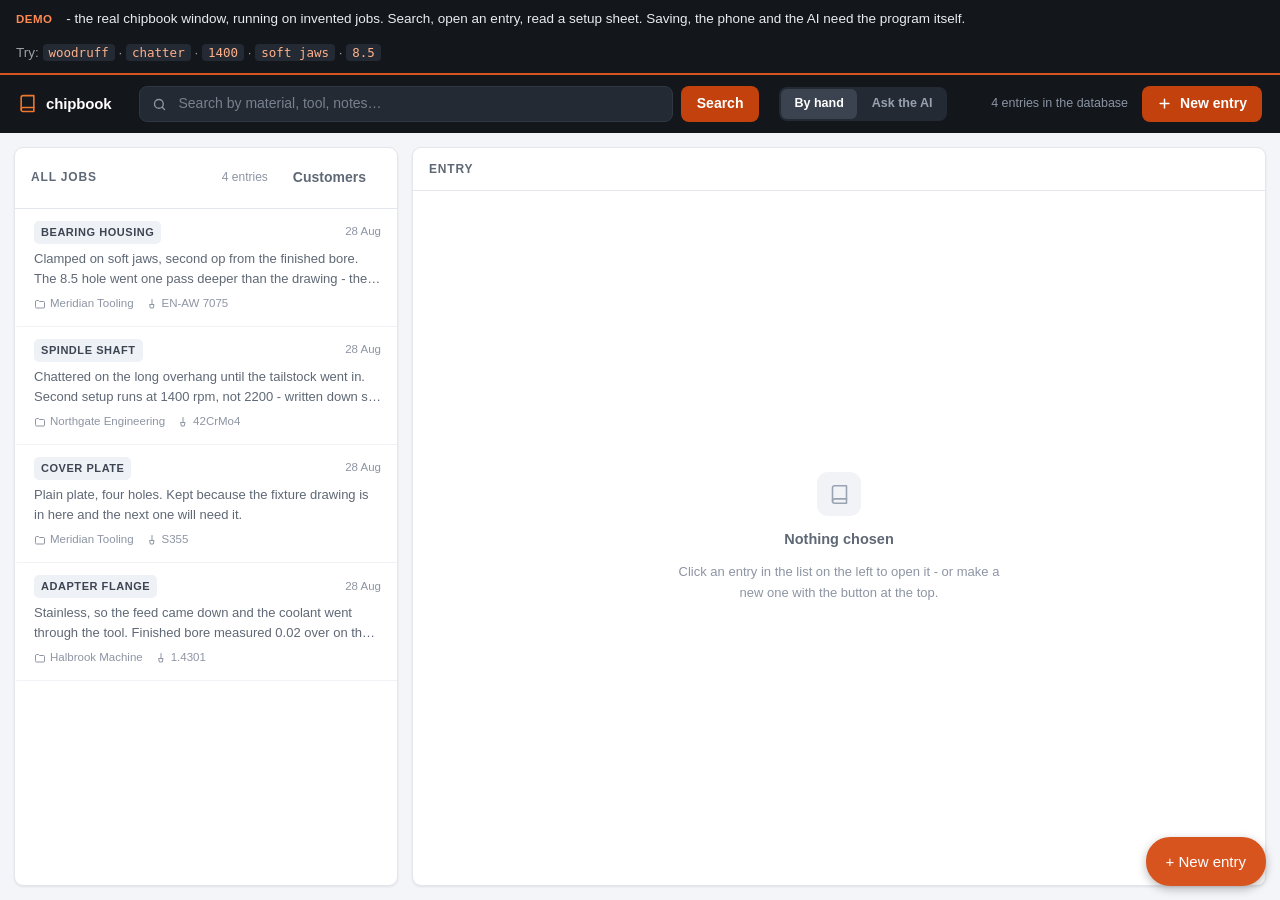
<file: docs/index.html>
<title>chipbook demo</title>
<style>
/* CHIPBOOK IS LIGHT - SAID AT THE LEVEL OF THE WHOLE PAGE.
CAUGHT ON A PHONE: with dark mode switched on, iOS repainted the form
fields black even though they had a white background in the code. The
declaration on my own screen was not enough - the phone reads it
EXCLUSIVELY from the root of the page. */
:root{color-scheme:light}

:root{
  --bg:#f4f5f8;
  --panel:#ffffff;
  --border:#e3e6ec;
  --border-strong:#d2d7df;
  --text:#0f1319;
  --faint:#5f6875;
  --fainter:#8d95a3;
  --accent:#c2410c;
  --accent-dark:#9a3412;
  --accent-bg:#fff5ef;
  --accent-border:#f3cdb4;
  --graphite:#13161b;
  --graphite-light:#242a33;
  --green:#116b45;
  --green-bg:#eaf6f0;
  --red:#b42318;
  --red-bg:#fef3f2;
  --shadow:0 1px 2px rgba(16,19,25,.05), 0 1px 3px rgba(16,19,25,.04);
  --shadow-strong:0 8px 24px rgba(16,19,25,.10), 0 2px 6px rgba(16,19,25,.06);
  --r:9px;
}
*{box-sizing:border-box}
html,body{height:100%}
body{
  margin:0;
  background:var(--bg);
  color:var(--text);
  font:14px/1.55 -apple-system,BlinkMacSystemFont,"Segoe UI",Roboto,"Helvetica Neue",Arial,sans-serif;
  -webkit-font-smoothing:antialiased;
  display:flex;flex-direction:column;
}
button,input,textarea{font:inherit;color:inherit}
/* HIDDEN IS TO MEAN HIDDEN - a general rule, for the whole page.
The `hidden` attribute works by the browser giving the element
display:none - but EVERY rule of our own with a class is stronger and
undoes that hiding. Caught twice within an hour: first the screen with
the code (.gate, display:flex) rolled to the top even on the laptop,
then the same bug came back on a new button (.btn,
display:inline-flex). Rather than correcting it element by element, we
say it once and for all. */
[hidden]{display:none !important}

/* ---------------------------------------------- the view from a phone
From a phone we do EXACTLY two things besides searching: a photo and a
note (widened later to cover photos - the camera is in the phone alone,
so a photo of the part has no other road into the database).
Everything else goes: a new entry (three obligatory fields on a small
screen), editing, deleting and opening things on the laptop, where
nobody is standing.
THE DISTINCTION GOES BY DEVICE, NOT BY SCREEN WIDTH - a narrow window on
the laptop is to have everything. The hiding is only so as not to
promise what is not there; the real gate stands in the server. */
body[data-remote="1"] #btn-new,
body[data-remote="1"] #btn-edit,
body[data-remote="1"] #btn-folder,
body[data-remote="1"] #delete-zone{display:none !important}
/* ---------------------------------------------------------- bar */
.bar{
  display:flex;align-items:center;gap:20px;
  height:58px;padding:0 18px;flex:0 0 auto;
  background:var(--graphite);color:#fff;
}
/* The logo is also a "home" button - the way it is on websites.
Reported from use: there was no way at all to get back to the starting
state without restarting the program. */
.brand{display:flex;align-items:center;gap:9px;font-weight:600;letter-spacing:-.01em;
  font-size:15px;cursor:pointer;padding:5px 8px;margin-left:-8px;border-radius:8px;
  transition:background .12s}
.brand:hover{background:#20262f}
.brand:focus-visible{outline:2px solid #4b5665;outline-offset:1px}
.brand svg{display:block}
.searchbox{
  position:relative;flex:1;max-width:620px;display:flex;align-items:center;gap:8px;
}
/* The field holds its own piece of the bar at a fixed height, and the
field itself lies ON TOP of it (absolutely). Thanks to that, in AI mode
it can grow downwards without moving the bar or the list below. */
.field-wrap{position:relative;flex:1;height:36px}
.field-wrap svg{position:absolute;left:13px;top:11px;color:#8b94a3;pointer-events:none;z-index:2}
.field-wrap textarea{
  position:absolute;left:0;top:0;z-index:1;
  width:100%;height:36px;
  /* min-height:0 is NECESSARY: further down this file stands a rule
  textarea{min-height:190px} written for the notes field, and min-height
  beats height. Without this the search field spread over half the screen -
  caught live. */
  min-height:0;
  padding:8px 14px 8px 38px;
  background:var(--graphite-light);border:1px solid #2f3743;border-radius:8px;
  color:#fff;outline:none;resize:none;overflow:auto;
  font:inherit;line-height:1.25;
  transition:border-color .12s,background .12s,height .12s;
}
.field-wrap textarea::placeholder{color:#78818f}
.field-wrap textarea:focus{border-color:#4b5665;background:#2a313b}
/* The same colour as the default field (--graphite-light #242a33), only
letting the light through - it is visible that the list underneath has
not gone, it is merely covered. The blur means the text underneath does
not get in the way of reading what is being typed. */
.field-wrap textarea.question{
  height:132px;
  /* The top in the colour of the default field, the bottom a little darker -
  thanks to that the expanded field has a floor rather than melting into
  the list below. */
  background:linear-gradient(180deg,
             rgba(33,39,48,.90) 0%,
             rgba(14,17,22,.97) 100%);
  -webkit-backdrop-filter:blur(4px);
  backdrop-filter:blur(4px);
  box-shadow:0 14px 30px rgba(0,0,0,.3);
}
.searchbox .btn-search{
  /* z-index over the expanded field - otherwise its shadow would cover moreBtn */
  position:relative;z-index:3;
  flex:0 0 auto;height:36px;padding:0 16px;border-radius:8px;border:0;
  background:var(--accent);color:#fff;font:inherit;font-weight:600;
  cursor:pointer;transition:background .12s;
}
.searchbox .btn-search:hover{background:var(--accent-dark)}
/* ===================== AI MODE: THE BAR AND THE WINDOW =====================
In manual mode this piece of the beam is the search field. In AI mode the
field has nothing to do there (it neither searches nor asks), so it GIVES
UP ITS PLACE to the conversation bar. The "Search" button goes with it.
The bar DELIBERATELY does not look like a field to type in - it is orange,
with a spark and the word "open". One place in two meanings works only
when the two look different. */
.bar-ai{
  position:absolute;left:0;top:0;width:100%;height:36px;z-index:4;
  display:flex;align-items:center;gap:9px;padding:0 10px 0 12px;
  border-radius:8px;cursor:pointer;font:inherit;text-align:left;
  background:linear-gradient(90deg,rgba(194,65,12,.24),rgba(194,65,12,.10));
  border:1px solid rgba(243,205,180,.45);color:#fff;
  opacity:0;transform:translateY(-4px);pointer-events:none;
  transition:opacity .18s,transform .18s;
}
body[data-ai="1"] .bar-ai{opacity:1;transform:none;pointer-events:auto}
body[data-ai="1"] .field-wrap textarea,
body[data-ai="1"] .field-wrap svg{opacity:0;pointer-events:none}
body[data-ai="1"] .searchbox .btn-search{display:none}
.bar-ai:hover{background:linear-gradient(90deg,rgba(194,65,12,.34),rgba(194,65,12,.16))}
.bar-ai .spark{width:14px;height:14px;color:#f6b48d;flex:0 0 auto}
.bar-ai .what{font-size:13px;font-weight:600;white-space:nowrap;overflow:hidden;text-overflow:ellipsis}
.bar-ai .count{color:#d3ac97;font-size:12.5px;white-space:nowrap}
.bar-ai .back{margin-left:auto;color:#f6b48d;font-size:12px;font-weight:600;white-space:nowrap}

/* THE CONVERSATION WINDOW. It folds away with a click beside it and comes
back with a click on the bar - thanks to that the jobs can be looked at
without losing the conversation. `visibility`, not transparency alone:
otherwise the writing field would hold the cursor in a hidden window and
the browser would scroll the page to it. */
.ai-window{
  position:absolute;left:14px;top:14px;width:600px;max-width:calc(100% - 28px);
  z-index:30;background:var(--panel);border:1px solid var(--border-strong);
  border-radius:12px;box-shadow:var(--shadow-strong);
  display:flex;flex-direction:column;max-height:calc(100% - 28px);
  opacity:0;transform:translateY(-8px) scale(.99);pointer-events:none;
  visibility:hidden;transition:opacity .18s,transform .18s,visibility 0s linear .18s;
}
body[data-ai-window="open"] .ai-window{
  opacity:1;transform:none;pointer-events:auto;visibility:visible;
  transition:opacity .18s,transform .18s,visibility 0s;
}
.ai-window .heading-ai{
  display:flex;align-items:center;gap:8px;padding:11px 12px 10px 14px;
  border-bottom:1px solid var(--border);flex:0 0 auto;
}
.ai-window .heading-ai .title{
  display:flex;align-items:center;gap:7px;font-size:12px;font-weight:700;
  letter-spacing:.04em;text-transform:uppercase;color:var(--accent);
}
.ai-window .heading-ai .spark{width:14px;height:14px}
.ai-window .collapse{
  margin-left:auto;width:28px;height:28px;border:0;background:transparent;
  border-radius:7px;cursor:pointer;color:var(--faint);font-size:16px;
  display:grid;place-items:center;font-family:inherit;
}
.ai-window .collapse:hover{background:#f1f3f6;color:var(--text)}
/* Inside the window the chat needs no background or line of its own - the
window is itself the sheet of paper. */
.ai-window .chat{background:transparent;border-bottom:0;padding:12px 0}
.ai-window .chat[hidden]{display:none}

@media (max-width:860px){
  /* THE PHONE: the window comes in FROM THE BOTTOM, because the keyboard
  takes the lower half of the screen - with the window at the top one would
  be typing blind. The field and the buttons stay above the keyboard, and
  the sheet does not cover the whole list. */
  .ai-window{
    left:0;right:0;top:auto;bottom:0;width:auto;max-width:none;
    border-radius:14px 14px 0 0;border-left:0;border-right:0;border-bottom:0;
    max-height:76%;transform:translateY(10px);
  }
}

.bar-right{margin-left:auto;display:flex;align-items:center;gap:14px}
.counter{color:#8b94a3;font-size:12.5px;white-space:nowrap}
/* The address for the phone - it is to catch the eye more than the version
does, because a person COPIES IT OUT rather than merely reading it. */
.phone-address{color:#f0762e;font-weight:600;font-variant-numeric:tabular-nums}
/* A small, quiet button beside the code - it is to be at hand but not to
invite clicking, because it cuts the phones off. */
.btn-small{height:26px;padding:0 10px;font-size:12px}
/* The button with the code shown. It has to look different from a button
meant for clicking - so that one glance says this is no longer an
invitation but a figure to copy out. */
.btn-small.shown{
  background:var(--accent);border-color:var(--accent);color:#fff;
  font-weight:700;font-size:14px;letter-spacing:3px;
  font-variant-numeric:tabular-nums;padding:0 12px;
}

.btn{
  display:inline-flex;align-items:center;gap:8px;
  height:36px;padding:0 14px;border-radius:8px;
  border:1px solid transparent;background:#fff;color:var(--text);
  cursor:pointer;font-weight:550;white-space:nowrap;
  transition:background .12s,border-color .12s,box-shadow .12s,transform .04s;
}
.btn:active{transform:translateY(.5px)}
.btn-accent{background:var(--accent);color:#fff}
.btn-accent:hover{background:var(--accent-dark)}
.btn-light{background:var(--panel);border-color:var(--border-strong);color:var(--text)}
.btn-light:hover{background:#f7f8fa;border-color:#bcc3cd}
.btn-quiet{background:transparent;color:var(--faint);border-color:transparent}
.btn-quiet:hover{background:#eceff3;color:var(--text)}
.btn:disabled{opacity:.45;cursor:not-allowed}
.btn:disabled:hover{background:var(--accent)}

.bar-alert{
  flex:0 0 auto;display:flex;align-items:center;gap:10px;
  padding:11px 18px;background:#fff4e5;border-bottom:1px solid #f0cfa0;
  color:#7a4a10;font-size:13px;
}
.bar-alert svg{flex:0 0 auto}
.bar-alert b{font-weight:650}
.bar-alert[hidden]{display:none}

/* ---------------------------------------------------------- layout */
/* position:relative, because the floating AI conversation window
`#ai-window` hangs here. Without it the coordinates would be counted from
the page. */
main{flex:1;display:flex;min-height:0;padding:14px;gap:14px;position:relative}
.panel{background:var(--panel);border:1px solid var(--border);border-radius:var(--r);box-shadow:var(--shadow);display:flex;flex-direction:column;min-height:0}
.col-list{flex:0 0 384px;overflow:hidden}
.col-detail{flex:1;overflow:hidden;min-width:0}

.heading-panel{
  display:flex;align-items:center;gap:10px;flex:0 0 auto;
  padding:12px 16px;border-bottom:1px solid var(--border);
}
.heading-panel h2{margin:0;font-size:12px;font-weight:650;letter-spacing:.07em;text-transform:uppercase;color:var(--faint)}
.heading-panel .count{margin-left:auto;font-size:12px;color:var(--fainter)}

/* ---------------------------------------------------------- list */
.list{overflow-y:auto;flex:1;min-height:0}
.row{
  display:block;width:100%;text-align:left;background:none;border:0;
  border-bottom:1px solid #f0f2f5;border-left:3px solid transparent;
  padding:12px 16px 13px;cursor:pointer;transition:background .1s;
}
.row:hover{background:#f8f9fb}
.row.chosen{background:var(--accent-bg);border-left-color:var(--accent)}
.row-top{display:flex;align-items:center;gap:9px;margin-bottom:5px}
.badge{
  font-size:11px;font-weight:650;letter-spacing:.05em;text-transform:uppercase;
  padding:3px 7px;border-radius:5px;background:#eef1f5;color:#3d4552;
  max-width:190px;overflow:hidden;text-overflow:ellipsis;white-space:nowrap;
}
.chosen .badge{background:#fbe4d5;color:var(--accent-dark)}
.data{margin-left:auto;font-size:11.5px;color:var(--fainter);white-space:nowrap}
.snippet{color:var(--faint);font-size:13px;display:-webkit-box;-webkit-line-clamp:2;-webkit-box-orient:vertical;overflow:hidden}
.meta-row{margin-top:6px;font-size:11.5px;color:var(--fainter);display:flex;gap:12px;flex-wrap:wrap}
.meta-row span{display:inline-flex;align-items:center;gap:4px}
mark{background:#ffe4a3;color:inherit;border-radius:3px;padding:0 1px}

.correction[hidden]{display:none}
.correction{
  flex:0 0 auto;display:flex;gap:9px;align-items:flex-start;
  margin:12px 16px 0;padding:10px 12px;border-radius:8px;
  background:#fffaf0;border:1px solid #f2e0bd;color:#7a5b17;font-size:12.5px;
}
.correction svg{flex:0 0 auto;margin-top:1px}

/* ---------------------------------------- switch: by hand / AI */
.modes{display:flex;gap:2px;padding:2px;background:#232a34;border-radius:8px;flex:0 0 auto}
.modes button{
  height:30px;padding:0 13px;border:0;border-radius:6px;cursor:pointer;
  background:transparent;color:#98a1af;font-size:12.5px;font-weight:600;
  font-family:inherit;transition:background .12s,color .12s;
}
.modes button:hover{color:#dfe4ea}
.modes button.chosen{background:#3a434f;color:#fff}

/* The model's answer. DELIBERATELY a different background from the jobs -
a person is to see at first glance that this sentence was composed by the
model and is not a quotation from the database. The sources below are
ordinary entries out of the search. */
.answer-ai[hidden]{display:none}
.answer-ai{
  flex:0 0 auto;margin:12px 16px 0;padding:12px 13px;border-radius:8px;
  background:#f2f6fb;border:1px solid #cfdcea;color:#26313f;font-size:13px;
  line-height:1.5;
}
.answer-ai .content-ai{display:block;white-space:pre-wrap}
/* THE CHAT IS A SEPARATE PART OF THE PROGRAM and is to look like one. Its
own background, its own frame and a clear edge at the bottom - below it
the ordinary jobs begin and that has to be visible. */
.chat[hidden]{display:none}
.chat{
  /* A NEUTRAL background, with no blue - otherwise it merged with the
  model's bubble, which is cool as well. */
  flex:0 0 auto;background:#f1f2f4;border-bottom:1px solid #d7dae0;
  padding:12px 0 12px;
}
.answer-ai.conversation{background:transparent;border:0;padding:0;margin:0 16px;
  max-height:44vh;overflow:auto;display:flex;flex-direction:column;gap:11px}
.answer-ai .turn{display:flex;flex-direction:column;gap:3px;max-width:92%}
.answer-ai .turn.me{align-self:flex-end;align-items:flex-end}
.answer-ai .turn.ai{align-self:flex-start;align-items:flex-start}
.answer-ai .who{
  font-size:10.5px;font-weight:650;letter-spacing:.04em;text-transform:uppercase;
  color:#5a636d;
}
.answer-ai .bubble{
  display:block;padding:9px 12px;border-radius:11px;font-size:13px;
  line-height:1.5;white-space:pre-wrap;
}
/* Orange, but LIGHT and soft - not the one from the buttons. Thanks to
that it is visible that this is a person's voice and not something to
click. The dark graphite tried earlier merged with the rest of the
window. */
.answer-ai .bubble.me{
  background:#fbe4d5;border:1px solid #f1c8aa;color:#70401f;
  border-bottom-right-radius:3px;
}
/* A cool blue facing the person's warm bubble - two voices are visible at
once, and neither is an ordinary white sheet of paper. */
.answer-ai .bubble.ai{
  background:#d6e6f6;border:1px solid #b2cde7;color:#1d2b38;
  border-bottom-left-radius:3px;
}
.answer-ai .bubble.waiting{color:var(--faint);font-style:italic;background:transparent;border:0;padding-left:0}
/* A FAILURE IS NOT AN ANSWER AND THE WINDOW HAS TO SAY SO. These are the
colours the answer field carried for this same purpose back when there was
one answer instead of a conversation - the rule sat on the container, where
it could never fire, because a conversation is not one answer. It belongs
on the turn that failed, the way the waiting state above already does. */
.answer-ai .bubble.failed{
  background:#fdf1ef;border:1px solid #e7c3bd;color:#7d2b20;
}

/* THE "TALKING ABOUT:" BAR. It says WHICH job further questions go to.
WHITE AND NOT IN THE ACCENT COLOUR, and that is not a matter of taste -
both reasons already stand in comments in this file: orange here means
"click me" (and the bar is information, not a button), and the accent
background #fff5ef lies a hair from the person's bubble #fbe4d5 and would
merge with it. */
.bar-conversation[hidden]{display:none}
.bar-conversation{
  display:flex;align-items:center;gap:9px;
  margin:0 16px 11px;padding:7px 8px 7px 12px;
  background:#fff;border:1px solid var(--border-strong);border-radius:9px;
}
.bar-conversation .label{
  font-size:10.5px;text-transform:uppercase;letter-spacing:.05em;
  font-weight:650;color:var(--fainter);flex:0 0 auto;
}
.bar-conversation .name{
  font-weight:650;font-size:13px;color:var(--text);
  white-space:nowrap;overflow:hidden;text-overflow:ellipsis;
}
.bar-conversation .note{
  color:var(--faint);font-size:12px;
  white-space:nowrap;overflow:hidden;text-overflow:ellipsis;
}
/* Red, because in chipbook red means "take it off" everywhere else. Grey
was tried on the photos and got lost in the row. */
.bar-conversation .unpin{
  margin-left:auto;flex:0 0 auto;width:26px;height:26px;
  border:0;border-radius:7px;background:transparent;color:var(--red);
  font-size:16px;line-height:1;cursor:pointer;
}
.bar-conversation .unpin:hover{background:var(--red-bg)}
/* On a narrow screen the customer and the material go FIRST. The room goes
to the name, because that is what tells the jobs apart. */
@media (max-width: 820px){
  .bar-conversation .note{display:none}
}

/* A CANDIDATE TO BE POINTED AT. When chipbook has found several jobs and
is waiting for a person to point at one, the rows say so themselves.
WHY A SENTENCE IN THE BUBBLE WAS NOT ENOUGH: it was read, then clicked -
and the program opened the card instead of choosing. The sentence had
been there from the start; it was not enough even for the person building
the program. */
.row.candidate{border-left-color:var(--accent)}
/* "CHOOSE" IS A BUTTON AND IS TO LOOK LIKE ONE.
Until this change the whole row meant "I choose this one" - and it was
reported that a person wants to SEE the job first. So the row went back to
opening the preview, and choosing got a place of its own to click. */
.row.candidate .choose{
  margin-left:auto;font-size:11.5px;font-weight:650;color:var(--accent);
  white-space:nowrap;cursor:pointer;padding:3px 9px;
  border-radius:6px;border:1px solid var(--accent-border);
  background:var(--accent-bg);
}
.row.candidate .choose:hover{
  background:#fbe4d5;border-color:var(--accent);
}
.row.candidate .data{margin-left:12px}
.heading-panel h2.choice{color:var(--accent)}

/* The field for the rest of the conversation stands UNDER the bubbles, in
the conversation panel - and not in the search bar at the top. That is
where a question starts; here a conversation goes on. */
.chat-field[hidden]{display:none}
.chat-field{
  flex:0 0 auto;display:flex;gap:8px;align-items:flex-end;
  margin:11px 16px 0;
}
.chat-field textarea{
  flex:1;min-height:0;height:56px;resize:none;padding:9px 11px;
  border:1px solid #cbd3dc;border-radius:9px;
  background:#fff;color:var(--text);font:inherit;font-size:13px;
  line-height:1.4;outline:none;
}
/* A cool border while typing. Orange is the colour of buttons in this
window and beside a text field looked like a warning. */
.chat-field textarea:focus{border-color:#9db2c7;
  box-shadow:0 0 0 3px rgba(61,75,92,.10)}
.chat-field button{
  flex:0 0 auto;height:36px;padding:0 15px;border:0;border-radius:8px;
  background:var(--accent);color:#fff;font:inherit;font-weight:600;
  cursor:pointer;transition:background .12s;
}
.chat-field button:hover{background:var(--accent-dark)}
.chat-field button.quiet{background:transparent;color:var(--faint);
  border:1px solid var(--border-strong);font-weight:550;padding:0 11px}
.chat-field button.quiet:hover{background:#f7f8fa;color:var(--text)}
.answer-ai .source{
  display:block;margin-top:9px;padding-top:7px;border-top:1px solid #dbe4ee;
  color:#6b7787;font-size:11.5px;
}
/* THE SOURCE UNDER THE BUBBLE, NOT IN IT (chosen from three variants on a
preview). The bubble is to be as small as the answer - "1.0 mm" and
nothing more. The source is a footnote: small, grey, beside it. The .source
style above stays untouched, because the older road showAnswer uses
it. */
.answer-ai .source-beside{
  margin-top:4px;padding-left:2px;color:var(--fainter);
  font-size:11px;line-height:1.4;
}
/* A WARNING WHEN THE POINTER COULD NOT BE FOUND.
Not red: this is neither an error nor a warning about a mistake. The
answer has support in the text; only the PLACE is unconfirmed. Red would
say something we have not measured. */
.answer-ai .source-beside .uncertain{
  display:block;color:#8a6d1f;
}
/* It looks like a link, because it is one - it unfolds what the model
wrote beyond the answer. */
.answer-ai .more{
  display:block;margin-top:7px;background:transparent;border:0;
  padding:0;color:#5a7a9c;font-size:11.5px;font-weight:600;
  cursor:pointer;text-decoration:underline;font-family:inherit;
}
.answer-ai.empty{background:#f6f7f9;border-color:var(--border-strong);color:var(--faint)}
.answer-ai.waiting{color:var(--faint)}

/* ---------------------------------------------------------- empty-state */
.empty-state{
  flex:1;display:flex;flex-direction:column;align-items:center;justify-content:center;
  gap:12px;padding:44px 32px;text-align:center;color:var(--fainter);
}
.empty-state .icon-big{
  width:44px;height:44px;border-radius:11px;background:#f1f3f7;
  display:flex;align-items:center;justify-content:center;color:#9aa3b2;
}
.empty-state h3{margin:0;font-size:14.5px;font-weight:600;color:var(--faint)}
.empty-state p{margin:0;max-width:330px;font-size:13px;line-height:1.6}

/* ------------------------------------------------------------ detail */
.content{overflow-y:auto;flex:1;min-height:0;padding:26px 30px 34px}
.content-narrow{max-width:760px}
.title{display:flex;align-items:flex-start;gap:14px;margin-bottom:4px}
.title h1{margin:0;font-size:23px;line-height:1.25;font-weight:650;letter-spacing:-.02em}
.title .btn{margin-left:auto;flex:0 0 auto}
.subtitle{color:var(--fainter);font-size:12.5px;margin-bottom:22px}

.grid{
  display:grid;grid-template-columns:repeat(auto-fit,minmax(168px,1fr));
  gap:1px;background:var(--border);border:1px solid var(--border);
  border-radius:8px;overflow:hidden;margin-bottom:26px;
}
.field{background:var(--panel);padding:11px 13px}
.field dt{font-size:11px;font-weight:600;letter-spacing:.05em;text-transform:uppercase;color:var(--fainter);margin-bottom:3px}
.field dd{margin:0;font-size:13.5px;word-break:break-word}
.field dd.empty{color:#b3bac5;font-style:italic}

.section-title{font-size:11px;font-weight:650;letter-spacing:.07em;text-transform:uppercase;color:var(--faint);margin:0 0 10px}
.notes{
  white-space:pre-wrap;word-break:break-word;font-size:14.5px;line-height:1.72;
  background:#fbfcfd;border:1px solid var(--border);border-radius:8px;padding:16px 18px;
}
.note-block{margin-top:24px;border-top:1px solid var(--border);padding-top:20px}

/* --------------------------------------------------------------- form */
.form-row{display:flex;gap:14px;flex-wrap:wrap;margin-bottom:16px}
.group{display:flex;flex-direction:column;gap:6px;flex:1;min-width:190px}
.group.wide{flex-basis:100%}
label{font-size:12.5px;font-weight:600;color:var(--faint)}
label .star{color:var(--accent);margin-left:2px}
label .opt{font-weight:400;color:var(--fainter);margin-left:5px}
input[type=text],textarea{
  width:100%;background:var(--panel);border:1px solid var(--border-strong);
  border-radius:8px;padding:9px 11px;outline:none;
  transition:border-color .12s,box-shadow .12s;
}
input[type=text]{height:38px}
textarea{resize:vertical;min-height:190px;line-height:1.65}
input[type=text]:focus,textarea:focus{border-color:var(--accent);box-shadow:0 0 0 3px rgba(194,65,12,.11)}
.hint{font-size:12px;color:var(--fainter);margin-top:-2px}
.bar-actions{
  display:flex;align-items:center;gap:10px;margin-top:22px;
  padding-top:18px;border-top:1px solid var(--border);
}
.bar-actions .spacer{margin-left:auto}
.form-error-box{
  display:flex;gap:8px;align-items:flex-start;margin-bottom:16px;padding:10px 12px;
  border-radius:8px;background:var(--red-bg);border:1px solid #fbd0cb;
  color:var(--red);font-size:13px;
}

.btn-red{background:var(--red);color:#fff}
.btn-red:hover{background:#8f1d14}
.delete-zone{display:flex;align-items:center;gap:8px;margin-left:14px}
.delete-zone .question{font-size:12.5px;color:var(--red);font-weight:600;white-space:nowrap}
.delete-zone .btn{height:30px;padding:0 11px;font-size:12.5px}

/* --------------------------------------------------- content preview */
.file-preview{margin-top:8px}
.preview-notice{
  margin:0 0 12px;padding:9px 11px;border-radius:8px;font-size:12.5px;
  background:#fffaf0;border:1px solid #f2e0bd;color:#7a5b17;
}
.block{margin-bottom:18px}
.block h4{
  margin:0 0 7px;font-size:12px;font-weight:650;letter-spacing:.04em;
  text-transform:uppercase;color:var(--accent-dark);
  display:flex;align-items:center;gap:7px;
}
.block h4 .count-in{
  font-weight:500;letter-spacing:0;text-transform:none;color:var(--fainter);
  background:#eef1f5;border-radius:20px;padding:1px 8px;font-size:11px;
}
.preview-grid{
  display:grid;grid-template-columns:repeat(auto-fit,minmax(190px,1fr));
  gap:1px;background:var(--border);border:1px solid var(--border);
  border-radius:8px;overflow:hidden;margin:0;
}
.table-wrap{overflow-x:auto;border:1px solid var(--border);border-radius:8px}
.table-xml{border-collapse:collapse;width:100%;font-size:12.5px}
.table-xml th{
  background:var(--graphite);color:#fff;text-align:left;font-weight:600;
  padding:7px 10px;white-space:nowrap;font-size:11px;letter-spacing:.03em;
  text-transform:uppercase;
}
.table-xml td{padding:7px 10px;border-top:1px solid var(--border);vertical-align:top}
.table-xml td.field-name{
  color:var(--fainter);font-size:11px;font-weight:600;letter-spacing:.05em;
  text-transform:uppercase;white-space:nowrap;width:1%;
}
.table-xml th.heading-value{text-transform:none;letter-spacing:0;font-size:12px}
.table-xml tbody tr:nth-child(even){background:#f8f9fb}
.table-xml td:empty:after{content:"-";color:#c3c9d2}

/* ------------------------------------- operations one under another
Repeating sections of a setup sheet used to stand SIDE BY SIDE in
columns - and that was the owner's own wish. The end user worked with it
for a week and said that the vertical reads better; the owner added his
own: "when it is long sideways I scroll and lose track of which column is
which, and that is annoying".
The value is LARGER than the field name, because it is the figure one
reads. There is ONE layout - the same on the laptop and on the phone. */
.op-block{border:1px solid var(--border);border-radius:8px;
  padding:12px 14px;margin-bottom:10px;background:var(--panel)}
.op-top{margin:0 0 8px}
.op-no{font-size:11px;font-weight:650;letter-spacing:.05em;
  text-transform:uppercase;color:var(--fainter)}
.op-title{display:block;font-size:16px;font-weight:600;margin-top:2px}
.op-pair{display:flex;justify-content:space-between;align-items:baseline;
  gap:14px;padding:8px 0;border-top:1px solid var(--border)}
.op-pair:first-of-type{border-top:0}
.op-name{color:var(--fainter);font-size:11px;font-weight:600;
  letter-spacing:.05em;text-transform:uppercase;flex:0 0 auto}
.op-value{font-size:17px;font-variant-numeric:tabular-nums;
  text-align:right;word-break:break-word}
.show-more{display:block;width:100%;margin-top:4px;padding:13px;
  background:var(--accent-bg);border:1px solid var(--accent-border);
  border-radius:9px;color:var(--accent-dark);font-size:15px;
  font-weight:600;font-family:inherit;cursor:pointer}
.show-more:hover{background:#ffece0}

.file-text{
  margin:0;padding:12px 14px;background:#fbfcfd;border:1px solid var(--border);
  border-radius:8px;max-height:420px;overflow:auto;
  font:12px/1.65 ui-monospace,SFMono-Regular,Consolas,monospace;
  white-space:pre;
}
.file-text .no{
  display:inline-block;width:44px;color:#b3bac5;user-select:none;
  text-align:right;padding-right:12px;
}
.file .expand{flex:0 0 auto;height:30px;padding:0 10px;font-size:12.5px}

/* ---------------------------------------------------------- files */
.dropzone{
  border:1.5px dashed var(--border-strong);border-radius:9px;
  padding:16px 18px;text-align:center;color:var(--fainter);font-size:13px;
  cursor:pointer;transition:border-color .12s,background .12s,color .12s;
  display:flex;flex-direction:column;align-items:center;gap:5px;
}
.dropzone:hover{border-color:#b9c0cb;background:#fafbfc}
.dropzone.over{border-color:var(--accent);background:var(--accent-bg);color:var(--accent-dark)}
.dropzone b{font-weight:600;color:var(--faint)}
.dropzone.over b{color:var(--accent-dark)}
.dropzone .small{font-size:11.5px}

.file{
  display:flex;align-items:center;gap:11px;
  padding:9px 11px;border:1px solid var(--border);border-radius:8px;
  margin-bottom:8px;background:var(--panel);
}
.file .ext{
  flex:0 0 auto;width:34px;height:34px;border-radius:7px;background:#eef1f5;
  color:#4a5361;font-size:9.5px;font-weight:700;letter-spacing:.03em;
  display:flex;align-items:center;justify-content:center;text-transform:uppercase;
  overflow:hidden;
}
.file .middle{flex:1;min-width:0}
.file .name{overflow:hidden;text-overflow:ellipsis;white-space:nowrap;font-size:13.5px}
.file .small{font-size:11.5px;color:var(--fainter)}
.file .btn{flex:0 0 auto;height:30px;padding:0 10px;font-size:12.5px}
.file.fading{opacity:.55}
.bar-progress{height:3px;background:#eceff3;border-radius:2px;overflow:hidden;margin-top:6px}
.bar-progress i{display:block;height:100%;width:0;background:var(--accent);transition:width .12s}

/* ---------------------------------------------------------- toast */
.toast{
  max-width:min(560px,90vw);position:fixed;left:50%;bottom:26px;transform:translate(-50%,14px);
  display:flex;align-items:center;gap:9px;
  padding:11px 16px;border-radius:9px;background:var(--graphite);color:#fff;
  box-shadow:var(--shadow-strong);font-size:13.5px;
  opacity:0;pointer-events:none;transition:opacity .16s,transform .16s;z-index:50;
}
.toast.visible{opacity:1;transform:translate(-50%,0)}
.toast.bad{background:var(--red)}
.toast .tick{color:#6ee7b7}

::-webkit-scrollbar{width:11px;height:11px}
::-webkit-scrollbar-thumb{background:#d6dae1;border:3px solid var(--panel);border-radius:8px}
::-webkit-scrollbar-thumb:hover{background:#c3c9d2}
::-webkit-scrollbar-track{background:transparent}

@media (max-width:900px){
  main{flex-direction:column;padding:10px;gap:10px}
  .col-list{flex:0 0 42%}
}

/* -------------------------------------------------------------- the gate
The view the phone sees BEFORE being let in. It deliberately shows nothing
out of the database - neither the number of entries nor a name - so that
somebody who lands here by accident learns nothing from this page beyond
the fact that some program is standing here. */
.gate{
  position:fixed;inset:0;z-index:50;
  background:var(--graphite);
  display:flex;align-items:center;justify-content:center;padding:24px;
}
/* WITHOUT THIS ONE LINE THE GATE STANDS ALWAYS. The hidden attribute hides
an element by the browser giving it display:none - but our own rule from
a class (display:flex) is stronger and undoes that hiding. The effect: the
screen with the code covered the program on the laptop too, which had the
token. Caught only after a measurement from PowerShell showed a token of
length 32 while the browser was still asking for the code. */
.gate[hidden]{display:none}
.gate-box{width:100%;max-width:340px;text-align:center;color:#fff}
.gate-box h2{font-size:20px;margin:0 0 10px}
.gate-box p{color:#9aa3b2;font-size:13.5px;line-height:1.5;margin:0 0 20px}
.gate-box input{
  width:100%;height:56px;text-align:center;
  font-size:30px;letter-spacing:10px;font-variant-numeric:tabular-nums;
  background:var(--graphite-light);border:1px solid #2f3743;border-radius:10px;
  color:#fff;outline:none;
}
.gate-box input:focus{border-color:var(--accent)}
.gate-box button{
  width:100%;height:48px;margin-top:14px;border:0;border-radius:10px;
  background:var(--accent);color:#fff;font:inherit;font-weight:600;
  font-size:16px;cursor:pointer;
}
.gate-error{margin-top:14px;color:#ff9d7a;font-size:13.5px;min-height:20px}

/* ------------------------------------------------------------ the phone
A CORRECTION TO WHAT I WROTE MYSELF: I said the file has not one rule for
a narrow screen. It has - it stands above, for 900 pixels, and folds the
two panels into a column. It was written for a narrow WINDOW on a
monitor, not for a phone, but it exists and has to be overridden rather
than wished away.
The phone is to serve searching at the machine, so the point is not "that
it fits", but that THE SEARCH FIELD is the first thing seen.
WHAT GOES: the "New entry" button. Entries are not created from the phone,
and a button promising something that is not there is worse than its
absence - the same principle that deleted the keyboard shortcuts. */
@media (max-width: 820px){
  .bar{flex-wrap:wrap;height:auto;gap:8px;padding:8px 12px}
  /* The order on screen differs from the order in the code: first the name
  and the counter, under them the SEARCH across the full width, and the AI
  switch at the end. */
  .brand{order:1;font-size:16px}
  .bar-right{order:2;gap:10px}
  .searchbox{order:3;flex:1 0 100%;max-width:none}
  .modes{order:4}

  /* A finger does not hit 36 pixels the way a mouse does.
  16px in text fields is NECESSARY on an iPhone: with a smaller font Safari
  zooms the whole page in when a field is touched. */
  /* THE FIELD ON TWO LINES STRAIGHT AWAY. On a large screen the field grows
  only when a person is standing in it (see refreshFieldHeight) - and on a
  monitor that is enough, because the hint text fits on one line. On a phone
  that same text breaks onto two and THE SECOND WAS BEING CUT OFF: what
  could be seen was "Ask a question as a whole sentence and", and the rest
  vanished under the edge. Reported with a screenshot. */
  .field-wrap,.field-wrap textarea{height:62px}
  .searchbox .btn-search{height:44px}
  .field-wrap svg{top:14px}
  .field-wrap textarea{padding-top:11px;padding-bottom:11px;font-size:16px}
  .field-wrap textarea.question{height:150px}
  #chat-input{font-size:16px}
  .modes button{padding:9px 14px}

  main{flex-direction:column;padding:8px;gap:8px}
  /* Overrides the rule from 900 pixels, which gave the list a rigid 42% of
  the height. Since one panel at a time is visible on a phone, it is to take
  the whole free height rather than not quite half. */
  .col-list,.col-detail{flex:1 1 auto;min-height:0}

  /* ONE PANEL AT A TIME: the list, and after a tap on an entry - the entry
  alone, full screen. The way back to the list is a tap on the logo.
  WRITTEN THE OPPOSITE WAY ROUND FROM WHAT INSTINCT SUGGESTS: by default the
  LIST is visible, and it is hidden only under an explicit mode. Were it the
  other way round, for a moment after the page opens - before JavaScript
  sets the mode - nothing would be visible at all. */
  body[data-mode="detail"] .col-list,
  body[data-mode="new"] .col-list{display:none}
  body:not([data-mode="detail"]):not([data-mode="new"]) .col-detail{display:none}

  /* The entry fields one under another - two columns on 390 pixels break
  every longer name. */
  .fields{grid-template-columns:1fr}
  .form-row{flex-direction:column;gap:10px}
  .group{min-width:0}

  /* A setup sheet table is wide by nature and stays that way - it is moved
  sideways with a finger. Narrowing it would mean breaking the figures, and
  those are the only reason anybody looks at it. */
  .table-wrap{overflow-x:auto;-webkit-overflow-scrolling:touch}
}
/* THE SCREEN WITH NO LAPTOP - styles written out explicitly, for a NARROW
SCREEN. CAUGHT IN USE: leaning on the window's styles gave dark fields,
blue buttons and a broken header on the phone, because the window has a
layout of its own for phones which my screen was not getting.
The colours are the same as in chipbook, but set here outright. */
#offline-screen{position:fixed;inset:0;z-index:9999;overflow:auto;
  background:#f4f5f7;color:#20242b;
  /* CAUGHT ON A PHONE: with dark mode switched on, iOS repaints form fields
  black BY ITSELF and ignores the background given. This one line tells it
  the screen is light - without it every field looks like a black rectangle
  even though it is white in the code. */
  color-scheme:light;
  font-family:-apple-system,BlinkMacSystemFont,"Segoe UI",sans-serif}
#offline-screen .off-bar{background:#13161b;padding:12px 14px}
#offline-screen .off-brand{display:flex;align-items:center;gap:9px;
  color:#fff;font-size:19px;font-weight:600;margin-bottom:10px}
#offline-screen .off-logo{width:24px;height:24px;border-radius:6px;
  background:#d8541f;display:inline-block;flex:none}
#offline-screen .off-dimmed{opacity:.35;pointer-events:none}
#offline-screen .off-search{background:#20242b;color:#8a9099;font-size:14px;
  border-radius:8px;padding:10px 12px}
#offline-screen .off-modes{display:flex;gap:6px;margin-top:8px}
#offline-screen .off-modes span{font-size:13px;color:#8a9099;padding:5px 12px}
#offline-screen .off-mode-chosen{background:#2b3038;color:#e8e8ea;
  border-radius:6px}
#offline-screen .off-alert{display:block;background:#8a5a00;color:#fff;
  padding:10px 14px;font-size:13.5px;line-height:1.45}
#offline-screen .off-section{display:flex;justify-content:space-between;
  align-items:baseline;gap:10px;margin:20px 0 8px}
#offline-screen .off-section b{font-size:12px;letter-spacing:.06em;
  text-transform:uppercase;color:#5f6672;font-weight:600}
#offline-screen .off-section i{font-style:normal;font-size:11.5px;color:#8a9099;
  text-align:right}
#offline-screen label{display:block;font-size:12px;color:#8a9099;
  margin:12px 0 4px}
#offline-screen .off-star{color:#d8541f}
/* THE FIELD COLOURS FORCED, EACH ONE SEPARATELY.
MEASURED ON A PHONE after three failed approaches: with dark mode switched
on, iOS repaints form fields and listens NEITHER to the declaration on my
own screen nor to the one in the page head. Confirmed by measurement - the
version number in the corner already showed the new page and the fields
were still black.
What is left is the only road the system does not go round: forcing it on
the fields themselves. Ugly, but measured. */
#offline-screen input[type=text],#offline-screen textarea{width:100%;
  box-sizing:border-box;padding:11px 12px;font-size:16px;
  border:1px solid #cfd3d9 !important;border-radius:6px;
  background-color:#ffffff !important;
  background-image:none !important;
  color:#20242b !important;-webkit-text-fill-color:#20242b !important;
  opacity:1 !important;color-scheme:light !important;
  -webkit-appearance:none !important;appearance:none !important}
#offline-screen input[type=text]:focus,#offline-screen textarea:focus{
  outline:none;border-color:#d8541f !important;
  background-color:#ffffff !important}
#offline-screen .off-content{background:#fff;border-radius:10px;
  border:1px solid #e3e6ea;margin:12px;padding:14px}
#offline-screen textarea{height:96px;resize:vertical}
#offline-screen .off-button{display:block;width:100%;box-sizing:border-box;
  padding:13px;margin-top:12px;font-size:15px;text-align:center;
  border-radius:8px;cursor:pointer;font-family:inherit;
  background:#fff;color:#20242b;border:1px solid #b9bec6}
#offline-screen .off-accent{background:#d8541f;color:#fff;border:0}
#offline-screen input[type=file]{display:none}
#offline-screen .off-small{font-size:11.5px;color:#8a9099;margin-top:7px;
  min-height:16px;word-break:break-word}
#offline-screen .off-job{border-top:1px solid #dfe2e6;padding:9px 0}
#offline-screen .off-job b{display:block;font-size:13px;color:#20242b}
#offline-screen .off-job p{margin:3px 0;font-size:13.5px;color:#3d4149}
/* IOS ZOOMS THE SCREEN IN when a field with a font smaller than 16 is
touched. REPORTED FROM USE: after a tap on "New entry" the window came in
zoomed and had to be zoomed back out by hand at every field. Sixteen
points is the only threshold that switches it off. */
@media (max-width:700px){
  .bar-actions-right{display:flex;justify-content:space-between;
    align-items:center;gap:12px}
  input[type=text],input[type=search],input[type=number],textarea,select{
    font-size:16px !important}
}
#off-new-on-phone{position:fixed;right:14px;bottom:14px;z-index:9998;
  background:#d8541f;color:#fff;border:0;border-radius:24px;
  padding:13px 20px;font-size:15px;font-family:inherit;
  box-shadow:0 3px 10px rgba(0,0,0,.28)}
/* WITH THE AI WINDOW OPEN THE BUTTON GOES (reported from a photo of a
phone screen). The AI sheet ends ABOVE THE KEYBOARD, that is exactly where
this button stands - it covered "Send" completely and a question could not
be sent without hiding the keyboard.
THIS IS NOT A NEW RULE BUT THE SAME ONE AS FOR THE FORM: the button
already goes away when a new entry is open (added after it had overlapped
"Save entry"). One rule instead of two.
WHY NOT MOVE IT HIGHER: the keyboard height differs on every phone and
changes with word suggestions, so any "higher by this much" would be
guesswork on somebody else's screen.
THE PRICE, NAMED: to create an entry with the AI window open, it has to be
folded away first - one tap on the bar. */
body[data-ai-window="open"] #off-new-on-phone{display:none}
/* THE SAME WHILE SEARCHING BY HAND (a second report). The cause is one and
the same: when the keyboard comes up the screen becomes half as short, and
the button stands in a corner that something else then occupies. So the
rule is one as well: YOU ARE TYPING - the button is not there. It comes
back when the keyboard is put away. */
body[data-typing="1"] #off-new-on-phone{display:none}
/* AND IT DOES NOT GET IN THE WAY WHILE THE DATABASE IS BROWSED (a third
report). While the list is scrolled the button takes itself out of the way
and comes back half a second after the scrolling stops.
WHY IT DOES NOT SIMPLY VANISH ON SCROLLING DOWN, the way other programs do
it: recognising the direction gets it wrong on Android when the list
bounces at the end, and then the button flickers. Waiting for the end of
the movement has no way of getting it wrong.
IT FADES RATHER THAN VANISHES - smoothly, so that the list movement does
not look like a fault. */
#off-new-on-phone{transition:opacity .18s,transform .18s}
body[data-scrolling="1"] #off-new-on-phone{
  opacity:0;transform:translateY(14px);pointer-events:none}
#startup-error{position:fixed;inset:0;z-index:10001;overflow:auto;padding:18px;
  background:#2a1414;color:#ffdede;font:14px/1.45 sans-serif}
#startup-error h2{margin:0 0 8px;font-size:19px}
#startup-error pre{white-space:pre-wrap;word-break:break-word;font-size:12px;
  background:#000;padding:10px;border-radius:6px}
/* THE VERSION NUMBER BY THE LOGO. It replaces the green status box, which
was ordered deleted. Something has to stay: with no number on screen "it
does not work" and "the fix did not arrive" look identical, and those are
two different things - twice that cost half a day.
Three characters by the logo take no room in the bar, and every screenshot
from the user says by itself which program it came from. */
.version-small{color:#6b727d;font-size:11px;font-weight:400;letter-spacing:0}
#offline-screen label{display:block;margin:14px 0 5px;font-size:13px;color:#9aa0a6}
#offline-screen input[type=text],#offline-screen textarea{width:100%;
  box-sizing:border-box;padding:12px;font-size:16px;border-radius:6px;
  border:1px solid #3a4048;background:#1b1f26;color:#e8e8ea}
#offline-screen textarea{height:92px}
#offline-screen button,#offline-screen .off-file{display:block;width:100%;
  box-sizing:border-box;padding:15px;margin-top:12px;font-size:16px;
  text-align:center;border:0;border-radius:8px;background:#1a6fb5;
  color:#fff;cursor:pointer}
#offline-screen .off-green{background:#146c2e}
#offline-screen input[type=file]{display:none}
#offline-screen #off-chosen,#offline-screen #off-log{font-size:13px;
  color:#9aa0a6;margin-top:8px;min-height:18px}
#offline-screen #off-queue{margin-top:20px;font-size:14px;line-height:1.5}
#offline-screen .off-job{border-top:1px solid #2a2f37;padding:8px 0}
#offline-screen .off-job span{color:#9aa0a6;font-size:12px}
/* THE LIST OF CHOSEN PHOTOS, BEFORE THE ENTRY IS SAVED.
Reported: "when adding photos some little icon is needed to remove one if
the photo came out badly". Until then a single line with file names stood
here and nothing could be taken off - a photo of a finger over the lens
went into the database and could only be deleted in the evening on the
laptop.
THE PREVIEW MATTERS MORE THAN THE CROSS: a bad photo is recognised by eye,
not by the name "photo 2". */
#offline-screen .off-file-row{display:flex;align-items:center;gap:10px;
  border-top:1px solid #2a2f37;padding:8px 0}
#offline-screen .off-file-preview{width:46px;height:46px;object-fit:cover;
  border-radius:6px;background:#000;flex:0 0 auto}
#offline-screen .off-file-badge{width:46px;height:46px;border-radius:6px;
  background:#2a2f37;color:#9aa0a6;font-size:11px;display:flex;
  align-items:center;justify-content:center;flex:0 0 auto}
#offline-screen .off-file-desc{flex:1 1 auto;min-width:0;font-size:14px}
#offline-screen .off-file-desc i{display:block;color:#9aa0a6;font-size:12px;
  font-style:normal}
/* Overrides the general rule "#offline-screen button" (full width) -
otherwise the cross would spread across the whole row.
RED, and not grey (reported): grey got lost in the row and it was not
visible that this was a button for deleting. The colour is the one
chipbook uses for deleting everywhere - var(--red) from the window,
that is the same shade as the "Yes, to the Recycle Bin" button. */
#offline-screen .off-delete-file{width:38px;height:38px;flex:0 0 auto;
  margin-top:0;padding:0;border-radius:19px;background:#b42318;
  color:#fff;font-size:20px;line-height:1;font-weight:600}
#offline-screen .off-delete-file:active{background:#8f1d14}
</style>
<style>
#demo-bar{position:sticky;top:0;z-index:10050;background:#13161b;color:#e9ecf1;
  font:13.5px/1.5 -apple-system,BlinkMacSystemFont,"Segoe UI",Arial,sans-serif;
  padding:9px 16px;border-bottom:2px solid #d65420;display:flex;gap:14px;
  flex-wrap:wrap;align-items:center}
#demo-bar b{color:#ff8a52;letter-spacing:.04em;text-transform:uppercase;
  font-size:11.5px}
#demo-bar span{color:#9aa0a6}
#demo-bar code{background:#242a33;color:#ffb08a;padding:1px 6px;border-radius:4px;
  font-family:Consolas,monospace;font-size:12.5px}
body.has-demo-bar{padding-top:0}
</style>

<header class="bar">
  <div class="brand" id="brand" role="button" tabindex="0"
       title="Back to the home screen">
    <svg width="19" height="19" viewBox="0 0 24 24" fill="none" stroke="#f0762e" stroke-width="2" stroke-linecap="round" stroke-linejoin="round">
      <path d="M4 19.5A2.5 2.5 0 0 1 6.5 17H20"></path>
      <path d="M6.5 2H20v20H6.5A2.5 2.5 0 0 1 4 19.5v-15A2.5 2.5 0 0 1 6.5 2z"></path>
    </svg>
    <span>chipbook</span>
  </div>

  <div class="searchbox">
    <div class="field-wrap">
      <svg width="15" height="15" viewBox="0 0 24 24" fill="none" stroke="currentColor" stroke-width="2.2" stroke-linecap="round">
        <circle cx="11" cy="11" r="7"></circle><path d="M20 20l-3.6-3.6"></path>
      </svg>
      <textarea id="search-field" rows="1" autocomplete="off" spellcheck="false"
                placeholder="Search by material, tool, notes&#8230;"></textarea>
      <!-- THE CONVERSATION BAR IN PLACE OF THE SEARCH FIELD. Visible only in
      AI mode, because there the search field does nothing anyway. It says
      what you are talking about and how many questions have been asked;
      a click opens the window. -->
      <button type="button" class="bar-ai" id="bar-ai">
        <svg class="spark" viewBox="0 0 24 24" fill="none" stroke="currentColor"
             stroke-width="2" stroke-linecap="round" stroke-linejoin="round">
          <path d="M12 3l1.9 5.1L19 10l-5.1 1.9L12 17l-1.9-5.1L5 10l5.1-1.9z"></path>
        </svg>
        <span class="what" id="ai-what">Conversation with the AI</span>
        <span class="count" id="ai-count"></span>
        <span class="back" id="ai-back">open &#8595;</span>
      </button>
    </div>
    <button type="button" class="btn-search" id="btn-search">Search</button>
  </div>

  <div class="modes" id="modes">
    <button type="button" data-mode="manual" class="chosen">By hand</button>
    <button type="button" data-mode="ai">Ask the AI</button>
  </div>

  <div class="bar-right">
    <span class="counter" id="counter"></span>
    <!-- THE VERSION NUMBER WAS TAKEN OFF THE BAR on request - it took up
    room and said nothing to somebody who is simply working. It STAYS in
    the program: the server still gives it in /api/status, and the update
    script prints "it was 1, it is 2". All that changed is that it does
    not stand in view. -->
    <!-- The address that gets typed into the phone. It stands in the
    window, because since the program starts from an icon there is no
    black window with this text. The figures alone, with no caption -
    the caption is in the tooltip. Visible only on the computer the
    program runs on. -->
    <span class="counter phone-address" id="phone-address" hidden
          title="type this address into the browser on your phone"></span>
    <!-- The code is permanent - the phone types it once. This button serves
    to CUT OFF: it draws the code anew and every phone has to identify
    itself again. It is not for daily clicking. -->
    <button class="btn btn-small" id="btn-new-code" hidden
            title="draw a new code - every phone will have to type it again">New code</button>
    <button class="btn btn-accent" id="btn-new">
      <svg width="15" height="15" viewBox="0 0 24 24" fill="none" stroke="currentColor" stroke-width="2.4" stroke-linecap="round"><path d="M12 5v14M5 12h14"></path></svg>
      New entry
    </button>
  </div>
</header>

<div class="bar-alert" id="alarm" hidden></div>

<main>
  <section class="panel col-list">
    <div class="heading-panel">
      <!-- THE ARROW BACK TO THE CUSTOMER LIST. Without it a mistake in
      choosing a customer cost two clicks and a detour through every job:
      "All jobs", then "Customers" again. Going back is to be going back,
      and not going out and coming in afresh. -->
      <button type="button" class="btn btn-quiet" id="btn-back-customers"
              title="Back to the customer list" hidden
              aria-label="Back to the customer list">&#8592;</button>
      <h2 id="list-heading">All jobs</h2>
      <span class="count" id="results-count"></span>
      <!-- CUSTOMERS. Not a separate page, but a second face of the same list:
      you click "Customers", you see the customers, you click one - you are
      back at the entries, but only theirs. A separate page would make you
      go back to the list after every choice. -->
      <button type="button" class="btn btn-quiet" id="btn-customers"
              title="Show the customer list">Customers</button>
    </div>
    <div id="correction" class="correction" hidden></div>
    <div class="list" id="list"></div>
  </section>

  <section class="panel col-detail" id="right-column"></section>

  <!-- THE AI CONVERSATION WINDOW. Until this change the chat sat
  permanently in the left column, above the list, and pushed it down.
  Now it is a window of its own: it folds away with a click beside it
  and comes back with a click on the bar in the beam. Thanks to that
  the jobs can be browsed WITHOUT breaking off the conversation - that
  was asked for outright.
  EVERY IDENTIFIER INSIDE STAYS AS IT WAS - only the parent changed. -->
  <div class="ai-window" id="ai-window">
    <div class="heading-ai">
      <span class="title">
        <svg class="spark" viewBox="0 0 24 24" fill="none" stroke="currentColor"
             stroke-width="2" stroke-linecap="round" stroke-linejoin="round">
          <path d="M12 3l1.9 5.1L19 10l-5.1 1.9L12 17l-1.9-5.1L5 10l5.1-1.9z"></path>
        </svg>
        Ask about your jobs
      </span>
      <button type="button" class="collapse" id="btn-collapse-ai"
              title="Fold the conversation away (Esc)" aria-label="Fold the conversation away">&#8722;</button>
    </div>
    <div id="chat" class="chat" hidden>
      <!-- THE "TALKING ABOUT:" BAR. It shows which job further questions go
      to. The cross takes the pinning off and leaves the bubbles - for
      clearing the conversation there is "Start over". -->
      <div id="bar-conversation" class="bar-conversation" hidden></div>
      <div id="answer-ai" class="answer-ai" hidden></div>
      <div id="chat-field" class="chat-field" hidden>
        <textarea id="chat-input" rows="2" spellcheck="false"
                  placeholder="Write it in your own words&#8230;"></textarea>
        <button type="button" id="chat-send">Send</button>
        <button type="button" id="chat-new" class="quiet"
                title="Start over, with no memory of the earlier questions">Start over</button>
      </div>
    </div>
  </div>
</main>

<!-- THE GATE FOR THE PHONE. It appears only when the page arrived with
no token, that is from a device other than the laptop. -->
<div class="gate" id="gate" hidden>
  <div class="gate-box">
    <h2>Type the code</h2>
    <p>On the computer, in the chipbook window, click the
       <b>New code</b> button at the top right - six digits will
       appear. You type them once and the phone remembers them.</p>
    <input id="gate-code" type="text" inputmode="numeric" maxlength="6"
           autocomplete="off" placeholder="000000">
    <button type="button" id="gate-ok">Enter</button>
    <div class="gate-error" id="gate-error"></div>
  </div>
</div>

<div class="toast" id="toast"></div>

<script>
/* ------------------------------------------------------------------ */
/*  ATRAPA SIECI - jedyna rzecz w tym pliku, ktorej NIE MA w programie. */
/*                                                                      */
/*  Strona wyzej jest dokladnie ta, ktora chipbook wysyla przegladarce. */
/*  Ponizsze podmienia `fetch` i oddaje odpowiedzi NAGRANE z dzialajacego */
/*  programu - nie napisane recznie. Demo pokazuje wiec to, co program   */
/*  naprawde zwraca.                                                     */
/* ------------------------------------------------------------------ */
window.__demoNoop = false;
const DEMO = {"jobs":{"":{"jobs":[{"id":4,"folder":"2026-08-28_0004","created_at":"2026-08-28 23:09:43","updated_at":"2026-08-28 23:09:43","name":"Bearing housing","customer":"Meridian Tooling","material":"EN-AW 7075","notes":"Clamped on soft jaws, second op from the finished bore. The 8.5 hole went one pass deeper than the drawing - the customer asked for it on the phone and it stayed that way on the next batch.","idempotency_key":"","order_number":"SO-4471"},{"id":3,"folder":"2026-08-28_0003","created_at":"2026-08-28 23:09:43","updated_at":"2026-08-28 23:09:43","name":"Spindle shaft","customer":"Northgate Engineering","material":"42CrMo4","notes":"Chattered on the long overhang until the tailstock went in. Second setup runs at 1400 rpm, not 2200 - written down so nobody tries 2200 again.","idempotency_key":"","order_number":"SO-4455"},{"id":2,"folder":"2026-08-28_0002","created_at":"2026-08-28 23:09:43","updated_at":"2026-08-28 23:09:43","name":"Cover plate","customer":"Meridian Tooling","material":"S355","notes":"Plain plate, four holes. Kept because the fixture drawing is in here and the next one will need it.","idempotency_key":"","order_number":"SO-4402"},{"id":1,"folder":"2026-08-28_0001","created_at":"2026-08-28 23:09:43","updated_at":"2026-08-28 23:09:43","name":"Adapter flange","customer":"Halbrook Machine","material":"1.4301","notes":"Stainless, so the feed came down and the coolant went through the tool. Finished bore measured 0.02 over on the first one - the second setup runs 0.01 smaller on the boring head and it comes out on size.","idempotency_key":"","order_number":"SO-4318"}],"corrections":[],"skipped":[],"forms":[],"phrase":"","mode":"recent"},"soft jaws":{"jobs":[{"id":4,"folder":"2026-08-28_0004","created_at":"2026-08-28 23:09:43","updated_at":"2026-08-28 23:09:43","name":"Bearing housing","customer":"Meridian Tooling","material":"EN-AW 7075","notes":"Clamped on soft jaws, second op from the finished bore. The 8.5 hole went one pass deeper than the drawing - the customer asked for it on the phone and it stayed that way on the next batch.","idempotency_key":"","order_number":"SO-4471"}],"corrections":[],"skipped":[],"forms":[],"words":["soft","jaws"],"phrase":"soft jaws","mode":"search"},"boring head":{"jobs":[{"id":1,"folder":"2026-08-28_0001","created_at":"2026-08-28 23:09:43","updated_at":"2026-08-28 23:09:43","name":"Adapter flange","customer":"Halbrook Machine","material":"1.4301","notes":"Stainless, so the feed came down and the coolant went through the tool. Finished bore measured 0.02 over on the first one - the second setup runs 0.01 smaller on the boring head and it comes out on size.","idempotency_key":"","order_number":"SO-4318"},{"id":4,"folder":"2026-08-28_0004","created_at":"2026-08-28 23:09:43","updated_at":"2026-08-28 23:09:43","name":"Bearing housing","customer":"Meridian Tooling","material":"EN-AW 7075","notes":"Clamped on soft jaws, second op from the finished bore. The 8.5 hole went one pass deeper than the drawing - the customer asked for it on the phone and it stayed that way on the next batch.","idempotency_key":"","order_number":"SO-4471"}],"corrections":[],"skipped":[],"forms":[],"words":["boring","head"],"phrase":"boring head","mode":"search"},"bearing housing":{"jobs":[{"id":4,"folder":"2026-08-28_0004","created_at":"2026-08-28 23:09:43","updated_at":"2026-08-28 23:09:43","name":"Bearing housing","customer":"Meridian Tooling","material":"EN-AW 7075","notes":"Clamped on soft jaws, second op from the finished bore. The 8.5 hole went one pass deeper than the drawing - the customer asked for it on the phone and it stayed that way on the next batch.","idempotency_key":"","order_number":"SO-4471"}],"corrections":[],"skipped":[],"forms":[],"words":["bearing","housing"],"phrase":"bearing housing","mode":"search"},"spindle shaft":{"jobs":[{"id":3,"folder":"2026-08-28_0003","created_at":"2026-08-28 23:09:43","updated_at":"2026-08-28 23:09:43","name":"Spindle shaft","customer":"Northgate Engineering","material":"42CrMo4","notes":"Chattered on the long overhang until the tailstock went in. Second setup runs at 1400 rpm, not 2200 - written down so nobody tries 2200 again.","idempotency_key":"","order_number":"SO-4455"}],"corrections":[],"skipped":[],"forms":[],"words":["spindle","shaft"],"phrase":"spindle shaft","mode":"search"},"cover plate":{"jobs":[{"id":2,"folder":"2026-08-28_0002","created_at":"2026-08-28 23:09:43","updated_at":"2026-08-28 23:09:43","name":"Cover plate","customer":"Meridian Tooling","material":"S355","notes":"Plain plate, four holes. Kept because the fixture drawing is in here and the next one will need it.","idempotency_key":"","order_number":"SO-4402"}],"corrections":[],"skipped":[],"forms":[],"words":["cover","plate"],"phrase":"cover plate","mode":"search"},"adapter flange":{"jobs":[{"id":1,"folder":"2026-08-28_0001","created_at":"2026-08-28 23:09:43","updated_at":"2026-08-28 23:09:43","name":"Adapter flange","customer":"Halbrook Machine","material":"1.4301","notes":"Stainless, so the feed came down and the coolant went through the tool. Finished bore measured 0.02 over on the first one - the second setup runs 0.01 smaller on the boring head and it comes out on size.","idempotency_key":"","order_number":"SO-4318"}],"corrections":[],"skipped":[],"forms":[],"words":["adapter","flange"],"phrase":"adapter flange","mode":"search"},"meridian tooling":{"jobs":[{"id":2,"folder":"2026-08-28_0002","created_at":"2026-08-28 23:09:43","updated_at":"2026-08-28 23:09:43","name":"Cover plate","customer":"Meridian Tooling","material":"S355","notes":"Plain plate, four holes. Kept because the fixture drawing is in here and the next one will need it.","idempotency_key":"","order_number":"SO-4402"},{"id":4,"folder":"2026-08-28_0004","created_at":"2026-08-28 23:09:43","updated_at":"2026-08-28 23:09:43","name":"Bearing housing","customer":"Meridian Tooling","material":"EN-AW 7075","notes":"Clamped on soft jaws, second op from the finished bore. The 8.5 hole went one pass deeper than the drawing - the customer asked for it on the phone and it stayed that way on the next batch.","idempotency_key":"","order_number":"SO-4471"}],"corrections":[],"skipped":[],"forms":[],"words":["meridian","tooling"],"phrase":"meridian tooling","mode":"search"},"flat endmill":{"jobs":[{"id":4,"folder":"2026-08-28_0004","created_at":"2026-08-28 23:09:43","updated_at":"2026-08-28 23:09:43","name":"Bearing housing","customer":"Meridian Tooling","material":"EN-AW 7075","notes":"Clamped on soft jaws, second op from the finished bore. The 8.5 hole went one pass deeper than the drawing - the customer asked for it on the phone and it stayed that way on the next batch.","idempotency_key":"","order_number":"SO-4471"}],"corrections":[],"skipped":[],"forms":[],"words":["flat","endmill"],"phrase":"flat endmill","mode":"search"},"chamfer mill":{"jobs":[{"id":4,"folder":"2026-08-28_0004","created_at":"2026-08-28 23:09:43","updated_at":"2026-08-28 23:09:43","name":"Bearing housing","customer":"Meridian Tooling","material":"EN-AW 7075","notes":"Clamped on soft jaws, second op from the finished bore. The 8.5 hole went one pass deeper than the drawing - the customer asked for it on the phone and it stayed that way on the next batch.","idempotency_key":"","order_number":"SO-4471"}],"corrections":[],"skipped":[],"forms":[],"words":["chamfer","mill"],"phrase":"chamfer mill","mode":"search"},"titanium":{"jobs":[],"corrections":[],"skipped":["titanium"],"forms":[],"words":["titanium"],"phrase":"titanium","mode":"search"},"brass":{"jobs":[],"corrections":[],"skipped":["brass"],"forms":[],"words":["brass"],"phrase":"brass","mode":"search"},"0.01":{"jobs":[{"id":1,"folder":"2026-08-28_0001","created_at":"2026-08-28 23:09:43","updated_at":"2026-08-28 23:09:43","name":"Adapter flange","customer":"Halbrook Machine","material":"1.4301","notes":"Stainless, so the feed came down and the coolant went through the tool. Finished bore measured 0.02 over on the first one - the second setup runs 0.01 smaller on the boring head and it comes out on size.","idempotency_key":"","order_number":"SO-4318"}],"corrections":[],"skipped":[],"forms":[],"words":["0","01"],"phrase":"0.01","mode":"search"},"0.02":{"jobs":[{"id":2,"folder":"2026-08-28_0002","created_at":"2026-08-28 23:09:43","updated_at":"2026-08-28 23:09:43","name":"Cover plate","customer":"Meridian Tooling","material":"S355","notes":"Plain plate, four holes. Kept because the fixture drawing is in here and the next one will need it.","idempotency_key":"","order_number":"SO-4402"},{"id":1,"folder":"2026-08-28_0001","created_at":"2026-08-28 23:09:43","updated_at":"2026-08-28 23:09:43","name":"Adapter flange","customer":"Halbrook Machine","material":"1.4301","notes":"Stainless, so the feed came down and the coolant went through the tool. Finished bore measured 0.02 over on the first one - the second setup runs 0.01 smaller on the boring head and it comes out on size.","idempotency_key":"","order_number":"SO-4318"}],"corrections":[],"skipped":[],"forms":[],"words":["0","02"],"phrase":"0.02","mode":"search"},"0.3":{"jobs":[{"id":2,"folder":"2026-08-28_0002","created_at":"2026-08-28 23:09:43","updated_at":"2026-08-28 23:09:43","name":"Cover plate","customer":"Meridian Tooling","material":"S355","notes":"Plain plate, four holes. Kept because the fixture drawing is in here and the next one will need it.","idempotency_key":"","order_number":"SO-4402"},{"id":1,"folder":"2026-08-28_0001","created_at":"2026-08-28 23:09:43","updated_at":"2026-08-28 23:09:43","name":"Adapter flange","customer":"Halbrook Machine","material":"1.4301","notes":"Stainless, so the feed came down and the coolant went through the tool. Finished bore measured 0.02 over on the first one - the second setup runs 0.01 smaller on the boring head and it comes out on size.","idempotency_key":"","order_number":"SO-4318"}],"corrections":[],"skipped":[],"forms":[],"words":["0","3"],"phrase":"0.3","mode":"search"},"1.4301":{"jobs":[{"id":1,"folder":"2026-08-28_0001","created_at":"2026-08-28 23:09:43","updated_at":"2026-08-28 23:09:43","name":"Adapter flange","customer":"Halbrook Machine","material":"1.4301","notes":"Stainless, so the feed came down and the coolant went through the tool. Finished bore measured 0.02 over on the first one - the second setup runs 0.01 smaller on the boring head and it comes out on size.","idempotency_key":"","order_number":"SO-4318"}],"corrections":[],"skipped":[],"forms":[],"words":["1","4301"],"phrase":"1.4301","mode":"search"},"10000":{"jobs":[{"id":4,"folder":"2026-08-28_0004","created_at":"2026-08-28 23:09:43","updated_at":"2026-08-28 23:09:43","name":"Bearing housing","customer":"Meridian Tooling","material":"EN-AW 7075","notes":"Clamped on soft jaws, second op from the finished bore. The 8.5 hole went one pass deeper than the drawing - the customer asked for it on the phone and it stayed that way on the next batch.","idempotency_key":"","order_number":"SO-4471"}],"corrections":[],"skipped":[],"forms":[],"words":["10000"],"phrase":"10000","mode":"search"},"120":{"jobs":[{"id":4,"folder":"2026-08-28_0004","created_at":"2026-08-28 23:09:43","updated_at":"2026-08-28 23:09:43","name":"Bearing housing","customer":"Meridian Tooling","material":"EN-AW 7075","notes":"Clamped on soft jaws, second op from the finished bore. The 8.5 hole went one pass deeper than the drawing - the customer asked for it on the phone and it stayed that way on the next batch.","idempotency_key":"","order_number":"SO-4471"},{"id":3,"folder":"2026-08-28_0003","created_at":"2026-08-28 23:09:43","updated_at":"2026-08-28 23:09:43","name":"Spindle shaft","customer":"Northgate Engineering","material":"42CrMo4","notes":"Chattered on the long overhang until the tailstock went in. Second setup runs at 1400 rpm, not 2200 - written down so nobody tries 2200 again.","idempotency_key":"","order_number":"SO-4455"}],"corrections":[],"skipped":[],"forms":[],"words":["120"],"phrase":"120","mode":"search"},"1200":{"jobs":[{"id":4,"folder":"2026-08-28_0004","created_at":"2026-08-28 23:09:43","updated_at":"2026-08-28 23:09:43","name":"Bearing housing","customer":"Meridian Tooling","material":"EN-AW 7075","notes":"Clamped on soft jaws, second op from the finished bore. The 8.5 hole went one pass deeper than the drawing - the customer asked for it on the phone and it stayed that way on the next batch.","idempotency_key":"","order_number":"SO-4471"}],"corrections":[],"skipped":[],"forms":[],"words":["1200"],"phrase":"1200","mode":"search"},"12000":{"jobs":[{"id":4,"folder":"2026-08-28_0004","created_at":"2026-08-28 23:09:43","updated_at":"2026-08-28 23:09:43","name":"Bearing housing","customer":"Meridian Tooling","material":"EN-AW 7075","notes":"Clamped on soft jaws, second op from the finished bore. The 8.5 hole went one pass deeper than the drawing - the customer asked for it on the phone and it stayed that way on the next batch.","idempotency_key":"","order_number":"SO-4471"}],"corrections":[],"skipped":[],"forms":[],"words":["12000"],"phrase":"12000","mode":"search"},"1400":{"jobs":[{"id":3,"folder":"2026-08-28_0003","created_at":"2026-08-28 23:09:43","updated_at":"2026-08-28 23:09:43","name":"Spindle shaft","customer":"Northgate Engineering","material":"42CrMo4","notes":"Chattered on the long overhang until the tailstock went in. Second setup runs at 1400 rpm, not 2200 - written down so nobody tries 2200 again.","idempotency_key":"","order_number":"SO-4455"},{"id":4,"folder":"2026-08-28_0004","created_at":"2026-08-28 23:09:43","updated_at":"2026-08-28 23:09:43","name":"Bearing housing","customer":"Meridian Tooling","material":"EN-AW 7075","notes":"Clamped on soft jaws, second op from the finished bore. The 8.5 hole went one pass deeper than the drawing - the customer asked for it on the phone and it stayed that way on the next batch.","idempotency_key":"","order_number":"SO-4471"}],"corrections":[],"skipped":[],"forms":[],"words":["1400"],"phrase":"1400","mode":"search"},"14000":{"jobs":[{"id":4,"folder":"2026-08-28_0004","created_at":"2026-08-28 23:09:43","updated_at":"2026-08-28 23:09:43","name":"Bearing housing","customer":"Meridian Tooling","material":"EN-AW 7075","notes":"Clamped on soft jaws, second op from the finished bore. The 8.5 hole went one pass deeper than the drawing - the customer asked for it on the phone and it stayed that way on the next batch.","idempotency_key":"","order_number":"SO-4471"}],"corrections":[],"skipped":[],"forms":[],"words":["14000"],"phrase":"14000","mode":"search"},"160":{"jobs":[{"id":4,"folder":"2026-08-28_0004","created_at":"2026-08-28 23:09:43","updated_at":"2026-08-28 23:09:43","name":"Bearing housing","customer":"Meridian Tooling","material":"EN-AW 7075","notes":"Clamped on soft jaws, second op from the finished bore. The 8.5 hole went one pass deeper than the drawing - the customer asked for it on the phone and it stayed that way on the next batch.","idempotency_key":"","order_number":"SO-4471"}],"corrections":[],"skipped":[],"forms":[],"words":["160"],"phrase":"160","mode":"search"},"180":{"jobs":[{"id":3,"folder":"2026-08-28_0003","created_at":"2026-08-28 23:09:43","updated_at":"2026-08-28 23:09:43","name":"Spindle shaft","customer":"Northgate Engineering","material":"42CrMo4","notes":"Chattered on the long overhang until the tailstock went in. Second setup runs at 1400 rpm, not 2200 - written down so nobody tries 2200 again.","idempotency_key":"","order_number":"SO-4455"},{"id":4,"folder":"2026-08-28_0004","created_at":"2026-08-28 23:09:43","updated_at":"2026-08-28 23:09:43","name":"Bearing housing","customer":"Meridian Tooling","material":"EN-AW 7075","notes":"Clamped on soft jaws, second op from the finished bore. The 8.5 hole went one pass deeper than the drawing - the customer asked for it on the phone and it stayed that way on the next batch.","idempotency_key":"","order_number":"SO-4471"}],"corrections":[],"skipped":[],"forms":[],"words":["180"],"phrase":"180","mode":"search"},"1800":{"jobs":[{"id":4,"folder":"2026-08-28_0004","created_at":"2026-08-28 23:09:43","updated_at":"2026-08-28 23:09:43","name":"Bearing housing","customer":"Meridian Tooling","material":"EN-AW 7075","notes":"Clamped on soft jaws, second op from the finished bore. The 8.5 hole went one pass deeper than the drawing - the customer asked for it on the phone and it stayed that way on the next batch.","idempotency_key":"","order_number":"SO-4471"}],"corrections":[],"skipped":[],"forms":[],"words":["1800"],"phrase":"1800","mode":"search"},"2000":{"jobs":[{"id":3,"folder":"2026-08-28_0003","created_at":"2026-08-28 23:09:43","updated_at":"2026-08-28 23:09:43","name":"Spindle shaft","customer":"Northgate Engineering","material":"42CrMo4","notes":"Chattered on the long overhang until the tailstock went in. Second setup runs at 1400 rpm, not 2200 - written down so nobody tries 2200 again.","idempotency_key":"","order_number":"SO-4455"},{"id":4,"folder":"2026-08-28_0004","created_at":"2026-08-28 23:09:43","updated_at":"2026-08-28 23:09:43","name":"Bearing housing","customer":"Meridian Tooling","material":"EN-AW 7075","notes":"Clamped on soft jaws, second op from the finished bore. The 8.5 hole went one pass deeper than the drawing - the customer asked for it on the phone and it stayed that way on the next batch.","idempotency_key":"","order_number":"SO-4471"}],"corrections":[],"skipped":[],"forms":[],"words":["2000"],"phrase":"2000","mode":"search"},"220":{"jobs":[{"id":3,"folder":"2026-08-28_0003","created_at":"2026-08-28 23:09:43","updated_at":"2026-08-28 23:09:43","name":"Spindle shaft","customer":"Northgate Engineering","material":"42CrMo4","notes":"Chattered on the long overhang until the tailstock went in. Second setup runs at 1400 rpm, not 2200 - written down so nobody tries 2200 again.","idempotency_key":"","order_number":"SO-4455"}],"corrections":[],"skipped":[],"forms":[],"words":["220"],"phrase":"220","mode":"search"},"2200":{"jobs":[{"id":3,"folder":"2026-08-28_0003","created_at":"2026-08-28 23:09:43","updated_at":"2026-08-28 23:09:43","name":"Spindle shaft","customer":"Northgate Engineering","material":"42CrMo4","notes":"Chattered on the long overhang until the tailstock went in. Second setup runs at 1400 rpm, not 2200 - written down so nobody tries 2200 again.","idempotency_key":"","order_number":"SO-4455"}],"corrections":[],"skipped":[],"forms":[],"words":["2200"],"phrase":"2200","mode":"search"},"2500":{"jobs":[{"id":4,"folder":"2026-08-28_0004","created_at":"2026-08-28 23:09:43","updated_at":"2026-08-28 23:09:43","name":"Bearing housing","customer":"Meridian Tooling","material":"EN-AW 7075","notes":"Clamped on soft jaws, second op from the finished bore. The 8.5 hole went one pass deeper than the drawing - the customer asked for it on the phone and it stayed that way on the next batch.","idempotency_key":"","order_number":"SO-4471"}],"corrections":[],"skipped":[],"forms":[],"words":["2500"],"phrase":"2500","mode":"search"},"2600":{"jobs":[{"id":4,"folder":"2026-08-28_0004","created_at":"2026-08-28 23:09:43","updated_at":"2026-08-28 23:09:43","name":"Bearing housing","customer":"Meridian Tooling","material":"EN-AW 7075","notes":"Clamped on soft jaws, second op from the finished bore. The 8.5 hole went one pass deeper than the drawing - the customer asked for it on the phone and it stayed that way on the next batch.","idempotency_key":"","order_number":"SO-4471"}],"corrections":[],"skipped":[],"forms":[],"words":["2600"],"phrase":"2600","mode":"search"},"3000":{"jobs":[{"id":3,"folder":"2026-08-28_0003","created_at":"2026-08-28 23:09:43","updated_at":"2026-08-28 23:09:43","name":"Spindle shaft","customer":"Northgate Engineering","material":"42CrMo4","notes":"Chattered on the long overhang until the tailstock went in. Second setup runs at 1400 rpm, not 2200 - written down so nobody tries 2200 again.","idempotency_key":"","order_number":"SO-4455"}],"corrections":[],"skipped":[],"forms":[],"words":["3000"],"phrase":"3000","mode":"search"},"340":{"jobs":[{"id":3,"folder":"2026-08-28_0003","created_at":"2026-08-28 23:09:43","updated_at":"2026-08-28 23:09:43","name":"Spindle shaft","customer":"Northgate Engineering","material":"42CrMo4","notes":"Chattered on the long overhang until the tailstock went in. Second setup runs at 1400 rpm, not 2200 - written down so nobody tries 2200 again.","idempotency_key":"","order_number":"SO-4455"}],"corrections":[],"skipped":[],"forms":[],"words":["340"],"phrase":"340","mode":"search"},"3500":{"jobs":[{"id":4,"folder":"2026-08-28_0004","created_at":"2026-08-28 23:09:43","updated_at":"2026-08-28 23:09:43","name":"Bearing housing","customer":"Meridian Tooling","material":"EN-AW 7075","notes":"Clamped on soft jaws, second op from the finished bore. The 8.5 hole went one pass deeper than the drawing - the customer asked for it on the phone and it stayed that way on the next batch.","idempotency_key":"","order_number":"SO-4471"}],"corrections":[],"skipped":[],"forms":[],"words":["3500"],"phrase":"3500","mode":"search"},"400":{"jobs":[{"id":3,"folder":"2026-08-28_0003","created_at":"2026-08-28 23:09:43","updated_at":"2026-08-28 23:09:43","name":"Spindle shaft","customer":"Northgate Engineering","material":"42CrMo4","notes":"Chattered on the long overhang until the tailstock went in. Second setup runs at 1400 rpm, not 2200 - written down so nobody tries 2200 again.","idempotency_key":"","order_number":"SO-4455"},{"id":4,"folder":"2026-08-28_0004","created_at":"2026-08-28 23:09:43","updated_at":"2026-08-28 23:09:43","name":"Bearing housing","customer":"Meridian Tooling","material":"EN-AW 7075","notes":"Clamped on soft jaws, second op from the finished bore. The 8.5 hole went one pass deeper than the drawing - the customer asked for it on the phone and it stayed that way on the next batch.","idempotency_key":"","order_number":"SO-4471"}],"corrections":[],"skipped":[],"forms":[],"words":["400"],"phrase":"400","mode":"search"},"42crmo4":{"jobs":[{"id":3,"folder":"2026-08-28_0003","created_at":"2026-08-28 23:09:43","updated_at":"2026-08-28 23:09:43","name":"Spindle shaft","customer":"Northgate Engineering","material":"42CrMo4","notes":"Chattered on the long overhang until the tailstock went in. Second setup runs at 1400 rpm, not 2200 - written down so nobody tries 2200 again.","idempotency_key":"","order_number":"SO-4455"}],"corrections":[],"skipped":[],"forms":[],"words":["42crmo4"],"phrase":"42crmo4","mode":"search"},"7075":{"jobs":[{"id":4,"folder":"2026-08-28_0004","created_at":"2026-08-28 23:09:43","updated_at":"2026-08-28 23:09:43","name":"Bearing housing","customer":"Meridian Tooling","material":"EN-AW 7075","notes":"Clamped on soft jaws, second op from the finished bore. The 8.5 hole went one pass deeper than the drawing - the customer asked for it on the phone and it stayed that way on the next batch.","idempotency_key":"","order_number":"SO-4471"}],"corrections":[],"skipped":[],"forms":[],"words":["7075"],"phrase":"7075","mode":"search"},"8.5":{"jobs":[{"id":4,"folder":"2026-08-28_0004","created_at":"2026-08-28 23:09:43","updated_at":"2026-08-28 23:09:43","name":"Bearing housing","customer":"Meridian Tooling","material":"EN-AW 7075","notes":"Clamped on soft jaws, second op from the finished bore. The 8.5 hole went one pass deeper than the drawing - the customer asked for it on the phone and it stayed that way on the next batch.","idempotency_key":"","order_number":"SO-4471"}],"corrections":[],"skipped":[],"forms":[],"words":["8","5"],"phrase":"8.5","mode":"search"},"adapter":{"jobs":[{"id":1,"folder":"2026-08-28_0001","created_at":"2026-08-28 23:09:43","updated_at":"2026-08-28 23:09:43","name":"Adapter flange","customer":"Halbrook Machine","material":"1.4301","notes":"Stainless, so the feed came down and the coolant went through the tool. Finished bore measured 0.02 over on the first one - the second setup runs 0.01 smaller on the boring head and it comes out on size.","idempotency_key":"","order_number":"SO-4318"}],"corrections":[],"skipped":[],"forms":[],"words":["adapter"],"phrase":"adapter","mode":"search"},"again":{"jobs":[{"id":3,"folder":"2026-08-28_0003","created_at":"2026-08-28 23:09:43","updated_at":"2026-08-28 23:09:43","name":"Spindle shaft","customer":"Northgate Engineering","material":"42CrMo4","notes":"Chattered on the long overhang until the tailstock went in. Second setup runs at 1400 rpm, not 2200 - written down so nobody tries 2200 again.","idempotency_key":"","order_number":"SO-4455"}],"corrections":[],"skipped":[],"forms":[],"words":["again"],"phrase":"again","mode":"search"},"and":{"jobs":[{"id":1,"folder":"2026-08-28_0001","created_at":"2026-08-28 23:09:43","updated_at":"2026-08-28 23:09:43","name":"Adapter flange","customer":"Halbrook Machine","material":"1.4301","notes":"Stainless, so the feed came down and the coolant went through the tool. Finished bore measured 0.02 over on the first one - the second setup runs 0.01 smaller on the boring head and it comes out on size.","idempotency_key":"","order_number":"SO-4318"},{"id":2,"folder":"2026-08-28_0002","created_at":"2026-08-28 23:09:43","updated_at":"2026-08-28 23:09:43","name":"Cover plate","customer":"Meridian Tooling","material":"S355","notes":"Plain plate, four holes. Kept because the fixture drawing is in here and the next one will need it.","idempotency_key":"","order_number":"SO-4402"},{"id":4,"folder":"2026-08-28_0004","created_at":"2026-08-28 23:09:43","updated_at":"2026-08-28 23:09:43","name":"Bearing housing","customer":"Meridian Tooling","material":"EN-AW 7075","notes":"Clamped on soft jaws, second op from the finished bore. The 8.5 hole went one pass deeper than the drawing - the customer asked for it on the phone and it stayed that way on the next batch.","idempotency_key":"","order_number":"SO-4471"}],"corrections":[],"skipped":[],"forms":[],"words":["and"],"phrase":"and","mode":"search"},"asked":{"jobs":[{"id":4,"folder":"2026-08-28_0004","created_at":"2026-08-28 23:09:43","updated_at":"2026-08-28 23:09:43","name":"Bearing housing","customer":"Meridian Tooling","material":"EN-AW 7075","notes":"Clamped on soft jaws, second op from the finished bore. The 8.5 hole went one pass deeper than the drawing - the customer asked for it on the phone and it stayed that way on the next batch.","idempotency_key":"","order_number":"SO-4471"}],"corrections":[],"skipped":[],"forms":[],"words":["asked"],"phrase":"asked","mode":"search"},"batch":{"jobs":[{"id":4,"folder":"2026-08-28_0004","created_at":"2026-08-28 23:09:43","updated_at":"2026-08-28 23:09:43","name":"Bearing housing","customer":"Meridian Tooling","material":"EN-AW 7075","notes":"Clamped on soft jaws, second op from the finished bore. The 8.5 hole went one pass deeper than the drawing - the customer asked for it on the phone and it stayed that way on the next batch.","idempotency_key":"","order_number":"SO-4471"}],"corrections":[],"skipped":[],"forms":[],"words":["batch"],"phrase":"batch","mode":"search"},"bearing":{"jobs":[{"id":4,"folder":"2026-08-28_0004","created_at":"2026-08-28 23:09:43","updated_at":"2026-08-28 23:09:43","name":"Bearing housing","customer":"Meridian Tooling","material":"EN-AW 7075","notes":"Clamped on soft jaws, second op from the finished bore. The 8.5 hole went one pass deeper than the drawing - the customer asked for it on the phone and it stayed that way on the next batch.","idempotency_key":"","order_number":"SO-4471"}],"corrections":[],"skipped":[],"forms":[],"words":["bearing"],"phrase":"bearing","mode":"search"},"bearing-housing-op10.nc":{"jobs":[],"corrections":[],"skipped":[],"forms":[],"words":["bearing","housing","op10","nc"],"phrase":"bearing-housing-op10.nc","mode":"search"},"bearing-housing-op10.xml":{"jobs":[{"id":4,"folder":"2026-08-28_0004","created_at":"2026-08-28 23:09:43","updated_at":"2026-08-28 23:09:43","name":"Bearing housing","customer":"Meridian Tooling","material":"EN-AW 7075","notes":"Clamped on soft jaws, second op from the finished bore. The 8.5 hole went one pass deeper than the drawing - the customer asked for it on the phone and it stayed that way on the next batch.","idempotency_key":"","order_number":"SO-4471"}],"corrections":[],"skipped":[],"forms":[],"words":["bearing","housing","op10","xml"],"phrase":"bearing-housing-op10.xml","mode":"search"},"because":{"jobs":[{"id":2,"folder":"2026-08-28_0002","created_at":"2026-08-28 23:09:43","updated_at":"2026-08-28 23:09:43","name":"Cover plate","customer":"Meridian Tooling","material":"S355","notes":"Plain plate, four holes. Kept because the fixture drawing is in here and the next one will need it.","idempotency_key":"","order_number":"SO-4402"}],"corrections":[],"skipped":[],"forms":[],"words":["because"],"phrase":"because","mode":"search"},"block":{"jobs":[{"id":4,"folder":"2026-08-28_0004","created_at":"2026-08-28 23:09:43","updated_at":"2026-08-28 23:09:43","name":"Bearing housing","customer":"Meridian Tooling","material":"EN-AW 7075","notes":"Clamped on soft jaws, second op from the finished bore. The 8.5 hole went one pass deeper than the drawing - the customer asked for it on the phone and it stayed that way on the next batch.","idempotency_key":"","order_number":"SO-4471"}],"corrections":[],"skipped":[],"forms":[],"words":["block"],"phrase":"block","mode":"search"},"bore":{"jobs":[{"id":1,"folder":"2026-08-28_0001","created_at":"2026-08-28 23:09:43","updated_at":"2026-08-28 23:09:43","name":"Adapter flange","customer":"Halbrook Machine","material":"1.4301","notes":"Stainless, so the feed came down and the coolant went through the tool. Finished bore measured 0.02 over on the first one - the second setup runs 0.01 smaller on the boring head and it comes out on size.","idempotency_key":"","order_number":"SO-4318"},{"id":4,"folder":"2026-08-28_0004","created_at":"2026-08-28 23:09:43","updated_at":"2026-08-28 23:09:43","name":"Bearing housing","customer":"Meridian Tooling","material":"EN-AW 7075","notes":"Clamped on soft jaws, second op from the finished bore. The 8.5 hole went one pass deeper than the drawing - the customer asked for it on the phone and it stayed that way on the next batch.","idempotency_key":"","order_number":"SO-4471"}],"corrections":[],"skipped":[],"forms":[],"words":["bore"],"phrase":"bore","mode":"search"},"boring":{"jobs":[{"id":1,"folder":"2026-08-28_0001","created_at":"2026-08-28 23:09:43","updated_at":"2026-08-28 23:09:43","name":"Adapter flange","customer":"Halbrook Machine","material":"1.4301","notes":"Stainless, so the feed came down and the coolant went through the tool. Finished bore measured 0.02 over on the first one - the second setup runs 0.01 smaller on the boring head and it comes out on size.","idempotency_key":"","order_number":"SO-4318"},{"id":4,"folder":"2026-08-28_0004","created_at":"2026-08-28 23:09:43","updated_at":"2026-08-28 23:09:43","name":"Bearing housing","customer":"Meridian Tooling","material":"EN-AW 7075","notes":"Clamped on soft jaws, second op from the finished bore. The 8.5 hole went one pass deeper than the drawing - the customer asked for it on the phone and it stayed that way on the next batch.","idempotency_key":"","order_number":"SO-4471"}],"corrections":[],"skipped":[],"forms":[],"words":["boring"],"phrase":"boring","mode":"search"},"came":{"jobs":[{"id":1,"folder":"2026-08-28_0001","created_at":"2026-08-28 23:09:43","updated_at":"2026-08-28 23:09:43","name":"Adapter flange","customer":"Halbrook Machine","material":"1.4301","notes":"Stainless, so the feed came down and the coolant went through the tool. Finished bore measured 0.02 over on the first one - the second setup runs 0.01 smaller on the boring head and it comes out on size.","idempotency_key":"","order_number":"SO-4318"}],"corrections":[],"skipped":[],"forms":[],"words":["came"],"phrase":"came","mode":"search"},"chamfer":{"jobs":[{"id":4,"folder":"2026-08-28_0004","created_at":"2026-08-28 23:09:43","updated_at":"2026-08-28 23:09:43","name":"Bearing housing","customer":"Meridian Tooling","material":"EN-AW 7075","notes":"Clamped on soft jaws, second op from the finished bore. The 8.5 hole went one pass deeper than the drawing - the customer asked for it on the phone and it stayed that way on the next batch.","idempotency_key":"","order_number":"SO-4471"}],"corrections":[],"skipped":[],"forms":[],"words":["chamfer"],"phrase":"chamfer","mode":"search"},"chattered":{"jobs":[{"id":3,"folder":"2026-08-28_0003","created_at":"2026-08-28 23:09:43","updated_at":"2026-08-28 23:09:43","name":"Spindle shaft","customer":"Northgate Engineering","material":"42CrMo4","notes":"Chattered on the long overhang until the tailstock went in. Second setup runs at 1400 rpm, not 2200 - written down so nobody tries 2200 again.","idempotency_key":"","order_number":"SO-4455"}],"corrections":[],"skipped":[],"forms":[],"words":["chattered"],"phrase":"chattered","mode":"search"},"chipbook-demo":{"jobs":[],"corrections":[],"skipped":["chipbook","demo"],"forms":[],"words":["chipbook","demo"],"phrase":"chipbook-demo","mode":"search"},"clamped":{"jobs":[{"id":4,"folder":"2026-08-28_0004","created_at":"2026-08-28 23:09:43","updated_at":"2026-08-28 23:09:43","name":"Bearing housing","customer":"Meridian Tooling","material":"EN-AW 7075","notes":"Clamped on soft jaws, second op from the finished bore. The 8.5 hole went one pass deeper than the drawing - the customer asked for it on the phone and it stayed that way on the next batch.","idempotency_key":"","order_number":"SO-4471"}],"corrections":[],"skipped":[],"forms":[],"words":["clamped"],"phrase":"clamped","mode":"search"},"cnmg":{"jobs":[{"id":3,"folder":"2026-08-28_0003","created_at":"2026-08-28 23:09:43","updated_at":"2026-08-28 23:09:43","name":"Spindle shaft","customer":"Northgate Engineering","material":"42CrMo4","notes":"Chattered on the long overhang until the tailstock went in. Second setup runs at 1400 rpm, not 2200 - written down so nobody tries 2200 again.","idempotency_key":"","order_number":"SO-4455"}],"corrections":[],"skipped":[],"forms":[],"words":["cnmg"],"phrase":"cnmg","mode":"search"},"comes":{"jobs":[{"id":1,"folder":"2026-08-28_0001","created_at":"2026-08-28 23:09:43","updated_at":"2026-08-28 23:09:43","name":"Adapter flange","customer":"Halbrook Machine","material":"1.4301","notes":"Stainless, so the feed came down and the coolant went through the tool. Finished bore measured 0.02 over on the first one - the second setup runs 0.01 smaller on the boring head and it comes out on size.","idempotency_key":"","order_number":"SO-4318"}],"corrections":[],"skipped":[],"forms":[],"words":["comes"],"phrase":"comes","mode":"search"},"contour":{"jobs":[{"id":4,"folder":"2026-08-28_0004","created_at":"2026-08-28 23:09:43","updated_at":"2026-08-28 23:09:43","name":"Bearing housing","customer":"Meridian Tooling","material":"EN-AW 7075","notes":"Clamped on soft jaws, second op from the finished bore. The 8.5 hole went one pass deeper than the drawing - the customer asked for it on the phone and it stayed that way on the next batch.","idempotency_key":"","order_number":"SO-4471"}],"corrections":[],"skipped":[],"forms":[],"words":["contour"],"phrase":"contour","mode":"search"},"coolant":{"jobs":[{"id":1,"folder":"2026-08-28_0001","created_at":"2026-08-28 23:09:43","updated_at":"2026-08-28 23:09:43","name":"Adapter flange","customer":"Halbrook Machine","material":"1.4301","notes":"Stainless, so the feed came down and the coolant went through the tool. Finished bore measured 0.02 over on the first one - the second setup runs 0.01 smaller on the boring head and it comes out on size.","idempotency_key":"","order_number":"SO-4318"}],"corrections":[],"skipped":[],"forms":[],"words":["coolant"],"phrase":"coolant","mode":"search"},"cover":{"jobs":[{"id":2,"folder":"2026-08-28_0002","created_at":"2026-08-28 23:09:43","updated_at":"2026-08-28 23:09:43","name":"Cover plate","customer":"Meridian Tooling","material":"S355","notes":"Plain plate, four holes. Kept because the fixture drawing is in here and the next one will need it.","idempotency_key":"","order_number":"SO-4402"}],"corrections":[],"skipped":[],"forms":[],"words":["cover"],"phrase":"cover","mode":"search"},"customer":{"jobs":[{"id":4,"folder":"2026-08-28_0004","created_at":"2026-08-28 23:09:43","updated_at":"2026-08-28 23:09:43","name":"Bearing housing","customer":"Meridian Tooling","material":"EN-AW 7075","notes":"Clamped on soft jaws, second op from the finished bore. The 8.5 hole went one pass deeper than the drawing - the customer asked for it on the phone and it stayed that way on the next batch.","idempotency_key":"","order_number":"SO-4471"}],"corrections":[],"skipped":[],"forms":[],"words":["customer"],"phrase":"customer","mode":"search"},"cutter":{"jobs":[{"id":3,"folder":"2026-08-28_0003","created_at":"2026-08-28 23:09:43","updated_at":"2026-08-28 23:09:43","name":"Spindle shaft","customer":"Northgate Engineering","material":"42CrMo4","notes":"Chattered on the long overhang until the tailstock went in. Second setup runs at 1400 rpm, not 2200 - written down so nobody tries 2200 again.","idempotency_key":"","order_number":"SO-4455"}],"corrections":[],"skipped":[],"forms":[],"words":["cutter"],"phrase":"cutter","mode":"search"},"cylinder":{"jobs":[{"id":3,"folder":"2026-08-28_0003","created_at":"2026-08-28 23:09:43","updated_at":"2026-08-28 23:09:43","name":"Spindle shaft","customer":"Northgate Engineering","material":"42CrMo4","notes":"Chattered on the long overhang until the tailstock went in. Second setup runs at 1400 rpm, not 2200 - written down so nobody tries 2200 again.","idempotency_key":"","order_number":"SO-4455"}],"corrections":[],"skipped":[],"forms":[],"words":["cylinder"],"phrase":"cylinder","mode":"search"},"deeper":{"jobs":[{"id":4,"folder":"2026-08-28_0004","created_at":"2026-08-28 23:09:43","updated_at":"2026-08-28 23:09:43","name":"Bearing housing","customer":"Meridian Tooling","material":"EN-AW 7075","notes":"Clamped on soft jaws, second op from the finished bore. The 8.5 hole went one pass deeper than the drawing - the customer asked for it on the phone and it stayed that way on the next batch.","idempotency_key":"","order_number":"SO-4471"}],"corrections":[],"skipped":[],"forms":[],"words":["deeper"],"phrase":"deeper","mode":"search"},"description":{"jobs":[{"id":3,"folder":"2026-08-28_0003","created_at":"2026-08-28 23:09:43","updated_at":"2026-08-28 23:09:43","name":"Spindle shaft","customer":"Northgate Engineering","material":"42CrMo4","notes":"Chattered on the long overhang until the tailstock went in. Second setup runs at 1400 rpm, not 2200 - written down so nobody tries 2200 again.","idempotency_key":"","order_number":"SO-4455"},{"id":4,"folder":"2026-08-28_0004","created_at":"2026-08-28 23:09:43","updated_at":"2026-08-28 23:09:43","name":"Bearing housing","customer":"Meridian Tooling","material":"EN-AW 7075","notes":"Clamped on soft jaws, second op from the finished bore. The 8.5 hole went one pass deeper than the drawing - the customer asked for it on the phone and it stayed that way on the next batch.","idempotency_key":"","order_number":"SO-4471"}],"corrections":[],"skipped":[],"forms":[],"words":["description"],"phrase":"description","mode":"search"},"dmu":{"jobs":[{"id":4,"folder":"2026-08-28_0004","created_at":"2026-08-28 23:09:43","updated_at":"2026-08-28 23:09:43","name":"Bearing housing","customer":"Meridian Tooling","material":"EN-AW 7075","notes":"Clamped on soft jaws, second op from the finished bore. The 8.5 hole went one pass deeper than the drawing - the customer asked for it on the phone and it stayed that way on the next batch.","idempotency_key":"","order_number":"SO-4471"}],"corrections":[],"skipped":[],"forms":[],"words":["dmu"],"phrase":"dmu","mode":"search"},"dnmg":{"jobs":[{"id":3,"folder":"2026-08-28_0003","created_at":"2026-08-28 23:09:43","updated_at":"2026-08-28 23:09:43","name":"Spindle shaft","customer":"Northgate Engineering","material":"42CrMo4","notes":"Chattered on the long overhang until the tailstock went in. Second setup runs at 1400 rpm, not 2200 - written down so nobody tries 2200 again.","idempotency_key":"","order_number":"SO-4455"}],"corrections":[],"skipped":[],"forms":[],"words":["dnmg"],"phrase":"dnmg","mode":"search"},"down":{"jobs":[{"id":1,"folder":"2026-08-28_0001","created_at":"2026-08-28 23:09:43","updated_at":"2026-08-28 23:09:43","name":"Adapter flange","customer":"Halbrook Machine","material":"1.4301","notes":"Stainless, so the feed came down and the coolant went through the tool. Finished bore measured 0.02 over on the first one - the second setup runs 0.01 smaller on the boring head and it comes out on size.","idempotency_key":"","order_number":"SO-4318"},{"id":3,"folder":"2026-08-28_0003","created_at":"2026-08-28 23:09:43","updated_at":"2026-08-28 23:09:43","name":"Spindle shaft","customer":"Northgate Engineering","material":"42CrMo4","notes":"Chattered on the long overhang until the tailstock went in. Second setup runs at 1400 rpm, not 2200 - written down so nobody tries 2200 again.","idempotency_key":"","order_number":"SO-4455"}],"corrections":[],"skipped":[],"forms":[],"words":["down"],"phrase":"down","mode":"search"},"drawing":{"jobs":[{"id":2,"folder":"2026-08-28_0002","created_at":"2026-08-28 23:09:43","updated_at":"2026-08-28 23:09:43","name":"Cover plate","customer":"Meridian Tooling","material":"S355","notes":"Plain plate, four holes. Kept because the fixture drawing is in here and the next one will need it.","idempotency_key":"","order_number":"SO-4402"},{"id":4,"folder":"2026-08-28_0004","created_at":"2026-08-28 23:09:43","updated_at":"2026-08-28 23:09:43","name":"Bearing housing","customer":"Meridian Tooling","material":"EN-AW 7075","notes":"Clamped on soft jaws, second op from the finished bore. The 8.5 hole went one pass deeper than the drawing - the customer asked for it on the phone and it stayed that way on the next batch.","idempotency_key":"","order_number":"SO-4471"}],"corrections":[],"skipped":[],"forms":[],"words":["drawing"],"phrase":"drawing","mode":"search"},"drill":{"jobs":[{"id":4,"folder":"2026-08-28_0004","created_at":"2026-08-28 23:09:43","updated_at":"2026-08-28 23:09:43","name":"Bearing housing","customer":"Meridian Tooling","material":"EN-AW 7075","notes":"Clamped on soft jaws, second op from the finished bore. The 8.5 hole went one pass deeper than the drawing - the customer asked for it on the phone and it stayed that way on the next batch.","idempotency_key":"","order_number":"SO-4471"}],"corrections":[],"skipped":[],"forms":[],"words":["drill"],"phrase":"drill","mode":"search"},"en-aw":{"jobs":[{"id":4,"folder":"2026-08-28_0004","created_at":"2026-08-28 23:09:43","updated_at":"2026-08-28 23:09:43","name":"Bearing housing","customer":"Meridian Tooling","material":"EN-AW 7075","notes":"Clamped on soft jaws, second op from the finished bore. The 8.5 hole went one pass deeper than the drawing - the customer asked for it on the phone and it stayed that way on the next batch.","idempotency_key":"","order_number":"SO-4471"}],"corrections":[],"skipped":[],"forms":[],"words":["en","aw"],"phrase":"en-aw","mode":"search"},"endmill":{"jobs":[{"id":4,"folder":"2026-08-28_0004","created_at":"2026-08-28 23:09:43","updated_at":"2026-08-28 23:09:43","name":"Bearing housing","customer":"Meridian Tooling","material":"EN-AW 7075","notes":"Clamped on soft jaws, second op from the finished bore. The 8.5 hole went one pass deeper than the drawing - the customer asked for it on the phone and it stayed that way on the next batch.","idempotency_key":"","order_number":"SO-4471"}],"corrections":[],"skipped":[],"forms":[],"words":["endmill"],"phrase":"endmill","mode":"search"},"engineering":{"jobs":[{"id":3,"folder":"2026-08-28_0003","created_at":"2026-08-28 23:09:43","updated_at":"2026-08-28 23:09:43","name":"Spindle shaft","customer":"Northgate Engineering","material":"42CrMo4","notes":"Chattered on the long overhang until the tailstock went in. Second setup runs at 1400 rpm, not 2200 - written down so nobody tries 2200 again.","idempotency_key":"","order_number":"SO-4455"}],"corrections":[],"skipped":[],"forms":[],"words":["engineering"],"phrase":"engineering","mode":"search"},"f2500":{"jobs":[{"id":4,"folder":"2026-08-28_0004","created_at":"2026-08-28 23:09:43","updated_at":"2026-08-28 23:09:43","name":"Bearing housing","customer":"Meridian Tooling","material":"EN-AW 7075","notes":"Clamped on soft jaws, second op from the finished bore. The 8.5 hole went one pass deeper than the drawing - the customer asked for it on the phone and it stayed that way on the next batch.","idempotency_key":"","order_number":"SO-4471"}],"corrections":[["f2500","2500"]],"skipped":[],"forms":[],"words":["f2500"],"phrase":"f2500","mode":"search"},"f400":{"jobs":[{"id":3,"folder":"2026-08-28_0003","created_at":"2026-08-28 23:09:43","updated_at":"2026-08-28 23:09:43","name":"Spindle shaft","customer":"Northgate Engineering","material":"42CrMo4","notes":"Chattered on the long overhang until the tailstock went in. Second setup runs at 1400 rpm, not 2200 - written down so nobody tries 2200 again.","idempotency_key":"","order_number":"SO-4455"},{"id":4,"folder":"2026-08-28_0004","created_at":"2026-08-28 23:09:43","updated_at":"2026-08-28 23:09:43","name":"Bearing housing","customer":"Meridian Tooling","material":"EN-AW 7075","notes":"Clamped on soft jaws, second op from the finished bore. The 8.5 hole went one pass deeper than the drawing - the customer asked for it on the phone and it stayed that way on the next batch.","idempotency_key":"","order_number":"SO-4471"}],"corrections":[["f400","400"]],"skipped":[],"forms":[],"words":["f400"],"phrase":"f400","mode":"search"},"f900":{"jobs":[],"corrections":[],"skipped":["f900"],"forms":[],"words":["f900"],"phrase":"f900","mode":"search"},"face":{"jobs":[{"id":3,"folder":"2026-08-28_0003","created_at":"2026-08-28 23:09:43","updated_at":"2026-08-28 23:09:43","name":"Spindle shaft","customer":"Northgate Engineering","material":"42CrMo4","notes":"Chattered on the long overhang until the tailstock went in. Second setup runs at 1400 rpm, not 2200 - written down so nobody tries 2200 again.","idempotency_key":"","order_number":"SO-4455"},{"id":4,"folder":"2026-08-28_0004","created_at":"2026-08-28 23:09:43","updated_at":"2026-08-28 23:09:43","name":"Bearing housing","customer":"Meridian Tooling","material":"EN-AW 7075","notes":"Clamped on soft jaws, second op from the finished bore. The 8.5 hole went one pass deeper than the drawing - the customer asked for it on the phone and it stayed that way on the next batch.","idempotency_key":"","order_number":"SO-4471"}],"corrections":[],"skipped":[],"forms":[],"words":["face"],"phrase":"face","mode":"search"},"feed":{"jobs":[{"id":1,"folder":"2026-08-28_0001","created_at":"2026-08-28 23:09:43","updated_at":"2026-08-28 23:09:43","name":"Adapter flange","customer":"Halbrook Machine","material":"1.4301","notes":"Stainless, so the feed came down and the coolant went through the tool. Finished bore measured 0.02 over on the first one - the second setup runs 0.01 smaller on the boring head and it comes out on size.","idempotency_key":"","order_number":"SO-4318"},{"id":3,"folder":"2026-08-28_0003","created_at":"2026-08-28 23:09:43","updated_at":"2026-08-28 23:09:43","name":"Spindle shaft","customer":"Northgate Engineering","material":"42CrMo4","notes":"Chattered on the long overhang until the tailstock went in. Second setup runs at 1400 rpm, not 2200 - written down so nobody tries 2200 again.","idempotency_key":"","order_number":"SO-4455"},{"id":4,"folder":"2026-08-28_0004","created_at":"2026-08-28 23:09:43","updated_at":"2026-08-28 23:09:43","name":"Bearing housing","customer":"Meridian Tooling","material":"EN-AW 7075","notes":"Clamped on soft jaws, second op from the finished bore. The 8.5 hole went one pass deeper than the drawing - the customer asked for it on the phone and it stayed that way on the next batch.","idempotency_key":"","order_number":"SO-4471"}],"corrections":[],"skipped":[],"forms":[],"words":["feed"],"phrase":"feed","mode":"search"},"feedrate":{"jobs":[{"id":3,"folder":"2026-08-28_0003","created_at":"2026-08-28 23:09:43","updated_at":"2026-08-28 23:09:43","name":"Spindle shaft","customer":"Northgate Engineering","material":"42CrMo4","notes":"Chattered on the long overhang until the tailstock went in. Second setup runs at 1400 rpm, not 2200 - written down so nobody tries 2200 again.","idempotency_key":"","order_number":"SO-4455"},{"id":4,"folder":"2026-08-28_0004","created_at":"2026-08-28 23:09:43","updated_at":"2026-08-28 23:09:43","name":"Bearing housing","customer":"Meridian Tooling","material":"EN-AW 7075","notes":"Clamped on soft jaws, second op from the finished bore. The 8.5 hole went one pass deeper than the drawing - the customer asked for it on the phone and it stayed that way on the next batch.","idempotency_key":"","order_number":"SO-4471"}],"corrections":[],"skipped":[],"forms":[],"words":["feedrate"],"phrase":"feedrate","mode":"search"},"files":{"jobs":[],"corrections":[],"skipped":["files"],"forms":[],"words":["files"],"phrase":"files","mode":"search"},"finish":{"jobs":[{"id":1,"folder":"2026-08-28_0001","created_at":"2026-08-28 23:09:43","updated_at":"2026-08-28 23:09:43","name":"Adapter flange","customer":"Halbrook Machine","material":"1.4301","notes":"Stainless, so the feed came down and the coolant went through the tool. Finished bore measured 0.02 over on the first one - the second setup runs 0.01 smaller on the boring head and it comes out on size.","idempotency_key":"","order_number":"SO-4318"},{"id":3,"folder":"2026-08-28_0003","created_at":"2026-08-28 23:09:43","updated_at":"2026-08-28 23:09:43","name":"Spindle shaft","customer":"Northgate Engineering","material":"42CrMo4","notes":"Chattered on the long overhang until the tailstock went in. Second setup runs at 1400 rpm, not 2200 - written down so nobody tries 2200 again.","idempotency_key":"","order_number":"SO-4455"},{"id":4,"folder":"2026-08-28_0004","created_at":"2026-08-28 23:09:43","updated_at":"2026-08-28 23:09:43","name":"Bearing housing","customer":"Meridian Tooling","material":"EN-AW 7075","notes":"Clamped on soft jaws, second op from the finished bore. The 8.5 hole went one pass deeper than the drawing - the customer asked for it on the phone and it stayed that way on the next batch.","idempotency_key":"","order_number":"SO-4471"}],"corrections":[],"skipped":[],"forms":[],"words":["finish"],"phrase":"finish","mode":"search"},"finished":{"jobs":[{"id":1,"folder":"2026-08-28_0001","created_at":"2026-08-28 23:09:43","updated_at":"2026-08-28 23:09:43","name":"Adapter flange","customer":"Halbrook Machine","material":"1.4301","notes":"Stainless, so the feed came down and the coolant went through the tool. Finished bore measured 0.02 over on the first one - the second setup runs 0.01 smaller on the boring head and it comes out on size.","idempotency_key":"","order_number":"SO-4318"},{"id":4,"folder":"2026-08-28_0004","created_at":"2026-08-28 23:09:43","updated_at":"2026-08-28 23:09:43","name":"Bearing housing","customer":"Meridian Tooling","material":"EN-AW 7075","notes":"Clamped on soft jaws, second op from the finished bore. The 8.5 hole went one pass deeper than the drawing - the customer asked for it on the phone and it stayed that way on the next batch.","idempotency_key":"","order_number":"SO-4471"}],"corrections":[],"skipped":[],"forms":[],"words":["finished"],"phrase":"finished","mode":"search"},"first":{"jobs":[{"id":1,"folder":"2026-08-28_0001","created_at":"2026-08-28 23:09:43","updated_at":"2026-08-28 23:09:43","name":"Adapter flange","customer":"Halbrook Machine","material":"1.4301","notes":"Stainless, so the feed came down and the coolant went through the tool. Finished bore measured 0.02 over on the first one - the second setup runs 0.01 smaller on the boring head and it comes out on size.","idempotency_key":"","order_number":"SO-4318"}],"corrections":[],"skipped":[],"forms":[],"words":["first"],"phrase":"first","mode":"search"},"fixture":{"jobs":[{"id":2,"folder":"2026-08-28_0002","created_at":"2026-08-28 23:09:43","updated_at":"2026-08-28 23:09:43","name":"Cover plate","customer":"Meridian Tooling","material":"S355","notes":"Plain plate, four holes. Kept because the fixture drawing is in here and the next one will need it.","idempotency_key":"","order_number":"SO-4402"}],"corrections":[],"skipped":[],"forms":[],"words":["fixture"],"phrase":"fixture","mode":"search"},"flange":{"jobs":[{"id":1,"folder":"2026-08-28_0001","created_at":"2026-08-28 23:09:43","updated_at":"2026-08-28 23:09:43","name":"Adapter flange","customer":"Halbrook Machine","material":"1.4301","notes":"Stainless, so the feed came down and the coolant went through the tool. Finished bore measured 0.02 over on the first one - the second setup runs 0.01 smaller on the boring head and it comes out on size.","idempotency_key":"","order_number":"SO-4318"}],"corrections":[],"skipped":[],"forms":[],"words":["flange"],"phrase":"flange","mode":"search"},"flat":{"jobs":[{"id":4,"folder":"2026-08-28_0004","created_at":"2026-08-28 23:09:43","updated_at":"2026-08-28 23:09:43","name":"Bearing housing","customer":"Meridian Tooling","material":"EN-AW 7075","notes":"Clamped on soft jaws, second op from the finished bore. The 8.5 hole went one pass deeper than the drawing - the customer asked for it on the phone and it stayed that way on the next batch.","idempotency_key":"","order_number":"SO-4471"}],"corrections":[],"skipped":[],"forms":[],"words":["flat"],"phrase":"flat","mode":"search"},"for":{"jobs":[{"id":4,"folder":"2026-08-28_0004","created_at":"2026-08-28 23:09:43","updated_at":"2026-08-28 23:09:43","name":"Bearing housing","customer":"Meridian Tooling","material":"EN-AW 7075","notes":"Clamped on soft jaws, second op from the finished bore. The 8.5 hole went one pass deeper than the drawing - the customer asked for it on the phone and it stayed that way on the next batch.","idempotency_key":"","order_number":"SO-4471"}],"corrections":[],"skipped":[],"forms":[],"words":["for"],"phrase":"for","mode":"search"},"four":{"jobs":[{"id":2,"folder":"2026-08-28_0002","created_at":"2026-08-28 23:09:43","updated_at":"2026-08-28 23:09:43","name":"Cover plate","customer":"Meridian Tooling","material":"S355","notes":"Plain plate, four holes. Kept because the fixture drawing is in here and the next one will need it.","idempotency_key":"","order_number":"SO-4402"}],"corrections":[],"skipped":[],"forms":[],"words":["four"],"phrase":"four","mode":"search"},"from":{"jobs":[{"id":4,"folder":"2026-08-28_0004","created_at":"2026-08-28 23:09:43","updated_at":"2026-08-28 23:09:43","name":"Bearing housing","customer":"Meridian Tooling","material":"EN-AW 7075","notes":"Clamped on soft jaws, second op from the finished bore. The 8.5 hole went one pass deeper than the drawing - the customer asked for it on the phone and it stayed that way on the next batch.","idempotency_key":"","order_number":"SO-4471"}],"corrections":[],"skipped":[],"forms":[],"words":["from"],"phrase":"from","mode":"search"},"g17":{"jobs":[],"corrections":[],"skipped":["g17"],"forms":[],"words":["g17"],"phrase":"g17","mode":"search"},"g21":{"jobs":[],"corrections":[],"skipped":["g21"],"forms":[],"words":["g21"],"phrase":"g21","mode":"search"},"g28":{"jobs":[],"corrections":[],"skipped":["g28"],"forms":[],"words":["g28"],"phrase":"g28","mode":"search"},"g40":{"jobs":[],"corrections":[],"skipped":["g40"],"forms":[],"words":["g40"],"phrase":"g40","mode":"search"},"g43":{"jobs":[],"corrections":[],"skipped":["g43"],"forms":[],"words":["g43"],"phrase":"g43","mode":"search"},"g54":{"jobs":[],"corrections":[],"skipped":["g54"],"forms":[],"words":["g54"],"phrase":"g54","mode":"search"},"g80":{"jobs":[],"corrections":[],"skipped":["g80"],"forms":[],"words":["g80"],"phrase":"g80","mode":"search"},"g83":{"jobs":[],"corrections":[],"skipped":["g83"],"forms":[],"words":["g83"],"phrase":"g83","mode":"search"},"g90":{"jobs":[],"corrections":[],"skipped":["g90"],"forms":[],"words":["g90"],"phrase":"g90","mode":"search"},"g91":{"jobs":[],"corrections":[],"skipped":["g91"],"forms":[],"words":["g91"],"phrase":"g91","mode":"search"},"g99":{"jobs":[],"corrections":[],"skipped":["g99"],"forms":[],"words":["g99"],"phrase":"g99","mode":"search"},"halbrook":{"jobs":[{"id":1,"folder":"2026-08-28_0001","created_at":"2026-08-28 23:09:43","updated_at":"2026-08-28 23:09:43","name":"Adapter flange","customer":"Halbrook Machine","material":"1.4301","notes":"Stainless, so the feed came down and the coolant went through the tool. Finished bore measured 0.02 over on the first one - the second setup runs 0.01 smaller on the boring head and it comes out on size.","idempotency_key":"","order_number":"SO-4318"}],"corrections":[],"skipped":[],"forms":[],"words":["halbrook"],"phrase":"halbrook","mode":"search"},"head":{"jobs":[{"id":1,"folder":"2026-08-28_0001","created_at":"2026-08-28 23:09:43","updated_at":"2026-08-28 23:09:43","name":"Adapter flange","customer":"Halbrook Machine","material":"1.4301","notes":"Stainless, so the feed came down and the coolant went through the tool. Finished bore measured 0.02 over on the first one - the second setup runs 0.01 smaller on the boring head and it comes out on size.","idempotency_key":"","order_number":"SO-4318"},{"id":4,"folder":"2026-08-28_0004","created_at":"2026-08-28 23:09:43","updated_at":"2026-08-28 23:09:43","name":"Bearing housing","customer":"Meridian Tooling","material":"EN-AW 7075","notes":"Clamped on soft jaws, second op from the finished bore. The 8.5 hole went one pass deeper than the drawing - the customer asked for it on the phone and it stayed that way on the next batch.","idempotency_key":"","order_number":"SO-4471"}],"corrections":[],"skipped":[],"forms":[],"words":["head"],"phrase":"head","mode":"search"},"here":{"jobs":[{"id":2,"folder":"2026-08-28_0002","created_at":"2026-08-28 23:09:43","updated_at":"2026-08-28 23:09:43","name":"Cover plate","customer":"Meridian Tooling","material":"S355","notes":"Plain plate, four holes. Kept because the fixture drawing is in here and the next one will need it.","idempotency_key":"","order_number":"SO-4402"}],"corrections":[],"skipped":[],"forms":[],"words":["here"],"phrase":"here","mode":"search"},"hole":{"jobs":[{"id":2,"folder":"2026-08-28_0002","created_at":"2026-08-28 23:09:43","updated_at":"2026-08-28 23:09:43","name":"Cover plate","customer":"Meridian Tooling","material":"S355","notes":"Plain plate, four holes. Kept because the fixture drawing is in here and the next one will need it.","idempotency_key":"","order_number":"SO-4402"},{"id":4,"folder":"2026-08-28_0004","created_at":"2026-08-28 23:09:43","updated_at":"2026-08-28 23:09:43","name":"Bearing housing","customer":"Meridian Tooling","material":"EN-AW 7075","notes":"Clamped on soft jaws, second op from the finished bore. The 8.5 hole went one pass deeper than the drawing - the customer asked for it on the phone and it stayed that way on the next batch.","idempotency_key":"","order_number":"SO-4471"}],"corrections":[],"skipped":[],"forms":[],"words":["hole"],"phrase":"hole","mode":"search"},"holes":{"jobs":[{"id":2,"folder":"2026-08-28_0002","created_at":"2026-08-28 23:09:43","updated_at":"2026-08-28 23:09:43","name":"Cover plate","customer":"Meridian Tooling","material":"S355","notes":"Plain plate, four holes. Kept because the fixture drawing is in here and the next one will need it.","idempotency_key":"","order_number":"SO-4402"}],"corrections":[],"skipped":[],"forms":[],"words":["holes"],"phrase":"holes","mode":"search"},"housing":{"jobs":[{"id":4,"folder":"2026-08-28_0004","created_at":"2026-08-28 23:09:43","updated_at":"2026-08-28 23:09:43","name":"Bearing housing","customer":"Meridian Tooling","material":"EN-AW 7075","notes":"Clamped on soft jaws, second op from the finished bore. The 8.5 hole went one pass deeper than the drawing - the customer asked for it on the phone and it stayed that way on the next batch.","idempotency_key":"","order_number":"SO-4471"}],"corrections":[],"skipped":[],"forms":[],"words":["housing"],"phrase":"housing","mode":"search"},"insert":{"jobs":[{"id":3,"folder":"2026-08-28_0003","created_at":"2026-08-28 23:09:43","updated_at":"2026-08-28 23:09:43","name":"Spindle shaft","customer":"Northgate Engineering","material":"42CrMo4","notes":"Chattered on the long overhang until the tailstock went in. Second setup runs at 1400 rpm, not 2200 - written down so nobody tries 2200 again.","idempotency_key":"","order_number":"SO-4455"}],"corrections":[],"skipped":[],"forms":[],"words":["insert"],"phrase":"insert","mode":"search"},"jaws":{"jobs":[{"id":4,"folder":"2026-08-28_0004","created_at":"2026-08-28 23:09:43","updated_at":"2026-08-28 23:09:43","name":"Bearing housing","customer":"Meridian Tooling","material":"EN-AW 7075","notes":"Clamped on soft jaws, second op from the finished bore. The 8.5 hole went one pass deeper than the drawing - the customer asked for it on the phone and it stayed that way on the next batch.","idempotency_key":"","order_number":"SO-4471"}],"corrections":[],"skipped":[],"forms":[],"words":["jaws"],"phrase":"jaws","mode":"search"},"jobs":{"jobs":[],"corrections":[],"skipped":["jobs"],"forms":[],"words":["jobs"],"phrase":"jobs","mode":"search"},"kept":{"jobs":[{"id":2,"folder":"2026-08-28_0002","created_at":"2026-08-28 23:09:43","updated_at":"2026-08-28 23:09:43","name":"Cover plate","customer":"Meridian Tooling","material":"S355","notes":"Plain plate, four holes. Kept because the fixture drawing is in here and the next one will need it.","idempotency_key":"","order_number":"SO-4402"}],"corrections":[],"skipped":[],"forms":[],"words":["kept"],"phrase":"kept","mode":"search"},"keyway":{"jobs":[{"id":3,"folder":"2026-08-28_0003","created_at":"2026-08-28 23:09:43","updated_at":"2026-08-28 23:09:43","name":"Spindle shaft","customer":"Northgate Engineering","material":"42CrMo4","notes":"Chattered on the long overhang until the tailstock went in. Second setup runs at 1400 rpm, not 2200 - written down so nobody tries 2200 again.","idempotency_key":"","order_number":"SO-4455"}],"corrections":[],"skipped":[],"forms":[],"words":["keyway"],"phrase":"keyway","mode":"search"},"lb-3000":{"jobs":[],"corrections":[],"skipped":[],"forms":[],"words":["lb","3000"],"phrase":"lb-3000","mode":"search"},"long":{"jobs":[{"id":3,"folder":"2026-08-28_0003","created_at":"2026-08-28 23:09:43","updated_at":"2026-08-28 23:09:43","name":"Spindle shaft","customer":"Northgate Engineering","material":"42CrMo4","notes":"Chattered on the long overhang until the tailstock went in. Second setup runs at 1400 rpm, not 2200 - written down so nobody tries 2200 again.","idempotency_key":"","order_number":"SO-4455"}],"corrections":[],"skipped":[],"forms":[],"words":["long"],"phrase":"long","mode":"search"},"m30":{"jobs":[],"corrections":[],"skipped":["m30"],"forms":[],"words":["m30"],"phrase":"m30","mode":"search"},"machine":{"jobs":[{"id":1,"folder":"2026-08-28_0001","created_at":"2026-08-28 23:09:43","updated_at":"2026-08-28 23:09:43","name":"Adapter flange","customer":"Halbrook Machine","material":"1.4301","notes":"Stainless, so the feed came down and the coolant went through the tool. Finished bore measured 0.02 over on the first one - the second setup runs 0.01 smaller on the boring head and it comes out on size.","idempotency_key":"","order_number":"SO-4318"},{"id":3,"folder":"2026-08-28_0003","created_at":"2026-08-28 23:09:43","updated_at":"2026-08-28 23:09:43","name":"Spindle shaft","customer":"Northgate Engineering","material":"42CrMo4","notes":"Chattered on the long overhang until the tailstock went in. Second setup runs at 1400 rpm, not 2200 - written down so nobody tries 2200 again.","idempotency_key":"","order_number":"SO-4455"},{"id":4,"folder":"2026-08-28_0004","created_at":"2026-08-28 23:09:43","updated_at":"2026-08-28 23:09:43","name":"Bearing housing","customer":"Meridian Tooling","material":"EN-AW 7075","notes":"Clamped on soft jaws, second op from the finished bore. The 8.5 hole went one pass deeper than the drawing - the customer asked for it on the phone and it stayed that way on the next batch.","idempotency_key":"","order_number":"SO-4471"}],"corrections":[],"skipped":[],"forms":[],"words":["machine"],"phrase":"machine","mode":"search"},"measured":{"jobs":[{"id":1,"folder":"2026-08-28_0001","created_at":"2026-08-28 23:09:43","updated_at":"2026-08-28 23:09:43","name":"Adapter flange","customer":"Halbrook Machine","material":"1.4301","notes":"Stainless, so the feed came down and the coolant went through the tool. Finished bore measured 0.02 over on the first one - the second setup runs 0.01 smaller on the boring head and it comes out on size.","idempotency_key":"","order_number":"SO-4318"}],"corrections":[],"skipped":[],"forms":[],"words":["measured"],"phrase":"measured","mode":"search"},"meridian":{"jobs":[{"id":2,"folder":"2026-08-28_0002","created_at":"2026-08-28 23:09:43","updated_at":"2026-08-28 23:09:43","name":"Cover plate","customer":"Meridian Tooling","material":"S355","notes":"Plain plate, four holes. Kept because the fixture drawing is in here and the next one will need it.","idempotency_key":"","order_number":"SO-4402"},{"id":4,"folder":"2026-08-28_0004","created_at":"2026-08-28 23:09:43","updated_at":"2026-08-28 23:09:43","name":"Bearing housing","customer":"Meridian Tooling","material":"EN-AW 7075","notes":"Clamped on soft jaws, second op from the finished bore. The 8.5 hole went one pass deeper than the drawing - the customer asked for it on the phone and it stayed that way on the next batch.","idempotency_key":"","order_number":"SO-4471"}],"corrections":[],"skipped":[],"forms":[],"words":["meridian"],"phrase":"meridian","mode":"search"},"mill":{"jobs":[{"id":4,"folder":"2026-08-28_0004","created_at":"2026-08-28 23:09:43","updated_at":"2026-08-28 23:09:43","name":"Bearing housing","customer":"Meridian Tooling","material":"EN-AW 7075","notes":"Clamped on soft jaws, second op from the finished bore. The 8.5 hole went one pass deeper than the drawing - the customer asked for it on the phone and it stayed that way on the next batch.","idempotency_key":"","order_number":"SO-4471"}],"corrections":[],"skipped":[],"forms":[],"words":["mill"],"phrase":"mill","mode":"search"},"name":{"jobs":[{"id":3,"folder":"2026-08-28_0003","created_at":"2026-08-28 23:09:43","updated_at":"2026-08-28 23:09:43","name":"Spindle shaft","customer":"Northgate Engineering","material":"42CrMo4","notes":"Chattered on the long overhang until the tailstock went in. Second setup runs at 1400 rpm, not 2200 - written down so nobody tries 2200 again.","idempotency_key":"","order_number":"SO-4455"},{"id":4,"folder":"2026-08-28_0004","created_at":"2026-08-28 23:09:43","updated_at":"2026-08-28 23:09:43","name":"Bearing housing","customer":"Meridian Tooling","material":"EN-AW 7075","notes":"Clamped on soft jaws, second op from the finished bore. The 8.5 hole went one pass deeper than the drawing - the customer asked for it on the phone and it stayed that way on the next batch.","idempotency_key":"","order_number":"SO-4471"}],"corrections":[],"skipped":[],"forms":[],"words":["name"],"phrase":"name","mode":"search"},"need":{"jobs":[{"id":2,"folder":"2026-08-28_0002","created_at":"2026-08-28 23:09:43","updated_at":"2026-08-28 23:09:43","name":"Cover plate","customer":"Meridian Tooling","material":"S355","notes":"Plain plate, four holes. Kept because the fixture drawing is in here and the next one will need it.","idempotency_key":"","order_number":"SO-4402"}],"corrections":[],"skipped":[],"forms":[],"words":["need"],"phrase":"need","mode":"search"},"next":{"jobs":[{"id":2,"folder":"2026-08-28_0002","created_at":"2026-08-28 23:09:43","updated_at":"2026-08-28 23:09:43","name":"Cover plate","customer":"Meridian Tooling","material":"S355","notes":"Plain plate, four holes. Kept because the fixture drawing is in here and the next one will need it.","idempotency_key":"","order_number":"SO-4402"},{"id":4,"folder":"2026-08-28_0004","created_at":"2026-08-28 23:09:43","updated_at":"2026-08-28 23:09:43","name":"Bearing housing","customer":"Meridian Tooling","material":"EN-AW 7075","notes":"Clamped on soft jaws, second op from the finished bore. The 8.5 hole went one pass deeper than the drawing - the customer asked for it on the phone and it stayed that way on the next batch.","idempotency_key":"","order_number":"SO-4471"}],"corrections":[],"skipped":[],"forms":[],"words":["next"],"phrase":"next","mode":"search"},"nobody":{"jobs":[{"id":3,"folder":"2026-08-28_0003","created_at":"2026-08-28 23:09:43","updated_at":"2026-08-28 23:09:43","name":"Spindle shaft","customer":"Northgate Engineering","material":"42CrMo4","notes":"Chattered on the long overhang until the tailstock went in. Second setup runs at 1400 rpm, not 2200 - written down so nobody tries 2200 again.","idempotency_key":"","order_number":"SO-4455"}],"corrections":[],"skipped":[],"forms":[],"words":["nobody"],"phrase":"nobody","mode":"search"},"northgate":{"jobs":[{"id":3,"folder":"2026-08-28_0003","created_at":"2026-08-28 23:09:43","updated_at":"2026-08-28 23:09:43","name":"Spindle shaft","customer":"Northgate Engineering","material":"42CrMo4","notes":"Chattered on the long overhang until the tailstock went in. Second setup runs at 1400 rpm, not 2200 - written down so nobody tries 2200 again.","idempotency_key":"","order_number":"SO-4455"}],"corrections":[],"skipped":[],"forms":[],"words":["northgate"],"phrase":"northgate","mode":"search"},"not":{"jobs":[{"id":3,"folder":"2026-08-28_0003","created_at":"2026-08-28 23:09:43","updated_at":"2026-08-28 23:09:43","name":"Spindle shaft","customer":"Northgate Engineering","material":"42CrMo4","notes":"Chattered on the long overhang until the tailstock went in. Second setup runs at 1400 rpm, not 2200 - written down so nobody tries 2200 again.","idempotency_key":"","order_number":"SO-4455"}],"corrections":[],"skipped":[],"forms":[],"words":["not"],"phrase":"not","mode":"search"},"o4471":{"jobs":[{"id":4,"folder":"2026-08-28_0004","created_at":"2026-08-28 23:09:43","updated_at":"2026-08-28 23:09:43","name":"Bearing housing","customer":"Meridian Tooling","material":"EN-AW 7075","notes":"Clamped on soft jaws, second op from the finished bore. The 8.5 hole went one pass deeper than the drawing - the customer asked for it on the phone and it stayed that way on the next batch.","idempotency_key":"","order_number":"SO-4471"}],"corrections":[["o4471","4471"]],"skipped":[],"forms":[],"words":["o4471"],"phrase":"o4471","mode":"search"},"okuma":{"jobs":[{"id":3,"folder":"2026-08-28_0003","created_at":"2026-08-28 23:09:43","updated_at":"2026-08-28 23:09:43","name":"Spindle shaft","customer":"Northgate Engineering","material":"42CrMo4","notes":"Chattered on the long overhang until the tailstock went in. Second setup runs at 1400 rpm, not 2200 - written down so nobody tries 2200 again.","idempotency_key":"","order_number":"SO-4455"}],"corrections":[],"skipped":[],"forms":[],"words":["okuma"],"phrase":"okuma","mode":"search"},"one":{"jobs":[{"id":2,"folder":"2026-08-28_0002","created_at":"2026-08-28 23:09:43","updated_at":"2026-08-28 23:09:43","name":"Cover plate","customer":"Meridian Tooling","material":"S355","notes":"Plain plate, four holes. Kept because the fixture drawing is in here and the next one will need it.","idempotency_key":"","order_number":"SO-4402"},{"id":1,"folder":"2026-08-28_0001","created_at":"2026-08-28 23:09:43","updated_at":"2026-08-28 23:09:43","name":"Adapter flange","customer":"Halbrook Machine","material":"1.4301","notes":"Stainless, so the feed came down and the coolant went through the tool. Finished bore measured 0.02 over on the first one - the second setup runs 0.01 smaller on the boring head and it comes out on size.","idempotency_key":"","order_number":"SO-4318"},{"id":4,"folder":"2026-08-28_0004","created_at":"2026-08-28 23:09:43","updated_at":"2026-08-28 23:09:43","name":"Bearing housing","customer":"Meridian Tooling","material":"EN-AW 7075","notes":"Clamped on soft jaws, second op from the finished bore. The 8.5 hole went one pass deeper than the drawing - the customer asked for it on the phone and it stayed that way on the next batch.","idempotency_key":"","order_number":"SO-4471"}],"corrections":[],"skipped":[],"forms":[],"words":["one"],"phrase":"one","mode":"search"},"op10":{"jobs":[{"id":4,"folder":"2026-08-28_0004","created_at":"2026-08-28 23:09:43","updated_at":"2026-08-28 23:09:43","name":"Bearing housing","customer":"Meridian Tooling","material":"EN-AW 7075","notes":"Clamped on soft jaws, second op from the finished bore. The 8.5 hole went one pass deeper than the drawing - the customer asked for it on the phone and it stayed that way on the next batch.","idempotency_key":"","order_number":"SO-4471"}],"corrections":[],"skipped":[],"forms":[],"words":["op10"],"phrase":"op10","mode":"search"},"op20":{"jobs":[{"id":3,"folder":"2026-08-28_0003","created_at":"2026-08-28 23:09:43","updated_at":"2026-08-28 23:09:43","name":"Spindle shaft","customer":"Northgate Engineering","material":"42CrMo4","notes":"Chattered on the long overhang until the tailstock went in. Second setup runs at 1400 rpm, not 2200 - written down so nobody tries 2200 again.","idempotency_key":"","order_number":"SO-4455"}],"corrections":[],"skipped":[],"forms":[],"words":["op20"],"phrase":"op20","mode":"search"},"operation":{"jobs":[{"id":4,"folder":"2026-08-28_0004","created_at":"2026-08-28 23:09:43","updated_at":"2026-08-28 23:09:43","name":"Bearing housing","customer":"Meridian Tooling","material":"EN-AW 7075","notes":"Clamped on soft jaws, second op from the finished bore. The 8.5 hole went one pass deeper than the drawing - the customer asked for it on the phone and it stayed that way on the next batch.","idempotency_key":"","order_number":"SO-4471"},{"id":3,"folder":"2026-08-28_0003","created_at":"2026-08-28 23:09:43","updated_at":"2026-08-28 23:09:43","name":"Spindle shaft","customer":"Northgate Engineering","material":"42CrMo4","notes":"Chattered on the long overhang until the tailstock went in. Second setup runs at 1400 rpm, not 2200 - written down so nobody tries 2200 again.","idempotency_key":"","order_number":"SO-4455"}],"corrections":[],"skipped":[],"forms":[],"words":["operation"],"phrase":"operation","mode":"search"},"out":{"jobs":[{"id":1,"folder":"2026-08-28_0001","created_at":"2026-08-28 23:09:43","updated_at":"2026-08-28 23:09:43","name":"Adapter flange","customer":"Halbrook Machine","material":"1.4301","notes":"Stainless, so the feed came down and the coolant went through the tool. Finished bore measured 0.02 over on the first one - the second setup runs 0.01 smaller on the boring head and it comes out on size.","idempotency_key":"","order_number":"SO-4318"}],"corrections":[],"skipped":[],"forms":[],"words":["out"],"phrase":"out","mode":"search"},"over":{"jobs":[{"id":2,"folder":"2026-08-28_0002","created_at":"2026-08-28 23:09:43","updated_at":"2026-08-28 23:09:43","name":"Cover plate","customer":"Meridian Tooling","material":"S355","notes":"Plain plate, four holes. Kept because the fixture drawing is in here and the next one will need it.","idempotency_key":"","order_number":"SO-4402"},{"id":1,"folder":"2026-08-28_0001","created_at":"2026-08-28 23:09:43","updated_at":"2026-08-28 23:09:43","name":"Adapter flange","customer":"Halbrook Machine","material":"1.4301","notes":"Stainless, so the feed came down and the coolant went through the tool. Finished bore measured 0.02 over on the first one - the second setup runs 0.01 smaller on the boring head and it comes out on size.","idempotency_key":"","order_number":"SO-4318"},{"id":3,"folder":"2026-08-28_0003","created_at":"2026-08-28 23:09:43","updated_at":"2026-08-28 23:09:43","name":"Spindle shaft","customer":"Northgate Engineering","material":"42CrMo4","notes":"Chattered on the long overhang until the tailstock went in. Second setup runs at 1400 rpm, not 2200 - written down so nobody tries 2200 again.","idempotency_key":"","order_number":"SO-4455"}],"corrections":[],"skipped":[],"forms":[],"words":["over"],"phrase":"over","mode":"search"},"overhang":{"jobs":[{"id":3,"folder":"2026-08-28_0003","created_at":"2026-08-28 23:09:43","updated_at":"2026-08-28 23:09:43","name":"Spindle shaft","customer":"Northgate Engineering","material":"42CrMo4","notes":"Chattered on the long overhang until the tailstock went in. Second setup runs at 1400 rpm, not 2200 - written down so nobody tries 2200 again.","idempotency_key":"","order_number":"SO-4455"}],"corrections":[],"skipped":[],"forms":[],"words":["overhang"],"phrase":"overhang","mode":"search"},"pairs":{"jobs":[],"corrections":[],"skipped":["pairs"],"forms":[],"words":["pairs"],"phrase":"pairs","mode":"search"},"pass":{"jobs":[{"id":4,"folder":"2026-08-28_0004","created_at":"2026-08-28 23:09:43","updated_at":"2026-08-28 23:09:43","name":"Bearing housing","customer":"Meridian Tooling","material":"EN-AW 7075","notes":"Clamped on soft jaws, second op from the finished bore. The 8.5 hole went one pass deeper than the drawing - the customer asked for it on the phone and it stayed that way on the next batch.","idempotency_key":"","order_number":"SO-4471"}],"corrections":[],"skipped":[],"forms":[],"words":["pass"],"phrase":"pass","mode":"search"},"phone":{"jobs":[{"id":4,"folder":"2026-08-28_0004","created_at":"2026-08-28 23:09:43","updated_at":"2026-08-28 23:09:43","name":"Bearing housing","customer":"Meridian Tooling","material":"EN-AW 7075","notes":"Clamped on soft jaws, second op from the finished bore. The 8.5 hole went one pass deeper than the drawing - the customer asked for it on the phone and it stayed that way on the next batch.","idempotency_key":"","order_number":"SO-4471"}],"corrections":[],"skipped":[],"forms":[],"words":["phone"],"phrase":"phone","mode":"search"},"plain":{"jobs":[{"id":2,"folder":"2026-08-28_0002","created_at":"2026-08-28 23:09:43","updated_at":"2026-08-28 23:09:43","name":"Cover plate","customer":"Meridian Tooling","material":"S355","notes":"Plain plate, four holes. Kept because the fixture drawing is in here and the next one will need it.","idempotency_key":"","order_number":"SO-4402"}],"corrections":[],"skipped":[],"forms":[],"words":["plain"],"phrase":"plain","mode":"search"},"plate":{"jobs":[{"id":2,"folder":"2026-08-28_0002","created_at":"2026-08-28 23:09:43","updated_at":"2026-08-28 23:09:43","name":"Cover plate","customer":"Meridian Tooling","material":"S355","notes":"Plain plate, four holes. Kept because the fixture drawing is in here and the next one will need it.","idempotency_key":"","order_number":"SO-4402"}],"corrections":[],"skipped":[],"forms":[],"words":["plate"],"phrase":"plate","mode":"search"},"recent":{"jobs":[],"corrections":[],"skipped":["recent"],"forms":[],"words":["recent"],"phrase":"recent","mode":"search"},"rough":{"jobs":[{"id":1,"folder":"2026-08-28_0001","created_at":"2026-08-28 23:09:43","updated_at":"2026-08-28 23:09:43","name":"Adapter flange","customer":"Halbrook Machine","material":"1.4301","notes":"Stainless, so the feed came down and the coolant went through the tool. Finished bore measured 0.02 over on the first one - the second setup runs 0.01 smaller on the boring head and it comes out on size.","idempotency_key":"","order_number":"SO-4318"},{"id":3,"folder":"2026-08-28_0003","created_at":"2026-08-28 23:09:43","updated_at":"2026-08-28 23:09:43","name":"Spindle shaft","customer":"Northgate Engineering","material":"42CrMo4","notes":"Chattered on the long overhang until the tailstock went in. Second setup runs at 1400 rpm, not 2200 - written down so nobody tries 2200 again.","idempotency_key":"","order_number":"SO-4455"}],"corrections":[],"skipped":[],"forms":[],"words":["rough"],"phrase":"rough","mode":"search"},"rpm":{"jobs":[{"id":3,"folder":"2026-08-28_0003","created_at":"2026-08-28 23:09:43","updated_at":"2026-08-28 23:09:43","name":"Spindle shaft","customer":"Northgate Engineering","material":"42CrMo4","notes":"Chattered on the long overhang until the tailstock went in. Second setup runs at 1400 rpm, not 2200 - written down so nobody tries 2200 again.","idempotency_key":"","order_number":"SO-4455"},{"id":4,"folder":"2026-08-28_0004","created_at":"2026-08-28 23:09:43","updated_at":"2026-08-28 23:09:43","name":"Bearing housing","customer":"Meridian Tooling","material":"EN-AW 7075","notes":"Clamped on soft jaws, second op from the finished bore. The 8.5 hole went one pass deeper than the drawing - the customer asked for it on the phone and it stayed that way on the next batch.","idempotency_key":"","order_number":"SO-4471"}],"corrections":[],"skipped":[],"forms":[],"words":["rpm"],"phrase":"rpm","mode":"search"},"runs":{"jobs":[{"id":1,"folder":"2026-08-28_0001","created_at":"2026-08-28 23:09:43","updated_at":"2026-08-28 23:09:43","name":"Adapter flange","customer":"Halbrook Machine","material":"1.4301","notes":"Stainless, so the feed came down and the coolant went through the tool. Finished bore measured 0.02 over on the first one - the second setup runs 0.01 smaller on the boring head and it comes out on size.","idempotency_key":"","order_number":"SO-4318"},{"id":3,"folder":"2026-08-28_0003","created_at":"2026-08-28 23:09:43","updated_at":"2026-08-28 23:09:43","name":"Spindle shaft","customer":"Northgate Engineering","material":"42CrMo4","notes":"Chattered on the long overhang until the tailstock went in. Second setup runs at 1400 rpm, not 2200 - written down so nobody tries 2200 again.","idempotency_key":"","order_number":"SO-4455"}],"corrections":[],"skipped":[],"forms":[],"words":["runs"],"phrase":"runs","mode":"search"},"s12000":{"jobs":[{"id":4,"folder":"2026-08-28_0004","created_at":"2026-08-28 23:09:43","updated_at":"2026-08-28 23:09:43","name":"Bearing housing","customer":"Meridian Tooling","material":"EN-AW 7075","notes":"Clamped on soft jaws, second op from the finished bore. The 8.5 hole went one pass deeper than the drawing - the customer asked for it on the phone and it stayed that way on the next batch.","idempotency_key":"","order_number":"SO-4471"}],"corrections":[["s12000","12000"]],"skipped":[],"forms":[],"words":["s12000"],"phrase":"s12000","mode":"search"},"s3500":{"jobs":[{"id":4,"folder":"2026-08-28_0004","created_at":"2026-08-28 23:09:43","updated_at":"2026-08-28 23:09:43","name":"Bearing housing","customer":"Meridian Tooling","material":"EN-AW 7075","notes":"Clamped on soft jaws, second op from the finished bore. The 8.5 hole went one pass deeper than the drawing - the customer asked for it on the phone and it stayed that way on the next batch.","idempotency_key":"","order_number":"SO-4471"}],"corrections":[["s3500","3500"]],"skipped":[],"forms":[],"words":["s3500"],"phrase":"s3500","mode":"search"},"s355":{"jobs":[{"id":2,"folder":"2026-08-28_0002","created_at":"2026-08-28 23:09:43","updated_at":"2026-08-28 23:09:43","name":"Cover plate","customer":"Meridian Tooling","material":"S355","notes":"Plain plate, four holes. Kept because the fixture drawing is in here and the next one will need it.","idempotency_key":"","order_number":"SO-4402"}],"corrections":[],"skipped":[],"forms":[],"words":["s355"],"phrase":"s355","mode":"search"},"second":{"jobs":[{"id":1,"folder":"2026-08-28_0001","created_at":"2026-08-28 23:09:43","updated_at":"2026-08-28 23:09:43","name":"Adapter flange","customer":"Halbrook Machine","material":"1.4301","notes":"Stainless, so the feed came down and the coolant went through the tool. Finished bore measured 0.02 over on the first one - the second setup runs 0.01 smaller on the boring head and it comes out on size.","idempotency_key":"","order_number":"SO-4318"},{"id":3,"folder":"2026-08-28_0003","created_at":"2026-08-28 23:09:43","updated_at":"2026-08-28 23:09:43","name":"Spindle shaft","customer":"Northgate Engineering","material":"42CrMo4","notes":"Chattered on the long overhang until the tailstock went in. Second setup runs at 1400 rpm, not 2200 - written down so nobody tries 2200 again.","idempotency_key":"","order_number":"SO-4455"},{"id":4,"folder":"2026-08-28_0004","created_at":"2026-08-28 23:09:43","updated_at":"2026-08-28 23:09:43","name":"Bearing housing","customer":"Meridian Tooling","material":"EN-AW 7075","notes":"Clamped on soft jaws, second op from the finished bore. The 8.5 hole went one pass deeper than the drawing - the customer asked for it on the phone and it stayed that way on the next batch.","idempotency_key":"","order_number":"SO-4471"}],"corrections":[],"skipped":[],"forms":[],"words":["second"],"phrase":"second","mode":"search"},"setup":{"jobs":[{"id":3,"folder":"2026-08-28_0003","created_at":"2026-08-28 23:09:43","updated_at":"2026-08-28 23:09:43","name":"Spindle shaft","customer":"Northgate Engineering","material":"42CrMo4","notes":"Chattered on the long overhang until the tailstock went in. Second setup runs at 1400 rpm, not 2200 - written down so nobody tries 2200 again.","idempotency_key":"","order_number":"SO-4455"},{"id":1,"folder":"2026-08-28_0001","created_at":"2026-08-28 23:09:43","updated_at":"2026-08-28 23:09:43","name":"Adapter flange","customer":"Halbrook Machine","material":"1.4301","notes":"Stainless, so the feed came down and the coolant went through the tool. Finished bore measured 0.02 over on the first one - the second setup runs 0.01 smaller on the boring head and it comes out on size.","idempotency_key":"","order_number":"SO-4318"},{"id":4,"folder":"2026-08-28_0004","created_at":"2026-08-28 23:09:43","updated_at":"2026-08-28 23:09:43","name":"Bearing housing","customer":"Meridian Tooling","material":"EN-AW 7075","notes":"Clamped on soft jaws, second op from the finished bore. The 8.5 hole went one pass deeper than the drawing - the customer asked for it on the phone and it stayed that way on the next batch.","idempotency_key":"","order_number":"SO-4471"}],"corrections":[],"skipped":[],"forms":[],"words":["setup"],"phrase":"setup","mode":"search"},"setupsheet":{"jobs":[{"id":3,"folder":"2026-08-28_0003","created_at":"2026-08-28 23:09:43","updated_at":"2026-08-28 23:09:43","name":"Spindle shaft","customer":"Northgate Engineering","material":"42CrMo4","notes":"Chattered on the long overhang until the tailstock went in. Second setup runs at 1400 rpm, not 2200 - written down so nobody tries 2200 again.","idempotency_key":"","order_number":"SO-4455"},{"id":4,"folder":"2026-08-28_0004","created_at":"2026-08-28 23:09:43","updated_at":"2026-08-28 23:09:43","name":"Bearing housing","customer":"Meridian Tooling","material":"EN-AW 7075","notes":"Clamped on soft jaws, second op from the finished bore. The 8.5 hole went one pass deeper than the drawing - the customer asked for it on the phone and it stayed that way on the next batch.","idempotency_key":"","order_number":"SO-4471"}],"corrections":[],"skipped":[],"forms":[],"words":["setupsheet"],"phrase":"setupsheet","mode":"search"},"shaft":{"jobs":[{"id":3,"folder":"2026-08-28_0003","created_at":"2026-08-28 23:09:43","updated_at":"2026-08-28 23:09:43","name":"Spindle shaft","customer":"Northgate Engineering","material":"42CrMo4","notes":"Chattered on the long overhang until the tailstock went in. Second setup runs at 1400 rpm, not 2200 - written down so nobody tries 2200 again.","idempotency_key":"","order_number":"SO-4455"}],"corrections":[],"skipped":[],"forms":[],"words":["shaft"],"phrase":"shaft","mode":"search"},"shape":{"jobs":[{"id":3,"folder":"2026-08-28_0003","created_at":"2026-08-28 23:09:43","updated_at":"2026-08-28 23:09:43","name":"Spindle shaft","customer":"Northgate Engineering","material":"42CrMo4","notes":"Chattered on the long overhang until the tailstock went in. Second setup runs at 1400 rpm, not 2200 - written down so nobody tries 2200 again.","idempotency_key":"","order_number":"SO-4455"},{"id":4,"folder":"2026-08-28_0004","created_at":"2026-08-28 23:09:43","updated_at":"2026-08-28 23:09:43","name":"Bearing housing","customer":"Meridian Tooling","material":"EN-AW 7075","notes":"Clamped on soft jaws, second op from the finished bore. The 8.5 hole went one pass deeper than the drawing - the customer asked for it on the phone and it stayed that way on the next batch.","idempotency_key":"","order_number":"SO-4471"}],"corrections":[],"skipped":[],"forms":[],"words":["shape"],"phrase":"shape","mode":"search"},"size":{"jobs":[{"id":1,"folder":"2026-08-28_0001","created_at":"2026-08-28 23:09:43","updated_at":"2026-08-28 23:09:43","name":"Adapter flange","customer":"Halbrook Machine","material":"1.4301","notes":"Stainless, so the feed came down and the coolant went through the tool. Finished bore measured 0.02 over on the first one - the second setup runs 0.01 smaller on the boring head and it comes out on size.","idempotency_key":"","order_number":"SO-4318"},{"id":3,"folder":"2026-08-28_0003","created_at":"2026-08-28 23:09:43","updated_at":"2026-08-28 23:09:43","name":"Spindle shaft","customer":"Northgate Engineering","material":"42CrMo4","notes":"Chattered on the long overhang until the tailstock went in. Second setup runs at 1400 rpm, not 2200 - written down so nobody tries 2200 again.","idempotency_key":"","order_number":"SO-4455"},{"id":4,"folder":"2026-08-28_0004","created_at":"2026-08-28 23:09:43","updated_at":"2026-08-28 23:09:43","name":"Bearing housing","customer":"Meridian Tooling","material":"EN-AW 7075","notes":"Clamped on soft jaws, second op from the finished bore. The 8.5 hole went one pass deeper than the drawing - the customer asked for it on the phone and it stayed that way on the next batch.","idempotency_key":"","order_number":"SO-4471"}],"corrections":[],"skipped":[],"forms":[],"words":["size"],"phrase":"size","mode":"search"},"smaller":{"jobs":[{"id":1,"folder":"2026-08-28_0001","created_at":"2026-08-28 23:09:43","updated_at":"2026-08-28 23:09:43","name":"Adapter flange","customer":"Halbrook Machine","material":"1.4301","notes":"Stainless, so the feed came down and the coolant went through the tool. Finished bore measured 0.02 over on the first one - the second setup runs 0.01 smaller on the boring head and it comes out on size.","idempotency_key":"","order_number":"SO-4318"}],"corrections":[],"skipped":[],"forms":[],"words":["smaller"],"phrase":"smaller","mode":"search"},"so-4318":{"jobs":[{"id":1,"folder":"2026-08-28_0001","created_at":"2026-08-28 23:09:43","updated_at":"2026-08-28 23:09:43","name":"Adapter flange","customer":"Halbrook Machine","material":"1.4301","notes":"Stainless, so the feed came down and the coolant went through the tool. Finished bore measured 0.02 over on the first one - the second setup runs 0.01 smaller on the boring head and it comes out on size.","idempotency_key":"","order_number":"SO-4318"}],"corrections":[],"skipped":[],"forms":[],"words":["so","4318"],"phrase":"so-4318","mode":"search"},"so-4402":{"jobs":[{"id":2,"folder":"2026-08-28_0002","created_at":"2026-08-28 23:09:43","updated_at":"2026-08-28 23:09:43","name":"Cover plate","customer":"Meridian Tooling","material":"S355","notes":"Plain plate, four holes. Kept because the fixture drawing is in here and the next one will need it.","idempotency_key":"","order_number":"SO-4402"}],"corrections":[],"skipped":[],"forms":[],"words":["so","4402"],"phrase":"so-4402","mode":"search"},"so-4455":{"jobs":[{"id":3,"folder":"2026-08-28_0003","created_at":"2026-08-28 23:09:43","updated_at":"2026-08-28 23:09:43","name":"Spindle shaft","customer":"Northgate Engineering","material":"42CrMo4","notes":"Chattered on the long overhang until the tailstock went in. Second setup runs at 1400 rpm, not 2200 - written down so nobody tries 2200 again.","idempotency_key":"","order_number":"SO-4455"}],"corrections":[],"skipped":[],"forms":[],"words":["so","4455"],"phrase":"so-4455","mode":"search"},"so-4471":{"jobs":[{"id":4,"folder":"2026-08-28_0004","created_at":"2026-08-28 23:09:43","updated_at":"2026-08-28 23:09:43","name":"Bearing housing","customer":"Meridian Tooling","material":"EN-AW 7075","notes":"Clamped on soft jaws, second op from the finished bore. The 8.5 hole went one pass deeper than the drawing - the customer asked for it on the phone and it stayed that way on the next batch.","idempotency_key":"","order_number":"SO-4471"}],"corrections":[],"skipped":[],"forms":[],"words":["so","4471"],"phrase":"so-4471","mode":"search"},"soft":{"jobs":[{"id":4,"folder":"2026-08-28_0004","created_at":"2026-08-28 23:09:43","updated_at":"2026-08-28 23:09:43","name":"Bearing housing","customer":"Meridian Tooling","material":"EN-AW 7075","notes":"Clamped on soft jaws, second op from the finished bore. The 8.5 hole went one pass deeper than the drawing - the customer asked for it on the phone and it stayed that way on the next batch.","idempotency_key":"","order_number":"SO-4471"}],"corrections":[],"skipped":[],"forms":[],"words":["soft"],"phrase":"soft","mode":"search"},"spindle":{"jobs":[{"id":3,"folder":"2026-08-28_0003","created_at":"2026-08-28 23:09:43","updated_at":"2026-08-28 23:09:43","name":"Spindle shaft","customer":"Northgate Engineering","material":"42CrMo4","notes":"Chattered on the long overhang until the tailstock went in. Second setup runs at 1400 rpm, not 2200 - written down so nobody tries 2200 again.","idempotency_key":"","order_number":"SO-4455"},{"id":4,"folder":"2026-08-28_0004","created_at":"2026-08-28 23:09:43","updated_at":"2026-08-28 23:09:43","name":"Bearing housing","customer":"Meridian Tooling","material":"EN-AW 7075","notes":"Clamped on soft jaws, second op from the finished bore. The 8.5 hole went one pass deeper than the drawing - the customer asked for it on the phone and it stayed that way on the next batch.","idempotency_key":"","order_number":"SO-4471"}],"corrections":[],"skipped":[],"forms":[],"words":["spindle"],"phrase":"spindle","mode":"search"},"spindle-shaft-op20.xml":{"jobs":[{"id":3,"folder":"2026-08-28_0003","created_at":"2026-08-28 23:09:43","updated_at":"2026-08-28 23:09:43","name":"Spindle shaft","customer":"Northgate Engineering","material":"42CrMo4","notes":"Chattered on the long overhang until the tailstock went in. Second setup runs at 1400 rpm, not 2200 - written down so nobody tries 2200 again.","idempotency_key":"","order_number":"SO-4455"}],"corrections":[],"skipped":[],"forms":[],"words":["spindle","shaft","op20","xml"],"phrase":"spindle-shaft-op20.xml","mode":"search"},"stainless":{"jobs":[{"id":1,"folder":"2026-08-28_0001","created_at":"2026-08-28 23:09:43","updated_at":"2026-08-28 23:09:43","name":"Adapter flange","customer":"Halbrook Machine","material":"1.4301","notes":"Stainless, so the feed came down and the coolant went through the tool. Finished bore measured 0.02 over on the first one - the second setup runs 0.01 smaller on the boring head and it comes out on size.","idempotency_key":"","order_number":"SO-4318"}],"corrections":[],"skipped":[],"forms":[],"words":["stainless"],"phrase":"stainless","mode":"search"},"stayed":{"jobs":[{"id":4,"folder":"2026-08-28_0004","created_at":"2026-08-28 23:09:43","updated_at":"2026-08-28 23:09:43","name":"Bearing housing","customer":"Meridian Tooling","material":"EN-AW 7075","notes":"Clamped on soft jaws, second op from the finished bore. The 8.5 hole went one pass deeper than the drawing - the customer asked for it on the phone and it stayed that way on the next batch.","idempotency_key":"","order_number":"SO-4471"}],"corrections":[],"skipped":[],"forms":[],"words":["stayed"],"phrase":"stayed","mode":"search"},"stock":{"jobs":[{"id":3,"folder":"2026-08-28_0003","created_at":"2026-08-28 23:09:43","updated_at":"2026-08-28 23:09:43","name":"Spindle shaft","customer":"Northgate Engineering","material":"42CrMo4","notes":"Chattered on the long overhang until the tailstock went in. Second setup runs at 1400 rpm, not 2200 - written down so nobody tries 2200 again.","idempotency_key":"","order_number":"SO-4455"},{"id":4,"folder":"2026-08-28_0004","created_at":"2026-08-28 23:09:43","updated_at":"2026-08-28 23:09:43","name":"Bearing housing","customer":"Meridian Tooling","material":"EN-AW 7075","notes":"Clamped on soft jaws, second op from the finished bore. The 8.5 hole went one pass deeper than the drawing - the customer asked for it on the phone and it stayed that way on the next batch.","idempotency_key":"","order_number":"SO-4471"}],"corrections":[],"skipped":[],"forms":[],"words":["stock"],"phrase":"stock","mode":"search"},"stocktoleave":{"jobs":[{"id":3,"folder":"2026-08-28_0003","created_at":"2026-08-28 23:09:43","updated_at":"2026-08-28 23:09:43","name":"Spindle shaft","customer":"Northgate Engineering","material":"42CrMo4","notes":"Chattered on the long overhang until the tailstock went in. Second setup runs at 1400 rpm, not 2200 - written down so nobody tries 2200 again.","idempotency_key":"","order_number":"SO-4455"},{"id":4,"folder":"2026-08-28_0004","created_at":"2026-08-28 23:09:43","updated_at":"2026-08-28 23:09:43","name":"Bearing housing","customer":"Meridian Tooling","material":"EN-AW 7075","notes":"Clamped on soft jaws, second op from the finished bore. The 8.5 hole went one pass deeper than the drawing - the customer asked for it on the phone and it stayed that way on the next batch.","idempotency_key":"","order_number":"SO-4471"}],"corrections":[],"skipped":[],"forms":[],"words":["stocktoleave"],"phrase":"stocktoleave","mode":"search"},"table":{"jobs":[],"corrections":[],"skipped":["table"],"forms":[],"words":["table"],"phrase":"table","mode":"search"},"tailstock":{"jobs":[{"id":3,"folder":"2026-08-28_0003","created_at":"2026-08-28 23:09:43","updated_at":"2026-08-28 23:09:43","name":"Spindle shaft","customer":"Northgate Engineering","material":"42CrMo4","notes":"Chattered on the long overhang until the tailstock went in. Second setup runs at 1400 rpm, not 2200 - written down so nobody tries 2200 again.","idempotency_key":"","order_number":"SO-4455"}],"corrections":[],"skipped":[],"forms":[],"words":["tailstock"],"phrase":"tailstock","mode":"search"},"text":{"jobs":[{"id":2,"folder":"2026-08-28_0002","created_at":"2026-08-28 23:09:43","updated_at":"2026-08-28 23:09:43","name":"Cover plate","customer":"Meridian Tooling","material":"S355","notes":"Plain plate, four holes. Kept because the fixture drawing is in here and the next one will need it.","idempotency_key":"","order_number":"SO-4402"},{"id":4,"folder":"2026-08-28_0004","created_at":"2026-08-28 23:09:43","updated_at":"2026-08-28 23:09:43","name":"Bearing housing","customer":"Meridian Tooling","material":"EN-AW 7075","notes":"Clamped on soft jaws, second op from the finished bore. The 8.5 hole went one pass deeper than the drawing - the customer asked for it on the phone and it stayed that way on the next batch.","idempotency_key":"","order_number":"SO-4471"}],"corrections":[["text","next"]],"skipped":[],"forms":[],"words":["text"],"phrase":"text","mode":"search"},"than":{"jobs":[{"id":4,"folder":"2026-08-28_0004","created_at":"2026-08-28 23:09:43","updated_at":"2026-08-28 23:09:43","name":"Bearing housing","customer":"Meridian Tooling","material":"EN-AW 7075","notes":"Clamped on soft jaws, second op from the finished bore. The 8.5 hole went one pass deeper than the drawing - the customer asked for it on the phone and it stayed that way on the next batch.","idempotency_key":"","order_number":"SO-4471"}],"corrections":[],"skipped":[],"forms":[],"words":["than"],"phrase":"than","mode":"search"},"that":{"jobs":[{"id":4,"folder":"2026-08-28_0004","created_at":"2026-08-28 23:09:43","updated_at":"2026-08-28 23:09:43","name":"Bearing housing","customer":"Meridian Tooling","material":"EN-AW 7075","notes":"Clamped on soft jaws, second op from the finished bore. The 8.5 hole went one pass deeper than the drawing - the customer asked for it on the phone and it stayed that way on the next batch.","idempotency_key":"","order_number":"SO-4471"}],"corrections":[],"skipped":[],"forms":[],"words":["that"],"phrase":"that","mode":"search"},"the":{"jobs":[{"id":1,"folder":"2026-08-28_0001","created_at":"2026-08-28 23:09:43","updated_at":"2026-08-28 23:09:43","name":"Adapter flange","customer":"Halbrook Machine","material":"1.4301","notes":"Stainless, so the feed came down and the coolant went through the tool. Finished bore measured 0.02 over on the first one - the second setup runs 0.01 smaller on the boring head and it comes out on size.","idempotency_key":"","order_number":"SO-4318"},{"id":2,"folder":"2026-08-28_0002","created_at":"2026-08-28 23:09:43","updated_at":"2026-08-28 23:09:43","name":"Cover plate","customer":"Meridian Tooling","material":"S355","notes":"Plain plate, four holes. Kept because the fixture drawing is in here and the next one will need it.","idempotency_key":"","order_number":"SO-4402"},{"id":4,"folder":"2026-08-28_0004","created_at":"2026-08-28 23:09:43","updated_at":"2026-08-28 23:09:43","name":"Bearing housing","customer":"Meridian Tooling","material":"EN-AW 7075","notes":"Clamped on soft jaws, second op from the finished bore. The 8.5 hole went one pass deeper than the drawing - the customer asked for it on the phone and it stayed that way on the next batch.","idempotency_key":"","order_number":"SO-4471"},{"id":3,"folder":"2026-08-28_0003","created_at":"2026-08-28 23:09:43","updated_at":"2026-08-28 23:09:43","name":"Spindle shaft","customer":"Northgate Engineering","material":"42CrMo4","notes":"Chattered on the long overhang until the tailstock went in. Second setup runs at 1400 rpm, not 2200 - written down so nobody tries 2200 again.","idempotency_key":"","order_number":"SO-4455"}],"corrections":[],"skipped":[],"forms":[],"words":["the"],"phrase":"the","mode":"search"},"through":{"jobs":[{"id":1,"folder":"2026-08-28_0001","created_at":"2026-08-28 23:09:43","updated_at":"2026-08-28 23:09:43","name":"Adapter flange","customer":"Halbrook Machine","material":"1.4301","notes":"Stainless, so the feed came down and the coolant went through the tool. Finished bore measured 0.02 over on the first one - the second setup runs 0.01 smaller on the boring head and it comes out on size.","idempotency_key":"","order_number":"SO-4318"}],"corrections":[],"skipped":[],"forms":[],"words":["through"],"phrase":"through","mode":"search"},"tool":{"jobs":[{"id":4,"folder":"2026-08-28_0004","created_at":"2026-08-28 23:09:43","updated_at":"2026-08-28 23:09:43","name":"Bearing housing","customer":"Meridian Tooling","material":"EN-AW 7075","notes":"Clamped on soft jaws, second op from the finished bore. The 8.5 hole went one pass deeper than the drawing - the customer asked for it on the phone and it stayed that way on the next batch.","idempotency_key":"","order_number":"SO-4471"},{"id":3,"folder":"2026-08-28_0003","created_at":"2026-08-28 23:09:43","updated_at":"2026-08-28 23:09:43","name":"Spindle shaft","customer":"Northgate Engineering","material":"42CrMo4","notes":"Chattered on the long overhang until the tailstock went in. Second setup runs at 1400 rpm, not 2200 - written down so nobody tries 2200 again.","idempotency_key":"","order_number":"SO-4455"},{"id":2,"folder":"2026-08-28_0002","created_at":"2026-08-28 23:09:43","updated_at":"2026-08-28 23:09:43","name":"Cover plate","customer":"Meridian Tooling","material":"S355","notes":"Plain plate, four holes. Kept because the fixture drawing is in here and the next one will need it.","idempotency_key":"","order_number":"SO-4402"},{"id":1,"folder":"2026-08-28_0001","created_at":"2026-08-28 23:09:43","updated_at":"2026-08-28 23:09:43","name":"Adapter flange","customer":"Halbrook Machine","material":"1.4301","notes":"Stainless, so the feed came down and the coolant went through the tool. Finished bore measured 0.02 over on the first one - the second setup runs 0.01 smaller on the boring head and it comes out on size.","idempotency_key":"","order_number":"SO-4318"}],"corrections":[],"skipped":[],"forms":[],"words":["tool"],"phrase":"tool","mode":"search"},"tooling":{"jobs":[{"id":2,"folder":"2026-08-28_0002","created_at":"2026-08-28 23:09:43","updated_at":"2026-08-28 23:09:43","name":"Cover plate","customer":"Meridian Tooling","material":"S355","notes":"Plain plate, four holes. Kept because the fixture drawing is in here and the next one will need it.","idempotency_key":"","order_number":"SO-4402"},{"id":4,"folder":"2026-08-28_0004","created_at":"2026-08-28 23:09:43","updated_at":"2026-08-28 23:09:43","name":"Bearing housing","customer":"Meridian Tooling","material":"EN-AW 7075","notes":"Clamped on soft jaws, second op from the finished bore. The 8.5 hole went one pass deeper than the drawing - the customer asked for it on the phone and it stayed that way on the next batch.","idempotency_key":"","order_number":"SO-4471"}],"corrections":[],"skipped":[],"forms":[],"words":["tooling"],"phrase":"tooling","mode":"search"},"tries":{"jobs":[{"id":3,"folder":"2026-08-28_0003","created_at":"2026-08-28 23:09:43","updated_at":"2026-08-28 23:09:43","name":"Spindle shaft","customer":"Northgate Engineering","material":"42CrMo4","notes":"Chattered on the long overhang until the tailstock went in. Second setup runs at 1400 rpm, not 2200 - written down so nobody tries 2200 again.","idempotency_key":"","order_number":"SO-4455"}],"corrections":[],"skipped":[],"forms":[],"words":["tries"],"phrase":"tries","mode":"search"},"turn":{"jobs":[{"id":3,"folder":"2026-08-28_0003","created_at":"2026-08-28 23:09:43","updated_at":"2026-08-28 23:09:43","name":"Spindle shaft","customer":"Northgate Engineering","material":"42CrMo4","notes":"Chattered on the long overhang until the tailstock went in. Second setup runs at 1400 rpm, not 2200 - written down so nobody tries 2200 again.","idempotency_key":"","order_number":"SO-4455"}],"corrections":[],"skipped":[],"forms":[],"words":["turn"],"phrase":"turn","mode":"search"},"turning":{"jobs":[{"id":3,"folder":"2026-08-28_0003","created_at":"2026-08-28 23:09:43","updated_at":"2026-08-28 23:09:43","name":"Spindle shaft","customer":"Northgate Engineering","material":"42CrMo4","notes":"Chattered on the long overhang until the tailstock went in. Second setup runs at 1400 rpm, not 2200 - written down so nobody tries 2200 again.","idempotency_key":"","order_number":"SO-4455"}],"corrections":[],"skipped":[],"forms":[],"words":["turning"],"phrase":"turning","mode":"search"},"type":{"jobs":[{"id":4,"folder":"2026-08-28_0004","created_at":"2026-08-28 23:09:43","updated_at":"2026-08-28 23:09:43","name":"Bearing housing","customer":"Meridian Tooling","material":"EN-AW 7075","notes":"Clamped on soft jaws, second op from the finished bore. The 8.5 hole went one pass deeper than the drawing - the customer asked for it on the phone and it stayed that way on the next batch.","idempotency_key":"","order_number":"SO-4471"},{"id":3,"folder":"2026-08-28_0003","created_at":"2026-08-28 23:09:43","updated_at":"2026-08-28 23:09:43","name":"Spindle shaft","customer":"Northgate Engineering","material":"42CrMo4","notes":"Chattered on the long overhang until the tailstock went in. Second setup runs at 1400 rpm, not 2200 - written down so nobody tries 2200 again.","idempotency_key":"","order_number":"SO-4455"}],"corrections":[],"skipped":[],"forms":[],"words":["type"],"phrase":"type","mode":"search"},"until":{"jobs":[{"id":3,"folder":"2026-08-28_0003","created_at":"2026-08-28 23:09:43","updated_at":"2026-08-28 23:09:43","name":"Spindle shaft","customer":"Northgate Engineering","material":"42CrMo4","notes":"Chattered on the long overhang until the tailstock went in. Second setup runs at 1400 rpm, not 2200 - written down so nobody tries 2200 again.","idempotency_key":"","order_number":"SO-4455"}],"corrections":[],"skipped":[],"forms":[],"words":["until"],"phrase":"until","mode":"search"},"way":{"jobs":[{"id":3,"folder":"2026-08-28_0003","created_at":"2026-08-28 23:09:43","updated_at":"2026-08-28 23:09:43","name":"Spindle shaft","customer":"Northgate Engineering","material":"42CrMo4","notes":"Chattered on the long overhang until the tailstock went in. Second setup runs at 1400 rpm, not 2200 - written down so nobody tries 2200 again.","idempotency_key":"","order_number":"SO-4455"},{"id":4,"folder":"2026-08-28_0004","created_at":"2026-08-28 23:09:43","updated_at":"2026-08-28 23:09:43","name":"Bearing housing","customer":"Meridian Tooling","material":"EN-AW 7075","notes":"Clamped on soft jaws, second op from the finished bore. The 8.5 hole went one pass deeper than the drawing - the customer asked for it on the phone and it stayed that way on the next batch.","idempotency_key":"","order_number":"SO-4471"}],"corrections":[],"skipped":[],"forms":[],"words":["way"],"phrase":"way","mode":"search"},"went":{"jobs":[{"id":1,"folder":"2026-08-28_0001","created_at":"2026-08-28 23:09:43","updated_at":"2026-08-28 23:09:43","name":"Adapter flange","customer":"Halbrook Machine","material":"1.4301","notes":"Stainless, so the feed came down and the coolant went through the tool. Finished bore measured 0.02 over on the first one - the second setup runs 0.01 smaller on the boring head and it comes out on size.","idempotency_key":"","order_number":"SO-4318"},{"id":3,"folder":"2026-08-28_0003","created_at":"2026-08-28 23:09:43","updated_at":"2026-08-28 23:09:43","name":"Spindle shaft","customer":"Northgate Engineering","material":"42CrMo4","notes":"Chattered on the long overhang until the tailstock went in. Second setup runs at 1400 rpm, not 2200 - written down so nobody tries 2200 again.","idempotency_key":"","order_number":"SO-4455"},{"id":4,"folder":"2026-08-28_0004","created_at":"2026-08-28 23:09:43","updated_at":"2026-08-28 23:09:43","name":"Bearing housing","customer":"Meridian Tooling","material":"EN-AW 7075","notes":"Clamped on soft jaws, second op from the finished bore. The 8.5 hole went one pass deeper than the drawing - the customer asked for it on the phone and it stayed that way on the next batch.","idempotency_key":"","order_number":"SO-4471"}],"corrections":[],"skipped":[],"forms":[],"words":["went"],"phrase":"went","mode":"search"},"will":{"jobs":[{"id":2,"folder":"2026-08-28_0002","created_at":"2026-08-28 23:09:43","updated_at":"2026-08-28 23:09:43","name":"Cover plate","customer":"Meridian Tooling","material":"S355","notes":"Plain plate, four holes. Kept because the fixture drawing is in here and the next one will need it.","idempotency_key":"","order_number":"SO-4402"}],"corrections":[],"skipped":[],"forms":[],"words":["will"],"phrase":"will","mode":"search"},"woodruff":{"jobs":[{"id":3,"folder":"2026-08-28_0003","created_at":"2026-08-28 23:09:43","updated_at":"2026-08-28 23:09:43","name":"Spindle shaft","customer":"Northgate Engineering","material":"42CrMo4","notes":"Chattered on the long overhang until the tailstock went in. Second setup runs at 1400 rpm, not 2200 - written down so nobody tries 2200 again.","idempotency_key":"","order_number":"SO-4455"}],"corrections":[],"skipped":[],"forms":[],"words":["woodruff"],"phrase":"woodruff","mode":"search"},"written":{"jobs":[{"id":3,"folder":"2026-08-28_0003","created_at":"2026-08-28 23:09:43","updated_at":"2026-08-28 23:09:43","name":"Spindle shaft","customer":"Northgate Engineering","material":"42CrMo4","notes":"Chattered on the long overhang until the tailstock went in. Second setup runs at 1400 rpm, not 2200 - written down so nobody tries 2200 again.","idempotency_key":"","order_number":"SO-4455"}],"corrections":[],"skipped":[],"forms":[],"words":["written"],"phrase":"written","mode":"search"},"x120":{"jobs":[{"id":4,"folder":"2026-08-28_0004","created_at":"2026-08-28 23:09:43","updated_at":"2026-08-28 23:09:43","name":"Bearing housing","customer":"Meridian Tooling","material":"EN-AW 7075","notes":"Clamped on soft jaws, second op from the finished bore. The 8.5 hole went one pass deeper than the drawing - the customer asked for it on the phone and it stayed that way on the next batch.","idempotency_key":"","order_number":"SO-4471"},{"id":3,"folder":"2026-08-28_0003","created_at":"2026-08-28 23:09:43","updated_at":"2026-08-28 23:09:43","name":"Spindle shaft","customer":"Northgate Engineering","material":"42CrMo4","notes":"Chattered on the long overhang until the tailstock went in. Second setup runs at 1400 rpm, not 2200 - written down so nobody tries 2200 again.","idempotency_key":"","order_number":"SO-4455"}],"corrections":[["x120","120"]],"skipped":[],"forms":[],"words":["x120"],"phrase":"x120","mode":"search"},"x30":{"jobs":[],"corrections":[],"skipped":["x30"],"forms":[],"words":["x30"],"phrase":"x30","mode":"search"},"xml":{"jobs":[{"id":3,"folder":"2026-08-28_0003","created_at":"2026-08-28 23:09:43","updated_at":"2026-08-28 23:09:43","name":"Spindle shaft","customer":"Northgate Engineering","material":"42CrMo4","notes":"Chattered on the long overhang until the tailstock went in. Second setup runs at 1400 rpm, not 2200 - written down so nobody tries 2200 again.","idempotency_key":"","order_number":"SO-4455"},{"id":4,"folder":"2026-08-28_0004","created_at":"2026-08-28 23:09:43","updated_at":"2026-08-28 23:09:43","name":"Bearing housing","customer":"Meridian Tooling","material":"EN-AW 7075","notes":"Clamped on soft jaws, second op from the finished bore. The 8.5 hole went one pass deeper than the drawing - the customer asked for it on the phone and it stayed that way on the next batch.","idempotency_key":"","order_number":"SO-4471"}],"corrections":[],"skipped":[],"forms":[],"words":["xml"],"phrase":"xml","mode":"search"},"y22":{"jobs":[],"corrections":[],"skipped":["y22"],"forms":[],"words":["y22"],"phrase":"y22","mode":"search"},"z-2.5":{"jobs":[],"corrections":[],"skipped":[],"forms":[],"words":["z","2","5"],"phrase":"z-2.5","mode":"search"},"z-46":{"jobs":[{"id":1,"folder":"2026-08-28_0001","created_at":"2026-08-28 23:09:43","updated_at":"2026-08-28 23:09:43","name":"Adapter flange","customer":"Halbrook Machine","material":"1.4301","notes":"Stainless, so the feed came down and the coolant went through the tool. Finished bore measured 0.02 over on the first one - the second setup runs 0.01 smaller on the boring head and it comes out on size.","idempotency_key":"","order_number":"SO-4318"}],"corrections":[],"skipped":["46"],"forms":[],"words":["z","46"],"phrase":"z-46","mode":"search"},"z25":{"jobs":[],"corrections":[],"skipped":["z25"],"forms":[],"words":["z25"],"phrase":"z25","mode":"search"}},"job":{"4":{"id":4,"folder":"2026-08-28_0004","created_at":"2026-08-28 23:09:43","updated_at":"2026-08-28 23:09:43","name":"Bearing housing","customer":"Meridian Tooling","material":"EN-AW 7075","notes":"Clamped on soft jaws, second op from the finished bore. The 8.5 hole went one pass deeper than the drawing - the customer asked for it on the phone and it stayed that way on the next batch.","idempotency_key":"","order_number":"SO-4471","data_dir":"C:\\chipbook-demo\\jobs\\2026-08-28_0004","attachments":[{"id":2,"job_id":4,"name":"bearing-housing-op10.xml","size_bytes":898,"sha256":"72c97adb299fc77108d17c6afa6668371dba84232fc8ca33eb6199040671d87c","added_at":"2026-08-28 23:09:43","content":"SETUPSHEET\nDESCRIPTION\nBearing housing - OP10\nMACHINE\nNAME\nDMU 50\nSTOCK\nSHAPE\nBLOCK\nSIZE\n120, 90, 45\nSTOCKTOLEAVE\n0.3\nOPERATION\nNAME\nSPINDLE\nFEEDRATE\n1 - Face\n12000 RPM\n2500\n2 - Contour\n10000 RPM\n1800\n3 - Chamfer\n14000 RPM\n1200\n4 - Drill 8.5\n3500 RPM\n400\n5 - Bore\n2600 RPM\n160\nOPERATION 1 > TOOL\nTYPE\nFlat endmill\nOPERATION 2 > TOOL\nTYPE\nFlat endmill\nOPERATION 3 > TOOL\nTYPE\nChamfer mill\nOPERATION 4 > TOOL\nTYPE\nDrill\nOPERATION 5 > TOOL\nTYPE\nBoring head","path":"C:\\chipbook-demo\\jobs\\2026-08-28_0004\\files\\bearing-housing-op10.xml","present":true,"viewable":true,"setup_sheet":true},{"id":3,"job_id":4,"name":"bearing-housing-op10.nc","size_bytes":267,"sha256":"4869a16d91b3c8a97c50897f90239f84f7cd55ccabcf8e88c280399b0cc4dd59","added_at":"2026-08-28 23:09:43","content":"","path":"C:\\chipbook-demo\\jobs\\2026-08-28_0004\\files\\bearing-housing-op10.nc","present":true,"viewable":true,"setup_sheet":false}]},"3":{"id":3,"folder":"2026-08-28_0003","created_at":"2026-08-28 23:09:43","updated_at":"2026-08-28 23:09:43","name":"Spindle shaft","customer":"Northgate Engineering","material":"42CrMo4","notes":"Chattered on the long overhang until the tailstock went in. Second setup runs at 1400 rpm, not 2200 - written down so nobody tries 2200 again.","idempotency_key":"","order_number":"SO-4455","data_dir":"C:\\chipbook-demo\\jobs\\2026-08-28_0003","attachments":[{"id":1,"job_id":3,"name":"spindle-shaft-op20.xml","size_bytes":798,"sha256":"f016e81b9e643a28eb429607d91a53ec11ef03622af083802120728f34befecf","added_at":"2026-08-28 23:09:43","content":"SETUPSHEET\nDESCRIPTION\nSpindle shaft - OP20\nMACHINE\nNAME\nOkuma LB-3000\nSTOCK\nSHAPE\nCYLINDER\nSIZE\n60, 340\nSTOCKTOLEAVE\n0.3\nOPERATION\nNAME\nSPINDLE\nFEEDRATE\n1 - Face\n1400 RPM\n180\n2 - Rough turn\n1400 RPM\n220\n3 - Finish turn\n2000 RPM\n90\n4 - Keyway\n3000 RPM\n120\nOPERATION 1 > TOOL\nTYPE\nCNMG turning insert\nOPERATION 2 > TOOL\nTYPE\nCNMG turning insert\nOPERATION 3 > TOOL\nTYPE\nDNMG turning insert\nOPERATION 4 > TOOL\nTYPE\nWoodruff cutter","path":"C:\\chipbook-demo\\jobs\\2026-08-28_0003\\files\\spindle-shaft-op20.xml","present":true,"viewable":true,"setup_sheet":true}]},"2":{"id":2,"folder":"2026-08-28_0002","created_at":"2026-08-28 23:09:43","updated_at":"2026-08-28 23:09:43","name":"Cover plate","customer":"Meridian Tooling","material":"S355","notes":"Plain plate, four holes. Kept because the fixture drawing is in here and the next one will need it.","idempotency_key":"","order_number":"SO-4402","data_dir":"C:\\chipbook-demo\\jobs\\2026-08-28_0002","attachments":[]},"1":{"id":1,"folder":"2026-08-28_0001","created_at":"2026-08-28 23:09:43","updated_at":"2026-08-28 23:09:43","name":"Adapter flange","customer":"Halbrook Machine","material":"1.4301","notes":"Stainless, so the feed came down and the coolant went through the tool. Finished bore measured 0.02 over on the first one - the second setup runs 0.01 smaller on the boring head and it comes out on size.","idempotency_key":"","order_number":"SO-4318","data_dir":"C:\\chipbook-demo\\jobs\\2026-08-28_0001","attachments":[]}},"preview":{"2":{"kind":"xml","name":"bearing-housing-op10.xml","root":"SETUPSHEET","blocks":[{"kind":"pairs","title":"SETUPSHEET","level":0,"pairs":[["DESCRIPTION","Bearing housing - OP10"]],"empty_fields":[]},{"kind":"pairs","title":"MACHINE","level":1,"pairs":[["NAME","DMU 50"]],"empty_fields":[]},{"kind":"pairs","title":"STOCK","level":1,"pairs":[["SHAPE","BLOCK"],["SIZE","120, 90, 45"],["STOCKTOLEAVE","0.3"]],"empty_fields":[]},{"kind":"table","title":"OPERATION","level":1,"columns":["NAME","SPINDLE","FEEDRATE"],"empty_fields":[],"rows":[["1 - Face","12000 RPM","2500"],["2 - Contour","10000 RPM","1800"],["3 - Chamfer","14000 RPM","1200"],["4 - Drill 8.5","3500 RPM","400"],["5 - Bore","2600 RPM","160"]]},{"kind":"pairs","title":"OPERATION 1 > TOOL","level":2,"pairs":[["TYPE","Flat endmill"]],"empty_fields":[]},{"kind":"pairs","title":"OPERATION 2 > TOOL","level":2,"pairs":[["TYPE","Flat endmill"]],"empty_fields":[]},{"kind":"pairs","title":"OPERATION 3 > TOOL","level":2,"pairs":[["TYPE","Chamfer mill"]],"empty_fields":[]},{"kind":"pairs","title":"OPERATION 4 > TOOL","level":2,"pairs":[["TYPE","Drill"]],"empty_fields":[]},{"kind":"pairs","title":"OPERATION 5 > TOOL","level":2,"pairs":[["TYPE","Boring head"]],"empty_fields":[]}]},"3":{"kind":"text","name":"bearing-housing-op10.nc","text_lines":[[1,"%"],[2,"O4471 (BEARING HOUSING OP10)"],[3,"G21 G17 G40 G80 G90"],[4,"T1 M6 (FLAT ENDMILL 12)"],[5,"G0 G90 G54 X0 Y0 S12000 M3"],[6,"G43 H1 Z25. M8"],[7,"G1 Z-2.5 F900."],[8,"G1 X120. F2500."],[9,"T4 M6 (DRILL 8.5)"],[10,"G0 G90 G54 X30. Y22. S3500 M3"],[11,"G43 H4 Z25. M8"],[12,"G99 G83 Z-46. R2. Q6. F400."],[13,"G80"],[14,"M5 M9"],[15,"G91 G28 Z0."],[16,"M30"],[17,"%"]],"total_lines":17},"1":{"kind":"xml","name":"spindle-shaft-op20.xml","root":"SETUPSHEET","blocks":[{"kind":"pairs","title":"SETUPSHEET","level":0,"pairs":[["DESCRIPTION","Spindle shaft - OP20"]],"empty_fields":[]},{"kind":"pairs","title":"MACHINE","level":1,"pairs":[["NAME","Okuma LB-3000"]],"empty_fields":[]},{"kind":"pairs","title":"STOCK","level":1,"pairs":[["SHAPE","CYLINDER"],["SIZE","60, 340"],["STOCKTOLEAVE","0.3"]],"empty_fields":[]},{"kind":"table","title":"OPERATION","level":1,"columns":["NAME","SPINDLE","FEEDRATE"],"empty_fields":[],"rows":[["1 - Face","1400 RPM","180"],["2 - Rough turn","1400 RPM","220"],["3 - Finish turn","2000 RPM","90"],["4 - Keyway","3000 RPM","120"]]},{"kind":"pairs","title":"OPERATION 1 > TOOL","level":2,"pairs":[["TYPE","CNMG turning insert"]],"empty_fields":[]},{"kind":"pairs","title":"OPERATION 2 > TOOL","level":2,"pairs":[["TYPE","CNMG turning insert"]],"empty_fields":[]},{"kind":"pairs","title":"OPERATION 3 > TOOL","level":2,"pairs":[["TYPE","DNMG turning insert"]],"empty_fields":[]},{"kind":"pairs","title":"OPERATION 4 > TOOL","level":2,"pairs":[["TYPE","Woodruff cutter"]],"empty_fields":[]}]}},"other":{"/api/status":{"job_count":4,"data_dir":"C:\\chipbook-demo","stale":[],"version":"26 (2026-08-13)","network_on":false,"is_local":true,"phone_address":"","model":"mistral:latest"},"/api/customers":{"customers":[{"customer":"Halbrook Machine","count":1},{"customer":"Meridian Tooling","count":2},{"customer":"Northgate Engineering","count":1}]},"/api/suggestions":{"customer":["Meridian Tooling","Northgate Engineering","Halbrook Machine"],"material":["EN-AW 7075","42CrMo4","S355","1.4301"]}}};

const DEMO_ODMOWA = {
  error_message: "This is a read-only demo. Download chipbook to save anything."
};

function demoOdpowiedz(dane, ok) {
  return Promise.resolve({
    ok: ok !== false,
    status: ok === false ? 400 : 200,
    json: () => Promise.resolve(dane),
    text: () => Promise.resolve(JSON.stringify(dane))
  });
}

const prawdziwyFetch = window.fetch;
window.fetch = function (adres, opcje) {
  const url = String(adres);
  const zapytanie = (url.split("?")[1] || "");
  const sciezka = url.split("?")[0];
  const parametry = new URLSearchParams(zapytanie);

  if (opcje && opcje.method === "POST") {
    if (sciezka === "/api/shutdown") return demoOdpowiedz({done: true});
    return demoOdpowiedz(DEMO_ODMOWA, false);
  }
  if (sciezka === "/api/status") return demoOdpowiedz(DEMO.other["/api/status"]);
  if (sciezka === "/api/customers") return demoOdpowiedz(DEMO.other["/api/customers"]);
  if (sciezka === "/api/suggestions") return demoOdpowiedz(DEMO.other["/api/suggestions"]);

  if (sciezka === "/api/jobs") {
    const q = (parametry.get("q") || "").trim().toLowerCase();
    if (DEMO.jobs[q]) return demoOdpowiedz(DEMO.jobs[q]);
    /* PYTANIE, KTOREGO NIE NAGRALISMY. Nie udajemy szukania - mowimy
       wprost, ze demo zna kilka pytan, i wymieniamy je. Udawanie
       wyszukiwarki byloby pokazaniem czegos, czego program nie robi. */
    const pusty = JSON.parse(JSON.stringify(DEMO.jobs[""]));
    pusty.jobs = [];
    pusty.mode = "search";
    pusty.skipped = [];
    pusty.forms = [];
    pusty.corrections = [];
    pusty.__demo_unknown = true;
    /* Strona zaraz narysuje SWOJ komunikat "nie ma takiej rzeczy w bazie".
       W demo to nieprawda: to demo nie zna pytania, a nie program. Dlatego
       tuz po narysowaniu podmieniamy ten komunikat na to, co jest prawda.
       Dwa terminy, bo lista bywa rysowana dwa razy pod rzad. */
    setTimeout(demoPowiedzPrawde, 0);
    setTimeout(demoPowiedzPrawde, 180);
    return demoOdpowiedz(pusty);
  }
  let m = sciezka.match(/^\/api\/jobs\/(\d+)$/);
  if (m && DEMO.job[m[1]]) return demoOdpowiedz(DEMO.job[m[1]]);
  m = sciezka.match(/^\/api\/files\/(\d+)\/preview$/);
  if (m && DEMO.preview[m[1]]) return demoOdpowiedz(DEMO.preview[m[1]]);

  return demoOdpowiedz(DEMO_ODMOWA, false);
};

/* PYTANIE SPOZA NAGRANIA MOWI O SOBIE PRAWDE.
   Zmierzone na pierwszej wersji demo: wpisanie "bearing" - nazwy roboty
   stojacej na ekranie - dawalo "There is no such thing in the database".
   Zwiedzajacy wychodzil z przekonaniem, ze szukanie w chipbooku nie
   dziala. Teraz kazde slowo z danych ma nagrane zapytanie, a to ponizej
   jest siatka na reszte: literowki i slowa spoza katalogu. */
function demoPowiedzPrawde(){
  const puste = document.querySelector("#list .empty-state");
  if (!puste) return;
  const tytul = puste.querySelector("h3");
  const opis = puste.querySelector("p");
  if (tytul) tytul.textContent = "The demo does not know this search";
  if (opis) opis.textContent =
    "This page answers searches recorded from the running program - every "
    + "word that stands in these four jobs. The program itself searches for "
    + "real and forgives a typo; this page cannot. Try woodruff, chatter, "
    + "1400, soft jaws or 8.5.";
}

/* Pasek na gorze: co to jest i czego tu nie ma. */
window.addEventListener("DOMContentLoaded", function () {
  const pas = document.createElement("div");
  pas.id = "demo-bar";
  pas.innerHTML =
    '<b>Demo</b> - the real chipbook window, running on invented jobs. ' +
    'Search, open an entry, read a setup sheet. ' +
    'Saving, the phone and the AI need the program itself. ' +
    '<span>Try: <code>woodruff</code> \u00b7 <code>chatter</code> \u00b7 ' +
    '<code>1400</code> \u00b7 <code>soft jaws</code> \u00b7 <code>8.5</code></span>';
  document.body.insertBefore(pas, document.body.firstChild);
  document.body.classList.add("has-demo-bar");
});
</script>
<script>
"use strict";

/* Empty when the page was opened from a device other than the computer
the program runs on. Then the gate comes first: the code off the laptop
screen traded for a token. On the laptop the token arrives ready and
there is no gate. */
let TOKEN = "demo";
// THESE TWO NAMES STAY AS THEY ARE, and it is not an oversight. Browser
// storage is keyed by origin, so a phone that was paired with the older
// build finds its own entries again under these exact names. Renaming them
// would silently log the phone out - and worse, ABANDON any job typed at
// the machine while the laptop was off, because the queue below is where
// those wait. A job somebody typed is worth more than a tidy name.
const CODE_KEY = "chipbook-kod";

const state = {
  jobs: [],
  words: [],
  chosen: null,
  mode: "empty",          // empty | detail | new
  // YES by default - on the laptop everything is to work as before even
  // for a moment, before the answer about the program state arrives.
  onThisComputer: true,
  customer: "",             // chosen customer - empty means "everybody"
  customerList: false,   // whether the left panel shows customers instead of entries
  customers: [],
  searchMode: "manual",  // manual | ai  (the switch beside the search field)
  conversation: [],            // bubbles in AI mode: {who:"me"|"ai", msg}
  originalQuestion: "",   // this is what we answer; the rest are clarifications
  clarifications: [],     // pairs [the model's question, the person's answer]
  lastModelQuestion: "",
  lastPersonQuestion: "",   // context for questions like "and with what cutter?"
  // PINNING THE CONVERSATION TO ONE JOB (asked for by the end user).
  // As long as something stands here, EVERY further question goes to
  // that entry and the search is not touched at all.
  // The server and the database could do this for ten days - the window
  // never sent the number, so the whole mechanism was dead.
  pinned: null,        // {id, name, customer, material} or null
  // WHETHER CHIPBOOK IS WAITING FOR A PERSON TO POINT AT A JOB.
  // Only when this stands true does a click on a row CHOOSE the job
  // instead of opening its card. Outside AI mode nothing changes.
  waitingForChoice: false,
  suggestions: {customer:[], material:[]},
  draft: null,
  draftFiles: [],
  previews: {},
};

/* --------------------------------------------------------------- helpers */

const ACCENTS = {"\u0105":"a","\u0107":"c","\u0119":"e","\u0142":"l","\u0144":"n","\u00f3":"o","\u015b":"s","\u017a":"z","\u017c":"z",
                "\u0104":"A","\u0106":"C","\u0118":"E","\u0141":"L","\u0143":"N","\u00d3":"O","\u015a":"S","\u0179":"Z","\u017b":"Z"};

function stripAccents(msg){
  let out = "";
  for (const z of msg) out += (ACCENTS[z] !== undefined ? ACCENTS[z] : z);
  return out;
}

function esc(msg){
  return String(msg == null ? "" : msg)
    .replace(/&/g,"&amp;").replace(/</g,"&lt;").replace(/>/g,"&gt;")
    .replace(/"/g,"&quot;");
}

function ranges(msg, words){
  // we count hit positions on the text with the accents stripped - the
  // mapping is 1:1, so the indexes match the original
  const flat = stripAccents(msg).toLowerCase();
  const marks = [];
  for (const s of words){
    if (!s) continue;
    let fromIndex = 0;
    while (true){
      const i = flat.indexOf(s, fromIndex);
      if (i < 0) break;
      marks.push([i, i + s.length]);
      fromIndex = i + Math.max(1, s.length);
    }
  }
  marks.sort((a,b) => a[0]-b[0]);
  const merged = [];
  for (const z of marks){
    const last = merged[merged.length-1];
    if (last && z[0] <= last[1]) last[1] = Math.max(last[1], z[1]);
    else merged.push(z.slice());
  }
  return merged;
}

function highlight(msg, words){
  const marks = ranges(msg, words);
  if (!marks.length) return esc(msg);
  let out = "", previous = 0;
  for (const [a,b] of marks){
    out += esc(msg.slice(previous, a)) + "<mark>" + esc(msg.slice(a,b)) + "</mark>";
    previous = b;
  }
  return out + esc(msg.slice(previous));
}

function snippet(msg, words, maxLength){
  maxLength = maxLength || 190;
  const single = msg.replace(/\s+/g," ").trim();
  const marks = ranges(single, words);
  if (!marks.length || marks[0][0] < maxLength * 0.5) return highlight(single.slice(0, maxLength), words) + (single.length > maxLength ? "\u2026" : "");
  const start = Math.max(0, marks[0][0] - 50);
  const piece = single.slice(start, start + maxLength);
  return "\u2026" + highlight(piece, words) + (start + maxLength < single.length ? "\u2026" : "");
}

function formatWhen(iso){
  if (!iso) return "";
  const t = iso.replace(" ", "T");
  const d = new Date(t);
  if (isNaN(d)) return iso;
  const nowDate = new Date();
  const day = (x) => x.getFullYear()+"-"+x.getMonth()+"-"+x.getDate();
  const hour = String(d.getHours()).padStart(2,"0")+":"+String(d.getMinutes()).padStart(2,"0");
  if (day(d) === day(nowDate)) return "today " + hour;
  const yesterday = new Date(nowDate.getTime() - 864e5);
  if (day(d) === day(yesterday)) return "yesterday " + hour;
  const month = ["Jan","Feb","Mar","Apr","May","Jun",
                "Jul","Aug","Sep","Oct","Nov","Dec"];
  const year = d.getFullYear() === nowDate.getFullYear() ? "" : " " + d.getFullYear();
  return d.getDate() + " " + month[d.getMonth()] + year;
}

function plural(n, one, many){
  return n === 1 ? one : many;
}

function humanSize(bytes){
  bytes = Number(bytes) || 0;
  if (bytes < 1024) return bytes + " B";
  const units = ["kB","MB","GB"];
  let w = bytes / 1024, i = 0;
  while (w >= 1024 && i < units.length - 1){ w /= 1024; i++; }
  return (w < 10 ? w.toFixed(1) : Math.round(w)).toString().replace(".", ",") + " " + units[i];
}

function extensionOf(name){
  const parts = String(name || "").split(".");
  if (parts.length < 2) return "file";
  return parts.pop().slice(0, 5);
}

function sendFile(jobIdFor, file, onProgress){
  // XMLHttpRequest and not fetch: only it says how much has gone already.
  // A CAM project can weigh hundreds of MB - without this the user stares
  // at nothing.
  return new Promise((resolve, reject) => {
    const x = new XMLHttpRequest();
    x.open("POST", "/api/jobs/" + jobIdFor + "/files");
    x.setRequestHeader("X-Chipbook-Token", TOKEN);
    x.setRequestHeader("X-File-Name", encodeURIComponent(file.name));
    x.setRequestHeader("Content-Type", "application/octet-stream");
    x.upload.onprogress = (e) => {
      if (onProgress && e.lengthComputable) onProgress(e.loaded / e.total);
    };
    x.onload = () => {
      let data = {};
      try { data = JSON.parse(x.responseText); } catch (e) {}
      if (x.status === 200) resolve(data);
      else reject(new Error(data.error_message || ("Error " + x.status)));
    };
    x.onerror = () => reject(new Error("The connection to the program was cut off."));
    x.send(file);
  });
}

function attachDropZone(el, onFiles){
  const picker = el.querySelector("input[type=file]");
  el.addEventListener("click", (e) => { if (e.target !== picker) picker.click(); });
  picker.addEventListener("change", () => {
    if (picker.files.length) onFiles(Array.from(picker.files));
    picker.value = "";
  });
  ["dragenter","dragover"].forEach(z => el.addEventListener(z, (e) => {
    e.preventDefault(); el.classList.add("over");
  }));
  ["dragleave","dragend"].forEach(z => el.addEventListener(z, () => el.classList.remove("over")));
  el.addEventListener("drop", (e) => {
    e.preventDefault(); el.classList.remove("over");
    const fileList = Array.from(e.dataTransfer.files || []);
    if (fileList.length) onFiles(fileList);
  });
}

function dropZoneHtml(id, description){
  return '<div class="dropzone" id="' + id + '">' +
    '<svg width="19" height="19" viewBox="0 0 24 24" fill="none" stroke="currentColor" stroke-width="1.8" stroke-linecap="round" stroke-linejoin="round">' +
    '<path d="M12 16V4M12 4l-4 4M12 4l4 4"/><path d="M4 16v2a2 2 0 0 0 2 2h12a2 2 0 0 0 2-2v-2"/></svg>' +
    // THIS FIELD HAS NO `accept` AND NO `capture` AND THAT IS A DECISION,
    // NOT AN OVERSIGHT. Measured on an Android with five fields side by
    // side:
    //   no accept                         -> a menu with THREE icons:
    //                                        camera, video, files
    //   accept="image/*,video/*"          -> Google Photos, that is the
    //                                        gallery alone, NO camera
    //   accept="image/*,video/*" +capture -> the same, because Chrome does
    //                                        not know whether to open the
    //                                        camera or the video camera,
    //                                        and falls back to the menu
    //   accept="image/*" +capture         -> the camera at once (no choice)
    //   accept="video/*" +capture         -> the video camera at once
    // So every attempt at narrowing TAKES the camera away from the phone
    // rather than adding it. An empty field gives the most: a photo, a video
    // and a file from one place.
    // WHOEVER WANTS TO CHANGE THIS: repeat that measurement first. Twice in
    // one day I "corrected" this field on the strength of reading and twice
    // it came out worse than before the correction.
    // The label changes as before, because "drop files here" means nothing
    // on a phone.
    // THE LABEL IS TO REMIND WHAT IS POSSIBLE - not merely to describe what
    // the button does. A video could be recorded earlier too, because the
    // same file field does it, but nobody thinks of that unless it is
    // written down. A label is cheaper here than a feature and works the
    // same.
    '<b>' + (state.onThisComputer
              ? "Drop files here, or click to choose"
              : "Take a photo or record a video, or choose from the gallery") + '</b>' +
    '<span class="small">' + esc(state.onThisComputer ? description
              : "the part, the fixture, the finished piece, the machine at work") + '</span>' +
    '<input type="file" multiple hidden></div>';
}

/* How many blocks are visible before "Show all" has to be clicked.
Two - agreed on a preview. */
const VISIBLE_COUNT = 2;
let BLOCK_COUNTER = 0;

/* The button is drawn together with the preview, and the preview is
redrawn every time an entry is opened - that is why we listen on the
whole window instead of hooking on to each button separately. Otherwise
after every redraw one would have to remember to hook up again, and
sooner or later somebody forgets. */
document.addEventListener("click", (ev) => {
  const button = ev.target.closest ? ev.target.closest(".show-more") : null;
  if (!button) return;
  const targetEl = document.getElementById(button.dataset.target);
  if (!targetEl) return;
  const wasHidden = targetEl.hidden;
  targetEl.hidden = !wasHidden;
  button.textContent = wasHidden
    ? "Collapse"
    : ("Show all (" + button.dataset.count + ")");
});

function blockHtml(b){
  const indent = ' style="margin-left:' +
    (Math.min(3, Math.max(0, (b.level || 0) - 1)) * 16) + 'px"';
  if (b.kind === "pairs"){
    if (!b.pairs.length) return '<div class="block"' + indent +
      '><h4>' + esc(b.title) + '</h4></div>';
    return '<div class="block"' + indent + '><h4>' + esc(b.title) + '</h4>' +
      '<div class="table-wrap"><table class="table-xml"><tbody>' +
      b.pairs.map(p =>
        '<tr><td class="field-name">' + esc(p[0]) + '</td><td>' +
        highlight(String(p[1]), state.words) + '</td></tr>').join("") +
      '</tbody></table></div></div>';
  }
  if (b.kind === "table"){
    /* OPERATIONS ONE UNDER ANOTHER, NOT SIDE BY SIDE.
    A turned table used to stand here - field names going down, operations in
    columns. It was made on an explicit wish and was good for a week. We
    changed it because THE END USER said so: he judged that the vertical
    reads better.
    What we lose by it, and this has to be known: comparing operations side
    by side. It used to be visible at a glance that the stock to leave falls
    1.0 -> 0.0 -> 0.0; now one has to scroll down.
    The older version stands in the history of this file, right before the
    commit "feat(ui): setup sheet tables vertical" - it comes back with one
    revert should the comparison turn out to be needed.
    EMPTY FIELDS ARE SKIPPED. In a table an empty cell showed "-", because
    otherwise the columns would drift apart. Vertically there is nothing to
    line up, so a field the file does not hold simply takes no room. */
    const count = b.rows.length;
    const fields = b.columns.slice(1);
    const blocks = b.rows.map((r, i) => {
      const pairs = fields
        .map((k, j) => [k, r[j + 1]])
        .filter(p => String(p[1] == null ? "" : p[1]).trim() !== "");
      return '<div class="op-block"><div class="op-top">' +
        '<span class="op-no">' + (i + 1) + ' of ' + count + '</span>' +
        '<span class="op-title">' +
        highlight(String(r[0] == null ? "" : r[0]), state.words) +
        '</span></div>' +
        pairs.map(p => '<div class="op-pair">' +
          '<span class="op-name">' + esc(p[0]) + '</span>' +
          '<span class="op-value">' +
          highlight(String(p[1]), state.words) + '</span></div>').join("") +
        '</div>';
    });
    const hiddenOnes = blocks.slice(VISIBLE_COUNT).join("");
    const restId = "rest-" + (++BLOCK_COUNTER);
    return '<div class="block"' + indent + '><h4>' + esc(b.title) +
      '<span class="count-in">' + count + '</span></h4>' +
      blocks.slice(0, VISIBLE_COUNT).join("") +
      (hiddenOnes
        ? '<div id="' + restId + '" hidden>' + hiddenOnes + '</div>' +
          '<button type="button" class="show-more" data-target="' + restId +
          '" data-count="' + count + '">Show all (' + count + ')</button>'
        : "") +
      '</div>';
  }
  return "";
}

function previewHtml(z, withTitle){
  const p = state.previews[z.id];
  if (!p) return "";
  let middle = "";
  if (p.kind === "xml" || p.kind === "pdf"){
    middle = (p.blocks || []).map(blockHtml).join("");
    if (!middle) middle = '<div class="preview-notice">This file holds no data to show.</div>';
  } else if (p.kind === "text"){
    middle = '<pre class="file-text">' + p.text_lines.map(l =>
      '<span class="no">' + l[0] + '</span>' + esc(l[1])).join("\n") + '</pre>';
  } else if (p.notice){
    middle = '<div class="preview-notice">' + esc(p.notice) + '</div>';
  }
  return '<div class="file-preview">' +
    (withTitle ? '<h3 class="section-title">From the file ' + esc(p.name) + '</h3>' : '') +
    (p.notice && p.kind !== "error" && p.kind !== "too_big"
       ? '<div class="preview-notice">' + esc(p.notice) + '</div>' : '') +
    middle + '</div>';
}

async function loadPreview(id){
  if (state.previews[id]) return;
  try{ state.previews[id] = await api("/api/files/" + id + "/preview"); }
  catch(e){ state.previews[id] = {kind:"error", name:"", notice:e.message}; }
}

async function loadMainPreviews(w){
  state.previews = {};
  for (const z of (w.attachments || [])){
    if (z.viewable && z.setup_sheet) await loadPreview(z.id);
  }
}

function fileHtml(z){
  return '<div class="file" data-id="' + z.id + '">' +
    '<span class="ext">' + esc(extensionOf(z.name)) + '</span>' +
    '<span class="middle"><div class="name">' + highlight(z.name, state.words) + '</div>' +
      '<div class="small">' + esc(humanSize(z.size_bytes)) +
      (z.present ? "" : " &middot; no longer on disk") + '</div></span>' +
    (z.viewable && !z.setup_sheet
       ? '<button class="btn btn-quiet expand">Show</button>' : '') +
    (z.present ? '<button class="btn btn-light download">Open</button>' : '') +
    // DELETE ONLY ON THIS COMPUTER. From the phone one may append, not
    // delete - a phone is sometimes in a pocket and one touch has no right
    // to throw out somebody's file. The server watches the same
    // independently.
    (state.onThisComputer
       ? '<button class="btn btn-quiet delete-file">Delete</button>' : '') +
    '</div>' +
    (z.viewable && !z.setup_sheet
       ? '<div class="file-preview" id="preview-' + z.id + '" hidden></div>' : '');
}

async function deleteFile(jobNumber, item){
  // CONFIRMATION IS OBLIGATORY. This is the only button in the window
  // that throws out a person's file - and the "Delete" button stands right
  // beside "Open", so a mistake of one centimetre is real.
  // We say OUTRIGHT that the file goes to the Recycle Bin rather than
  // vanishing: that is the difference between "what have I done" and
  // "never mind, I will get it back".
  if (!confirm('Delete the file "' + item.name + '" from this entry?\n\n' +
               'The file goes to the system Recycle Bin - it can be got ' +
               'back from there. The entry itself and the notes stay.')) return;
  try{
    const outcome = await api("/api/files/" + item.id + "/delete",
                            {method:"POST", body:"{}"});
    // WE SAY WHAT REALLY HAPPENED, and not always "deleted". The system
    // Recycle Bin will not always take a file, and then it lies set aside in
    // the data directory - a person has the right to know that at once.
    if (outcome.where === "recycle_bin") toast("The file is in the Recycle Bin: " + item.name);
    else if (outcome.where === "moved")
      toast("The Recycle Bin would not take the file. It was set aside in _deleted.");
    else if (outcome.where === "no_file")
      toast("The entry no longer has it. It was not on disk anyway.");
    else toast("Removed from the entry, but the file stayed on disk.", true);
    await showJob(jobNumber);
  }catch(e){ toast(e.message, true); }
}

async function openFile(id, name){
  // ON A PHONE THE FILE IS TO OPEN HERE, not on the laptop.
  // The rule used to be that the server always opens it, because with one
  // computer the browser could only fetch a copy into Downloads. From a
  // phone that same rule meant "open it at the other end of the workshop" -
  // a photo taken with the phone was opened with the Open button and it
  // opened on the laptop. The rule therefore still holds, but ONLY on this
  // computer.
  if (!state.onThisComputer) return showFile(id, name);
  // We ask THE SERVER to open the file where it lies. The browser can only
  // fetch a copy - and a copy in Downloads serves nobody.
  try{
    await api("/api/files/" + id + "/open", {method:"POST", body:"{}"});
    toast("Opening " + name);
  }catch(e){
    toast(e.message + " Fetching a copy instead of opening it.", true);
    await downloadFile(id, name);
  }
}

async function showFile(id, name){
  // A file to look at on THIS device. The server serves known formats
  // (photos, PDF, text) with their real type, so the browser draws them
  // itself instead of downloading.
  try{
    const response = await fetch("/api/files/" + id + "?show=1",
                            {headers:{"X-Chipbook-Token": TOKEN}});
    if (!response.ok){
      let d = {}; try { d = await response.json(); } catch(e){}
      throw new Error(d.error_message || "The file could not be opened.");
    }
    const url = URL.createObjectURL(await response.blob());
    // ALWAYS IN A NEW TAB, NEVER IN THIS ONE.
    // The first version moved the current tab when Safari blocked a new
    // window - and that was a bug that only showed up on a phone: the file
    // address is temporary, so if somebody added chipbook to the home screen
    // at that moment, the iPhone remembered an address that stopped existing
    // a moment later. The shortcut opened a white page.
    // An ordinary link works where window.open is blocked too.
    const a = document.createElement("a");
    a.href = url; a.target = "_blank"; a.rel = "noopener";
    document.body.appendChild(a); a.click(); a.remove();
    setTimeout(() => URL.revokeObjectURL(url), 60000);
  }catch(e){ toast(e.message, true); }
}

async function downloadFile(id, name){
  try{
    const response = await fetch("/api/files/" + id, {headers:{"X-Chipbook-Token": TOKEN}});
    if (!response.ok){
      let d = {}; try { d = await response.json(); } catch(e){}
      throw new Error(d.error_message || "The file could not be opened.");
    }
    const blob = await response.blob();
    const url = URL.createObjectURL(blob);
    const a = document.createElement("a");
    a.href = url; a.download = name;
    document.body.appendChild(a); a.click(); a.remove();
    setTimeout(() => URL.revokeObjectURL(url), 30000);
  }catch(e){ toast(e.message, true); }
}

let toastTimer = null;
function toast(msg, bad){
  const el = document.getElementById("toast");
  el.className = "toast visible" + (bad ? " bad" : "");
  el.innerHTML = (bad ? "" : '<span class="tick">\u2713</span>') + "<span>" + esc(msg) + "</span>";
  clearTimeout(toastTimer);
  toastTimer = setTimeout(() => { el.className = "toast"; }, 5200);
}

async function api(path, options){
  options = options || {};
  options.headers = Object.assign({"X-Chipbook-Token": TOKEN}, options.headers || {});
  if (options.body) options.headers["Content-Type"] = "application/json";
  let response;
  try{
    response = await fetch(path, options);
  }catch(e){
    throw new Error("The program stopped answering. Is the console window still open?");
  }
  let data;
  try{ data = await response.json(); }
  catch(e){ throw new Error("The server gave an answer that cannot be read."); }
  if (!response.ok) throw new Error(data.error_message || ("Error " + response.status));
  return data;
}

/* ------------------------------------------------------------ list */

async function showCustomers(){
  try{
    const data = await api("/api/customers");
    state.customers = data.customers || [];
    state.customerList = true;
    drawList();
  }catch(e){ toast(e.message, true); }
}

async function chooseCustomer(customer){
  state.customer = customer;
  state.customerList = false;
  // CHOOSING A CUSTOMER CLEARS THE PHRASE. Left in place it would mean
  // "search for that word AT THIS customer", which nobody asked for, and
  // the results would look empty for no reason.
  document.getElementById("search-field").value = "";
  await refreshList();
}

function drawCustomers(){
  const el = document.getElementById("list");
  const count = document.getElementById("results-count");
  document.getElementById("list-heading").textContent = "Customers";
  count.textContent = state.customers.length
    ? state.customers.length + " " +
      plural(state.customers.length, "customer", "customers") : "";

  if (!state.customers.length){
    el.innerHTML = emptyState("icon-book", "There is no customer yet",
      "Customers come out of the entries - out of the Customer field. Make the first entry and one will appear here.");
    return;
  }
  el.innerHTML = state.customers.map(k =>
    '<button class="row' + (state.customer.toLowerCase() === k.customer.toLowerCase() ? " chosen" : "") +
    '" data-customer="' + esc(k.customer) + '">' +
      '<div class="row-top">' +
        '<span class="badge">' + icon("folder") + esc(k.customer) + '</span>' +
        // THE NUMBER OF JOBS BESIDE THE NAME: without it a customer typed once
        // with a typo looks the same as one who has been worked for over a year.
        // "ACME 41" next to "ACEM 1" says outright where the mistake is.
        '<span class="data">' + k.count + " " +
          plural(k.count, "job", "jobs") + '</span>' +
      '</div>' +
    '</button>').join("");
  el.querySelectorAll(".row").forEach(b =>
    b.addEventListener("click", () => chooseCustomer(b.dataset.customer)));
}

function drawList(){
  refreshCustomersButton();
  if (state.customerList) return drawCustomers();
  // THE LIST HEADING SAYS WHAT TO DO. It stands here rather than where the
  // answer arrives, because the list is sometimes drawn afresh from several
  // places - and the text must not drift apart from the state.
  const heading = document.getElementById("list-heading");
  if (heading){
    heading.classList.toggle("choice", !!state.waitingForChoice);
    if (state.waitingForChoice){
      heading.textContent = "Click the job you mean";
    }
  }
  const el = document.getElementById("list");
  const count = document.getElementById("results-count");
  count.textContent = state.jobs.length
    ? state.jobs.length + " " + plural(state.jobs.length, "entry", "entries")
    : "";

  if (!state.jobs.length){
    const searched = document.getElementById("search-field").value.trim();
    el.innerHTML = emptyState(
      searched ? "icon-search" : "icon-book",
      searched ? "There is no such thing in the database"
            : "The database is still empty",
      searched
        ? "I do not guess and I do not suggest something similar. Try a shorter fragment - three letters from the middle of a word are enough."
        : "The first entry is enough to start with: the material and two sentences about what hurt."
    );
    return;
  }

  el.innerHTML = state.jobs.map(w => {
    const meta = [];
    if (w.customer)   meta.push("<span>" + icon("folder") + highlight(w.customer, state.words) + "</span>");
    if (w.material) meta.push("<span>" + icon("cutter") + highlight(w.material, state.words) + "</span>");
    // THE ROW SAYS FOR ITSELF THAT IT CAN BE POINTED AT - an orange edge and
    // the word "Choose". Only when chipbook really is waiting for a choice;
    // in an ordinary search the list looks as it always did.
    const forChoice = !!state.waitingForChoice;
    return '<button class="row' + (state.chosen && state.chosen.id === w.id ? " chosen" : "") +
      (forChoice ? " candidate" : "") +
      '" data-id="' + w.id + '">' +
        '<div class="row-top">' +
          '<span class="badge">' + highlight(w.name || w.material, state.words) + '</span>' +
          (forChoice ? '<span class="choose">Choose \u2192</span>' : '') +
          '<span class="data">' + esc(formatWhen(w.updated_at || w.created_at)) + '</span>' +
        '</div>' +
        '<div class="snippet">' + snippet(w.notes || "", state.words) + '</div>' +
        (meta.length ? '<div class="meta-row">' + meta.join("") + '</div>' : '') +
      '</button>';
  }).join("");

  el.querySelectorAll(".row").forEach(b => {
    // A CLICK ON A ROW ALWAYS OPENS THE PREVIEW - including when chipbook is
    // waiting for a choice. Reported: before pointing at a job, a person
    // wants to SEE it first. The previous version took one thing away in
    // order to give the other.
    b.addEventListener("click", () => showJob(Number(b.dataset.id)));
    const choose = b.querySelector(".choose");
    if (choose){
      choose.addEventListener("click", (e) => {
        // Without stopping it the click would reach the row underneath TOO and
        // the program would open the card at the very moment it starts the
        // conversation.
        e.stopPropagation();
        pointAtJob(Number(b.dataset.id));
      });
    }
  });
}

function pointAtJob(index){
  // A person has pointed at a job among several. From now on we talk about
  // it: askAI(number) writes its name in as the person's message, asks
  // the model about THAT ONE entry and pins the bar at the top.
  // WE ANSWER AT ONCE, we do not make them ask a second time - the person
  // has already asked their question, only the pointing was missing.
  state.waitingForChoice = false;
  // THE BAR IS PINNED AT THE MOMENT OF CHOICE, and not only after a
  // successful answer. CAUGHT IN USE: the model did not answer (it timed
  // out after 180 s) and THE PINNING WAS LOST ALONG WITH THE ANSWER - even
  // though the person had said outright which job they meant. A person's
  // choice has no right to depend on whether the model made it in time.
  const chosenJob = (state.jobs || []).filter(
    w => String(w.id) === String(index))[0];
  if (chosenJob){
    state.pinned = {id: chosenJob.id, name: chosenJob.name,
                      customer: chosenJob.customer,
                      material: chosenJob.material};
    refreshConversationBar();
  }
  askAI(index);
}

function icon(kind){
  const svgAttrs = 'width="12" height="12" viewBox="0 0 24 24" fill="none" stroke="currentColor" stroke-width="2" stroke-linecap="round" stroke-linejoin="round"';
  if (kind === "folder") return '<svg ' + svgAttrs + '><path d="M3 7a2 2 0 0 1 2-2h4l2 2h8a2 2 0 0 1 2 2v9a2 2 0 0 1-2 2H5a2 2 0 0 1-2-2z"/></svg>';
  if (kind === "machine") return '<svg ' + svgAttrs + '><rect x="3" y="4" width="18" height="14" rx="2"/><path d="M8 20h8M12 18v2"/></svg>';
  return '<svg ' + svgAttrs + '><path d="M12 3v10"/><path d="M8 13h8l-1.5 7h-5z"/></svg>';
}

function emptyState(iconName, title, description){
  const svgAttrs = 'width="21" height="21" viewBox="0 0 24 24" fill="none" stroke="currentColor" stroke-width="1.8" stroke-linecap="round" stroke-linejoin="round"';
  const svg = iconName === "icon-search"
    ? '<svg ' + svgAttrs + '><circle cx="11" cy="11" r="7"/><path d="M20 20l-3.6-3.6"/></svg>'
    : '<svg ' + svgAttrs + '><path d="M4 19.5A2.5 2.5 0 0 1 6.5 17H20"/><path d="M6.5 2H20v20H6.5A2.5 2.5 0 0 1 4 19.5v-15A2.5 2.5 0 0 1 6.5 2z"/></svg>';
  return '<div class="empty-state"><div class="icon-big">' + svg + '</div>' +
         '<h3>' + esc(title) + '</h3><p>' + esc(description) + '</p></div>';
}

/* ---------------------------------------------------------------- detail */

function drawRight(){
  const el = document.getElementById("right-column");
  // On a narrow screen the two panels do not fit side by side, so the CSS
  // shows ONLY one at a time - and it has to know which. Instead of a second
  // state in the JavaScript we expose the one that already exists.
  // On a large screen this changes nothing: both panels stand as they
  // stand.
  document.body.dataset.mode = state.mode;
  if (state.mode === "new") return drawForm(el);
  if (state.mode === "detail" && state.chosen) return drawDetail(el, state.chosen);
  el.innerHTML =
    '<div class="heading-panel"><h2>Entry</h2></div>' +
    emptyState("icon-book", "Nothing chosen",
           "Click an entry in the list on the left to open it - or make a new one with the button at the top.");
}

function fieldPairs(name, val){
  const empty_fields = !val;
  return '<div class="field"><dt>' + esc(name) + '</dt>' +
         '<dd class="' + (empty_fields ? "empty" : "") + '">' +
         (empty_fields ? "not given" : highlight(val, state.words)) + '</dd></div>';
}

function drawDetail(el, w){
  const atts = w.attachments || [];
  el.innerHTML =
    '<div class="heading-panel"><h2>Entry no. ' + w.id + '</h2>' +
      '<span class="count">' + esc(w.folder || "") + '</span>' +
      '<span class="delete-zone" id="delete-zone"></span></div>' +
    '<div class="content"><div class="content-narrow">' +
      '<div id="block-fields">' + jobFieldsHtml(w) + '</div>' +
      '<div id="block-notes"><h3 class="section-title">Notes</h3>' +
      '<div class="notes">' + highlight(w.notes || "", state.words) + '</div></div>' +
      atts.filter(z => z.viewable && z.setup_sheet)
         .map(z => '<div class="note-block">' + previewHtml(z, true) + '</div>').join("") +
      '<div class="note-block">' +
        '<h3 class="section-title">Files' +
          (atts.length ? ' <span style="font-weight:400;letter-spacing:0;text-transform:none">(' + atts.length + ')</span>' : '') +
        '</h3>' +
        '<div id="file-list">' + atts.map(fileHtml).join("") + '</div>' +
        dropZoneHtml("drop-detail",
          "STEP, G-code, CAM project, PDF, setup sheet - a copy goes into the entry folder") +
        '<div class="bar-actions" style="border-top:0;padding-top:12px;margin-top:12px">' +
          '<button class="btn btn-light" id="btn-folder">Open the entry folder</button>' +
          '<span class="hint">' + esc(w.data_dir || "") + '</span>' +
        '</div>' +
      '</div>' +
      '<div class="note-block">' +
        '<h3 class="section-title">Append to this entry</h3>' +
        '<div class="group wide">' +
          '<textarea id="note" style="min-height:110px" placeholder="What else came out of this job? An appended note goes to the end of the notes with today\u0027s date - it overwrites nothing."></textarea>' +
        '</div>' +
        '<div class="bar-actions">' +
          '<button class="btn btn-accent" id="btn-append">Append</button>' +
        '</div>' +
      '</div>' +
    '</div></div>';

  drawDeleting(el, w);
  attachDropZone(el.querySelector("#drop-detail"),
                   (fileList) => addFiles(w.id, fileList));
  el.querySelectorAll("#file-list .file").forEach(row => {
    const item = atts.find(z => String(z.id) === row.dataset.id);
    if (!item) return;
    const button = row.querySelector(".download");
    if (button) button.addEventListener("click", () => openFile(item.id, item.name));
    const clear = row.querySelector(".delete-file");
    if (clear) clear.addEventListener("click", () => deleteFile(w.id, item));
    const expand = row.querySelector(".expand");
    if (expand) expand.addEventListener("click", async () => {
      const slot = el.querySelector("#preview-" + item.id);
      if (!slot) return;
      if (!slot.hidden){ slot.hidden = true; expand.textContent = "Show"; return; }
      expand.textContent = "Reading...";
      await loadPreview(item.id);
      slot.innerHTML = previewHtml(item, false);
      slot.hidden = false;
      expand.textContent = "Hide";
    });
  });
  el.querySelector("#btn-folder").addEventListener("click", async () => {
    try { await api("/api/jobs/" + w.id + "/folder", {method:"POST", body:"{}"}); }
    catch (e) { toast(e.message, true); }
  });

  const field = el.querySelector("#note");
  el.querySelector("#btn-append").addEventListener("click", () => appendNote(w.id, field));
}

function jobFieldsHtml(w){
  return '<div class="title"><h1>' + highlight(w.name || w.material, state.words) + '</h1></div>' +
    '<div class="subtitle">Added ' + esc(formatWhen(w.created_at)) +
      (w.updated_at && w.updated_at !== w.created_at ? " \u00b7 updated_at " + esc(formatWhen(w.updated_at)) : "") +
    '</div>' +
    '<dl class="grid">' +
      fieldPairs("Customer", w.customer) +
      fieldPairs("Material", w.material) +
      /* The order number. fieldPairs highlights the searched words by itself, so
      typing the number into the search lights it up yellow just as the material
      is lit. REPORTED: the number was saved into the database, but the preview
      did not show it - which from the user's point of view meant it was not
      there at all. */
      fieldPairs("Order number", w.order_number) +
    '</dl>';
}

/* Editing the fields of an entry. It does NOT concern the notes - for
those there is the appended note, and that still overwrites nothing. */
function drawFieldEditing(el, w){
  const block = el.querySelector("#block-fields");
  if (!block) return;
  // The notes move up into the top block while editing, so we hide the one
  // at the bottom - otherwise the same content would stand on screen twice.
  const readable = el.querySelector("#block-notes");
  if (readable) readable.hidden = true;
  block.innerHTML =
    '<div class="form-row">' +
      '<div class="group"><label for="e-name">Name<span class="star">*</span></label>' +
        '<input type="text" id="e-name" autocomplete="off" value="' + esc(w.name || "") + '"></div>' +
      '<div class="group"><label for="e-customer">Customer<span class="star">*</span></label>' +
        '<input type="text" id="e-customer" list="d-customer" autocomplete="off" value="' + esc(w.customer || "") + '">' +
        optionList("d-customer", state.suggestions.customer) + '</div>' +
    '</div>' +
    '<div class="form-row">' +
      '<div class="group"><label for="e-material">Material<span class="star">*</span></label>' +
        '<input type="text" id="e-material" list="d-material2" autocomplete="off" value="' + esc(w.material || "") + '">' +
        optionList("d-material2", state.suggestions.material) + '</div>' +
      '<div class="group"><label for="e-order_number">Order number</label>' +
        '<input type="text" id="e-order_number" autocomplete="off" value="' + esc(w.order_number || "") + '"></div>' +
    '</div>' +
    '<div class="form-row">' +
      '<div class="group wide"><label for="e-notes">Notes</label>' +
        '<textarea id="e-notes" style="min-height:150px">' + esc(w.notes || "") + '</textarea></div>' +
    '</div>' +
    '<div class="bar-actions" style="border-top:0;padding-top:0">' +
      '<button class="btn btn-accent" id="e-save">Save changes</button>' +
      '<button class="btn btn-quiet" id="e-cancel">Cancel</button>' +
    '</div>';
  block.querySelector("#e-cancel").addEventListener("click", () => {
    block.innerHTML = jobFieldsHtml(w);
    if (readable) readable.hidden = false;
    drawDeleting(el, w);
  });
  block.querySelector("#e-save").addEventListener("click", async () => {
    try{
      const changed = await api("/api/jobs/" + w.id + "/fields", {
        method: "POST",
        body: JSON.stringify({
          name: block.querySelector("#e-name").value,
          customer: block.querySelector("#e-customer").value,
          material: block.querySelector("#e-material").value,
          order_number: block.querySelector("#e-order_number").value,
          notes: block.querySelector("#e-notes").value
        })
      });
      state.chosen = changed;
      await refreshList();
      drawRight();
      toast("Entry corrected.");
    }catch(e){ toast(e.message, true); }
  });
  block.querySelector("#e-name").focus();
}

function drawDeleting(el, w){
  const zone = el.querySelector("#delete-zone");
  if (!zone) return;
  zone.innerHTML =
    '<button class="btn btn-light" id="btn-edit">Edit</button>' +
    '<button class="btn btn-quiet" id="btn-delete">Delete the entry</button>';
  zone.querySelector("#btn-edit").addEventListener("click",
    () => drawFieldEditing(el, w));
  zone.querySelector("#btn-delete").addEventListener("click", () => {
    // two steps instead of a system dialog: the question appears in place of
    // the button, so it cannot be clicked by reflex
    zone.innerHTML =
      '<span class="question">Delete this entry?</span>' +
      '<button class="btn btn-red" id="yes-button">Yes, to the Recycle Bin</button>' +
      '<button class="btn btn-quiet" id="no-button">No</button>';
    zone.querySelector("#no-button").addEventListener("click", () => drawDeleting(el, w));
    zone.querySelector("#yes-button").addEventListener("click", () => deleteJob(w));
  });
}

const WHERE_IT_WENT = {
  recycle_bin: "The entry folder went to the system Recycle Bin - it can be got back from there.",
  moved: "The system Recycle Bin was unavailable, so the entry folder now lies in the _deleted subdirectory.",
  no_folder: "This entry had no folder on disk.",
  left_in_place: "CAREFUL: the folder could not be moved, it stayed on disk where it was."
};

async function deleteJob(w){
  try{
    const outcome = await api("/api/jobs/" + w.id + "/delete",
                            {method:"POST", body:"{}"});
    state.chosen = null;
    state.mode = "empty";
    await refreshList();
    await refreshState();
    drawRight();
    toast("Entry no. " + outcome.id + " deleted. " + (WHERE_IT_WENT[outcome.where] || ""));
  }catch(e){ toast(e.message, true); }
}

async function addFiles(id, fileList){
  const list = document.getElementById("file-list");
  for (const file of fileList){
    const row = document.createElement("div");
    row.className = "file fading";
    row.innerHTML =
      '<span class="ext">' + esc(extensionOf(file.name)) + '</span>' +
      '<span class="middle"><div class="name">' + esc(file.name) + '</div>' +
      '<div class="small">copying ' + esc(humanSize(file.size)) + '...</div>' +
      '<div class="bar-progress"><i></i></div></span>';
    if (list) list.appendChild(row);
    const bar = row.querySelector(".bar-progress i");
    try{
      const response = await sendFile(id, file, (count) => {
        bar.style.width = Math.round(count * 100) + "%";
      });
      state.chosen = response.job;
      await loadMainPreviews(response.job);
    }catch(e){
      row.querySelector(".small").textContent = e.message;
      toast(e.message, true);
      return;
    }
  }
  drawRight();
  await refreshList(true);
  toast(fileList.length === 1 ? "The file was attached to the entry."
                           : fileList.length + " files attached to the entry.");
}

async function appendNote(id, field){
  const msg = field.value.trim();
  if (!msg) { field.focus(); return toast("The note is empty.", true); }
  try{
    const w = await api("/api/jobs/" + id + "/notes",
                        {method:"POST", body: JSON.stringify({msg})});
    state.chosen = w;
    await loadMainPreviews(w);
    drawRight();
    await refreshList(true);
    toast("Appended to entry no. " + id + ".");
  }catch(e){ toast(e.message, true); }
}

/* ----------------------------------------------------------------- form */

function optionList(id, values){
  return '<datalist id="' + id + '">' +
    (values || []).map(v => '<option value="' + esc(v) + '"></option>').join("") +
    '</datalist>';
}

function drawForm(el){
  const s = state.draft || {name:"",customer:"",material:"",order_number:"",notes:""};
  s.draftFilesHtml = state.draftFiles.map((p, i) =>
    '<div class="file" data-i="' + i + '">' +
      '<span class="ext">' + esc(extensionOf(p.name)) + '</span>' +
      '<span class="middle"><div class="name">' + esc(p.name) + '</div>' +
      '<div class="small">' + esc(humanSize(p.size)) + ' &middot; will be copied on saving</div></span>' +
      '<button class="btn btn-quiet delete">Delete</button></div>').join("");
  el.innerHTML =
    '<div class="heading-panel"><h2>New entry</h2></div>' +
    '<div class="content"><div class="content-narrow">' +
      '<div id="form-error" hidden></div>' +
      '<div class="form-row">' +
        '<div class="group"><label for="f-name">Name<span class="star">*</span></label>' +
          '<input type="text" id="f-name" autocomplete="off" value="' + esc(s.name) + '"></div>' +
        '<div class="group"><label for="f-customer">Customer<span class="star">*</span></label>' +
          '<input type="text" id="f-customer" list="d-customer" autocomplete="off" value="' + esc(s.customer) + '">' +
          optionList("d-customer", state.suggestions.customer) + '</div>' +
      '</div>' +
      '<div class="form-row">' +
        '<div class="group"><label for="f-material">Material<span class="star">*</span></label>' +
          '<input type="text" id="f-material" list="d-material" autocomplete="off" value="' + esc(s.material) + '">' +
          optionList("d-material", state.suggestions.material) + '</div>' +
        '<div class="group"><label for="f-order_number">Order number</label>' +
          '<input type="text" id="f-order_number" autocomplete="off" value="' + esc(s.order_number || "") + '"></div>' +
      '</div>' +
      '<div class="form-row">' +
        '<div class="group wide"><label for="f-notes">Notes</label>' +
          '<textarea id="f-notes">' + esc(s.notes) + '</textarea>' +
          '</div>' +
      '</div>' +
      '<div class="form-row"><div class="group wide">' +
        '<label>Files</label>' +
        '<div id="draft-files">' + s.draftFilesHtml + '</div>' +
        dropZoneHtml("drop-new",
          "STEP, G-code, CAM project, PDF, setup sheet - a copy will go into the entry folder") +
      '</div></div>' +
      /* CANCEL ON THE LEFT, SAVE ON THE RIGHT (reported). On a phone the thumb
      reaches the right-hand side, and saving is the movement that gets
      repeated. */
      '<div class="bar-actions bar-actions-right">' +
        '<button class="btn btn-quiet" id="btn-cancel">Cancel</button>' +
        '<button class="btn btn-accent" id="btn-save">Save the entry</button>' +
      '</div>' +
    '</div></div>';

  const fields = ["name","customer","material","order_number","notes"];
  const readFields = () => {
    const data = {};
    fields.forEach(p => data[p] = el.querySelector("#f-" + p).value);
    return data;
  };
  fields.forEach(p => el.querySelector("#f-" + p)
    .addEventListener("input", () => { state.draft = readFields(); }));

  attachDropZone(el.querySelector("#drop-new"), (fileList) => {
    state.draft = readFields();
    state.draftFiles = state.draftFiles.concat(fileList);
    drawRight();
  });
  el.querySelectorAll("#draft-files .delete").forEach(button => {
    button.addEventListener("click", (e) => {
      e.stopPropagation();
      state.draft = readFields();
      state.draftFiles.splice(Number(button.closest(".file").dataset.i), 1);
      drawRight();
    });
  });

  el.querySelector("#btn-save").addEventListener("click", () => saveJob(readFields()));
  el.querySelector("#btn-cancel").addEventListener("click", () => {
    state.draft = null; state.draftFiles = [];
    state.mode = state.chosen ? "detail" : "empty"; drawRight();
  });
  el.querySelector("#f-name").focus();
}

function formError(msg){
  const el = document.getElementById("form-error");
  if (!el) return;
  el.hidden = false;
  el.className = "form-error-box";
  el.innerHTML = '<svg width="15" height="15" viewBox="0 0 24 24" fill="none" stroke="currentColor" stroke-width="2" stroke-linecap="round"><circle cx="12" cy="12" r="9"/><path d="M12 7v6M12 16.5v.5"/></svg><span>' + esc(msg) + '</span>';
}

async function saveJob(data){
  try{
    const w = await api("/api/jobs", {method:"POST", body: JSON.stringify(data)});
    // The entry is already safe in the database. We add the files AFTER it -
    // were the copying to fail, the content of the entry is still not lost.
    let lastJob = w;
    if (state.draftFiles.length){
      const field = document.querySelector("#draft-files");
      for (let i = 0; i < state.draftFiles.length; i++){
        const file = state.draftFiles[i];
        const row = field && field.querySelector('[data-i="' + i + '"]');
        const small = row && row.querySelector(".small");
        if (small) small.textContent = "copying " + humanSize(file.size) + "...";
        try{
          const response = await sendFile(w.id, file, (count) => {
            if (small) small.textContent = "copying... " + Math.round(count * 100) + "%";
          });
          lastJob = response.job;
        }catch(e){
          toast("The entry was saved, but the file " + file.name
              + " was not copied: "
                + e.message, true);
        }
      }
    }
    state.draft = null;
    state.draftFiles = [];
    state.chosen = lastJob;
    await loadMainPreviews(lastJob);
    state.mode = "detail";
    document.getElementById("search-field").value = "";
    await refreshList();
    await refreshState();
    drawRight();
    toast("Saved as entry no. " + w.id + ".");
  }catch(e){
    formError(e.message);
  }
}

/* ------------------------------------------------------------ data */

async function showJob(id){
  try{
    state.chosen = await api("/api/jobs/" + id);
    await loadMainPreviews(state.chosen);
    state.mode = "detail";
    drawRight();
    drawList();
  }catch(e){ toast(e.message, true); }
}

function drawCorrections(corrections, skipped, forms){
  const el = document.getElementById("correction");
  const sentences = [];
  if (forms && forms.length){
    // The program searched for ANOTHER FORM of the word - a person is to know about it.
    const description = forms.map(f =>
      '"' + esc(f[0]) + '" \u2192 ' + f[1].map(s => '"' + esc(s) + '"').join(", ")
    ).join("; ");
    sentences.push('That word is not in the database in this form, so I searched ' +
                'for its other forms: ' + description + '.');
  }
  if (corrections && corrections.length){
    const description = corrections.map(p => '"' + esc(p[0]) + '" \u2192 "' + esc(p[1]) + '"').join(", ");
    sentences.push('That word was not in the database, so I corrected a typo: ' +
                description + '. The results are for the corrected version.');
  }
  if (skipped && skipped.length){
    // Never quietly: a person is to know what the program did NOT search for.
    const description = skipped.map(s => '"' + esc(s) + '"').join(", ");
    sentences.push('These words are in no entry, so I searched without them: ' +
                description + '.');
  }
  if (!sentences.length){ el.hidden = true; return; }
  el.hidden = false;
  el.innerHTML = '<svg width="14" height="14" viewBox="0 0 24 24" fill="none" stroke="currentColor" stroke-width="2" stroke-linecap="round"><circle cx="12" cy="12" r="9"/><path d="M12 8v5M12 16.5v.5"/></svg>' +
    '<span>' + sentences.join(' ') + '</span>';
}

async function refreshList(keepChoice){
  const phrase = document.getElementById("search-field").value.trim();
  // The model's answer concerns a question that has just stopped applying.
  // Left on screen it would pretend to describe the new list.
  showAnswer("", "");
  showChatField(false);
  try{
    // SEARCHING TAKES THE CUSTOMER FILTER OFF. When a person types in the
    // search field they want to search the WHOLE database - a silent filter
    // from an earlier click would hide results for no reason visible on
    // screen.
    if (phrase) state.customer = "";
    state.customerList = false;
    const data = await api("/api/jobs?q=" + encodeURIComponent(phrase) +
                           "&customer=" + encodeURIComponent(state.customer));
    state.jobs = data.jobs || [];
    state.words = (data.words || []).filter(s => s.length >= 2);
    document.getElementById("list-heading").textContent =
      data.mode === "search" ? "Results"
      : data.mode === "customer" ? "Customer: " + data.customer
      : "All jobs";
    drawCorrections(data.corrections, data.skipped, data.forms);
    if (!keepChoice && state.mode === "detail" && state.chosen &&
        !state.jobs.some(w => w.id === state.chosen.id)){
      // the chosen entry dropped out of the list - we do not close it, we only
      // stop highlighting it; a person does not like content vanishing from
      // under their hand
    }
    drawList();
  }catch(e){ toast(e.message, true); }
}

async function refreshState(){
  try{
    const s = await api("/api/status");
    document.getElementById("counter").textContent =
      s.job_count + " " + plural(s.job_count, "entry", "entries") + " in the database";
    state.onThisComputer = s.is_local !== false;
    // The window hides what we do not do from a phone. The distinction goes
    // by DEVICE, not by screen width: a narrow window on the laptop is to have
    // everything, and a tablet on the shop floor is not.
    document.body.dataset.remote = state.onThisComputer ? "" : "1";
    const address = document.getElementById("phone-address");
    // The address without "http://" and without a trailing slash - typed by
    // hand on a phone, the figures alone are copied and the browser adds the
    // rest itself. The code for the gate stands beside it: those two things
    // are copied out together, so they stand together rather than in two
    // corners of the window.
    address.textContent =
      (s.phone_address || "").replace(/^https?:\/\//, "").replace(/\/$/, "");
    address.hidden = !(s.network_on && s.is_local && s.phone_address);
    document.getElementById("btn-new-code").hidden =
      !(s.network_on && s.is_local);
    showVersionAlert(s.stale);
    state.suggestions = await api("/api/suggestions");
  }catch(e){ /* the counter is decoration - we do not bother anybody with it */ }
}

function showVersionAlert(stale){
  // The engine of the program is loaded once, at startup. When a newer
  // version lies on disk, new buttons call into the old engine - and the
  // user gets a message that cannot be understood. So we tell them outright
  // what to do.
  const el = document.getElementById("alarm");
  if (!el) return;
  if (!stale || !stale.length){ el.hidden = true; return; }
  el.hidden = false;
  el.innerHTML =
    '<svg width="16" height="16" viewBox="0 0 24 24" fill="none" stroke="currentColor" stroke-width="2" stroke-linecap="round"><path d="M12 9v5M12 17.5v.5"/><path d="M10.3 3.9 2.5 17.4A1.8 1.8 0 0 0 4 20h16a1.8 1.8 0 0 0 1.5-2.6L13.7 3.9a1.8 1.8 0 0 0-3.4 0z"/></svg>' +
    // THE INSTRUCTION HAS TO MATCH HOW THIS VERSION IS ACTUALLY STARTED.
    // An earlier wording named a starter file and a desktop icon that this
    // package does not ship, so the person reading it had nothing to click.
    // An instruction that cannot be carried out is worse than none - it
    // sends somebody looking for a file that is not there.
    '<span><b>The program was updated on disk, but an older version is still running.</b> ' +
    'Start it again: stop chipbook - <b>Ctrl+C</b> in the window it was ' +
    'started from, or end the <b>python</b> process in Task Manager - and ' +
    'start it once more. Until then some buttons may not work.</span>';
}

/* ------------------------------------------------------------ start */

/* ------------------------------------------- manual mode / AI mode

Two modes of one search. Manual mode stays EXACTLY as it was - it
searches at every character typed. AI mode cannot work that way: one
question is tens of seconds of computing, so it asks only after Enter.

The sources visible under an answer are an ordinary list of entries -
the same cards as always. The model does not choose them and cannot add
to that list an entry the search did not find. */

function showAnswer(cssClass, html){
  const el = document.getElementById("answer-ai");
  if (!html){ el.hidden = true; return; }
  el.hidden = false;
  el.className = "answer-ai" + (cssClass ? " " + cssClass : "");
  el.innerHTML = html;
}

/* ============ THE CONVERSATION WINDOW: ONE PLACE THE STATE CHANGES =====
Folding and unfolding goes ONLY through here. A quarter-second lock,
because one tap can raise several events in a row (pointerdown, mouseup,
click) and without it the window folded and unfolded again at once. */
let aiWindowLock = 0;

function setAiWindow(opened){
  const nowMs = Date.now();
  if (nowMs < aiWindowLock) return;
  const wasOpen = document.body.dataset.aiWindow === "open";
  if (wasOpen === opened) return;
  aiWindowLock = nowMs + 250;
  document.body.dataset.aiWindow = opened ? "open" : "collapsed";
  refreshAiBar();
  const field = document.getElementById("chat-input");
  // preventScroll: without it the browser scrolls the page to the field and
  // the whole page jumps.
  if (opened) { try { field.focus({preventScroll:true}); } catch(e) { field.focus(); } }
  else field.blur();
}

function refreshAiBar(){
  const count = (state.conversation || []).filter(d => d.who === "me").length;
  const p = state.pinned;
  document.getElementById("ai-what").textContent =
    p ? ("Talking about " + (p.name || ("entry " + p.id)))
      : "Conversation with the AI";
  document.getElementById("ai-count").textContent =
    count ? ("\u00b7 " + count + (count === 1 ? " question" : " questions")) : "";
  document.getElementById("ai-back").textContent =
    document.body.dataset.aiWindow === "open" ? "collapse \u2191" : "open \u2193";
}

function setMode(mode){
  state.searchMode = mode;
  document.querySelectorAll("#modes button").forEach(b => {
    b.classList.toggle("chosen", b.dataset.mode === mode);
  });
  const field = document.getElementById("search-field");
  const ai = mode === "ai";
  // THE SEARCH FIELD GIVES UP ITS PLACE TO THE BAR. In AI mode it does nothing.
  document.body.dataset.ai = ai ? "1" : "";
  field.placeholder = "Search by material, tool, notes\u2026";
  document.getElementById("btn-search").textContent = "Search";
  resetConversation();
  showAnswer("", "");
  document.getElementById("chat").hidden = !ai;
  if (ai){
    // ONE FIELD FOR THE WHOLE CONVERSATION. Until now the first question fell
    // in the bar and the rest in the field under the bubbles - two places for
    // the same thing.
    showChatField(true);
    document.body.dataset.aiWindow = "collapsed";   // so that setAiWindow does something
    aiWindowLock = 0;
    setAiWindow(true);
  } else {
    showChatField(false);
    document.body.dataset.aiWindow = "collapsed";
    field.focus();
    refreshList();
  }
  refreshFieldHeight();
  refreshAiBar();
}

function refreshFieldHeight(){
  // The field grows downwards ONLY when a person is in it. Click elsewhere
  // and it folds up by itself, with no switching of modes. Reported: to fold
  // it, one had to go back to "Manual".
  // The text is not lost on folding - the field merely stops showing it
  // whole.
  const field = document.getElementById("search-field");
  field.classList.toggle("question",
    state.searchMode === "ai" && document.activeElement === field);
}

function sendSearch(){
  if (state.searchMode === "ai") askAI();
  else refreshList();
}

/* -------------------------------------------------- the conversation with the AI

This is not one question and one answer but A CONVERSATION (asked for):
"the user types and on that basis the model will ask further".

The thing that does NOT change here and cannot: the narrowing is done by
THE SEARCH, not by the model. Every answer a person gives is appended to
the query and we search the whole database afresh. The model gets only
what the search found - that is why this still works at hundreds of
entries, and why "I do not have this in the database" stays possible.

The conversation sits HERE, in the window. The server does not remember
it, the database knows nothing of it - there is no new state to keep. */

function resetConversation(){
  state.conversation = [];
  state.originalQuestion = "";
  state.clarifications = [];
  state.lastModelQuestion = "";
  state.lastPersonQuestion = "";
  state.pinned = null;
  state.waitingForChoice = false;
  refreshConversationBar();
}

function refreshConversationBar(){
  // The bar is a MIRROR of the state, not a memory of its own. We draw it
  // afresh every time, so that it cannot be brought about that one job
  // stands on screen while the questions go to another.
  const convBar = document.getElementById("bar-conversation");
  if (!convBar) return;
  // The bar in the beam mirrors the same state - we refresh both at once,
  // so that two different truths cannot end up on screen.
  if (document.getElementById("ai-what")) refreshAiBar();
  const p = state.pinned;
  if (!p){
    convBar.hidden = true;
    convBar.innerHTML = "";
    return;
  }
  const note = [p.customer, p.material]
    .filter(w => w && String(w).trim()).join(" \u00b7 ");
  convBar.hidden = false;
  convBar.innerHTML =
    '<span class="label">Talking about</span>' +
    '<span class="name">' + esc(p.name || ("entry " + p.id)) +
    "</span>" +
    (note ? '<span class="note">\u00b7 ' + esc(note) +
               "</span>" : "") +
    '<button type="button" class="unpin" ' +
    'title="Stop talking about this job" ' +
    'aria-label="Stop talking about this job">' +
    "&#10005;</button>";
  convBar.querySelector(".unpin").addEventListener("click", () => {
    // WE TAKE OFF THE PINNING ONLY. The bubbles stay - a person sees what
    // they asked about. For clearing the conversation there is a separate
    // "Start over" button, and two buttons doing the same thing would be
    // worse than one.
    state.pinned = null;
    refreshConversationBar();
    conversationField().focus();
  });
}

function drawConversation(note){
  // NO SUGGESTIONS TO CLICK. Buttons with job names worked with two
  // entries and would be useless with two hundred - and above all they
  // pushed an answer forward instead of letting a person say their own.
  // A conversation goes in words.
  const el = document.getElementById("answer-ai");
  const box = document.getElementById("chat");
  if (!state.conversation.length && !note){
    el.hidden = true; box.hidden = true; return;
  }
  box.hidden = false;
  el.hidden = false;
  el.className = "answer-ai conversation";
  const caption = {me: "Your message", ai: "chipbook"};
  // A FAILURE SAYS SO IN WORDS AND NOT ONLY IN COLOUR. Colour alone is a
  // weak sign: on a phone held in daylight, and for anybody who does not
  // see this red as red, it is no sign at all.
  const FAILED_CAPTION = "chipbook could not answer";
  // HOW MANY CHARACTERS OF AN ANSWER WE SHOW BEFORE FOLDING IT.
  // A model can write a lecture despite the form. What is to stay on screen
  // is what the person asked about, and the rest one click away. 160
  // characters is about two lines - as much as an honest answer with a
  // figure and a unit takes.
  const LONG_ANSWER_LIMIT = 160;
  el.innerHTML = state.conversation.map((w, index) => {
    const whole = String(w.msg || "");
    // A FAILURE IS NEVER FOLDED. Measured: the message about the model
    // being out of reach is longer than the limit, so the one thing a
    // person has to read whole was the one thing being cut in half.
    const isLong = w.who === "ai" && !w.expanded && !w.failed
                  && whole.length > LONG_ANSWER_LIMIT;
    const content = isLong
      ? whole.slice(0, LONG_ANSWER_LIMIT).trim() + "\u2026" : whole;
    return '<span class="turn ' + w.who + '">' +
      '<span class="who">' +
        (w.failed ? FAILED_CAPTION : caption[w.who]) + "</span>" +
      '<span class="bubble ' + w.who + (w.failed ? " failed" : "") +
        '">' + esc(content) +
      (isLong
        ? '<button type="button" class="more" data-index="' + index +
          '">show the full answer</button>' : "") +
      "</span>" +
      // THE SOURCE UNDER THE BUBBLE, outside it. Only when it really arrived -
      // we do not pretend the model gave one when it did not.
      (w.who === "ai" && w.source
        ? '<span class="source-beside">from: ' + esc(w.source) +
          (w.sourceConfirmed === false
            ? '<span class="uncertain">I did not find this line in the entry</span>' : "") +
          "</span>" : "") +
      "</span>";
  }).join("") + (note || "");
  el.querySelectorAll(".more").forEach(moreBtn => {
    moreBtn.addEventListener("click", () => {
      const bubble = state.conversation[Number(moreBtn.dataset.index)];
      if (bubble){ bubble.expanded = true; drawConversation(""); }
    });
  });
  el.scrollTop = el.scrollHeight;
}

function showChatField(show){
  const box = document.getElementById("chat-field");
  box.hidden = !show;
  if (show){
    const chat = document.getElementById("chat-input");
    chat.value = "";
    chat.focus();
  }
}

function waitingBubble(msg){
  return '<span class="turn ai"><span class="bubble ai waiting">' +
         esc(msg) + "</span></span>";
}

/* EVERY FAILURE ENTERS THE CONVERSATION THROUGH HERE, and that is the whole
reason this function exists.
MEASURED ON A RUNNING PROGRAM, with the model pointed at a dead port: a
failure used to arrive as an ordinary turn from chipbook - the same class,
the same colour and the same caption as an answer - so an outage read as
something chipbook had said. It was the same fault as an error message
leaking into the window as an answer, only quieter, because nothing was
broken and every test was green.
A third place that reports a failure cannot be added without passing this
line. */
function pushFailure(text){
  state.conversation.push({who: "ai", failed: true,
                           msg: String(text || "")});
}

function conversationField(){
  // The first question falls in the bar at the top, the rest of the
  // conversation goes on in the field under the bubbles. We take whichever
  // is visible at this moment.
  return document.getElementById("chat-field").hidden
    ? document.getElementById("search-field")
    : document.getElementById("chat-input");
}

async function askAI(jobId){
  const field = conversationField();
  const typed = field.value.trim();

  if (jobId){
    const chosen = state.jobs.filter(w => String(w.id) === String(jobId))[0];
    state.conversation.push({who:"me", msg: (chosen && chosen.name) || ("jobId " + jobId)});
  } else {
    if (!typed) return;
    if (!state.originalQuestion){
      // A new question. If a previous one has already been asked, its text
      // stays as CONTEXT for searching - thanks to that "and with what cutter?"
      // still hits the same job. We answer the NEW question, though.
      if (state.lastPersonQuestion){
        state.clarifications.push(["", state.lastPersonQuestion]);
      }
      state.originalQuestion = typed;
    } else {
      state.clarifications.push([state.lastModelQuestion, typed]);
    }
    state.lastPersonQuestion = typed;
    state.conversation.push({who:"me", msg: typed});
    field.value = "";
    // The question has gone - the large field in the bar has nothing left to
    // show and folds by itself. The conversation goes on in the field under
    // the bubbles.
    if (field.id === "search-field") field.blur();
    refreshFieldHeight();
  }

  // The panel is a conversation from the first message sent, and not only
  // from the answer - otherwise it would say "All jobs" for the whole wait.
  document.getElementById("list-heading").textContent =
    "Conversation with the AI";
  document.getElementById("correction").hidden = true;
  // Short and with no scaring about time. The end user's machine is better
  // than ours and an answer can come at once - there is no point announcing
  // a wait that may not happen.
  drawConversation(waitingBubble("Composing an answer\u2026"));

  try{
    const content = {question: state.originalQuestion,
                   clarifications: state.clarifications};
    // A PINNED JOB BEATS EVERYTHING. As long as the bar stands, the question
    // goes to it and the search is not called at all - that is the whole
    // request.
    if (state.pinned) content.job = state.pinned.id;
    else if (jobId) content.job = jobId;
    const data = await api("/api/ask", {
      method: "POST", body: JSON.stringify(content),
    });

    state.jobs = data.jobs || [];
    state.words = [];
    // EVERY ANSWER STARTS BY TAKING THE CHOICE MODE OFF. We switch it on
    // below if there were several jobs. Thanks to that one cannot be left with
    // "Click a job" over a list that has nothing left to choose from.
    state.waitingForChoice = false;
    document.getElementById("list-heading").textContent =
    "Conversation with the AI";
    drawList();

    if (data.kind === "several"){
      const sentence = differencesText(data);
      state.lastModelQuestion = sentence;
      state.conversation.push({who:"ai", msg: sentence});
      // FROM NOW ON A CLICK ON A ROW CHOOSES A JOB. The list has to be drawn
      // ONCE MORE, because above it was drawn before we knew there were several
      // jobs.
      state.waitingForChoice = true;
      drawList();
      drawConversation("");
      showChatField(true);
      return;
    }
    if (data.kind === "none"){
      state.conversation.push({who:"ai", msg: "I do not have this in the database."});
    } else if (data.kind === "error"){
      // THE MODEL DID NOT ANSWER. That is not an answer and must not look
      // like one - see pushFailure.
      pushFailure(data.text);
    } else {
      state.conversation.push({who:"ai", msg: data.text,
                         source: data.source || "",
                         sourceConfirmed:
                           data.source_confirmed !== false});
    }
    // The answer has come. The field STAYS - a person may ask about something
    // more (reported). The next message will be a new question, but the
    // previous one stays as context for searching, so that "and with what
    // cutter?" hits the same job.
    // THE ANSWER CAME FROM ONE JOB - from now on we are talking about IT, and
    // the bar at the top says which. We pin only on the kind "one": on an
    // "error" there is no telling whether the model read that entry at all,
    // and on "none" there is nothing to pin.
    if (data.kind === "one" && !state.pinned){
      const found = (data.jobs || [])[0];
      if (found){
        state.pinned = {id: found.id, name: found.name,
                          customer: found.customer,
                          material: found.material};
      }
    }
    refreshConversationBar();
    state.originalQuestion = "";
    state.lastModelQuestion = "";
    showChatField(true);
    drawConversation("");
  }catch(e){
    pushFailure(e.message);
    showChatField(true);
    drawConversation("");
  }
}

function differencesText(data){
  // The sentence is composed by THE WINDOW, not the model. An attempt to
  // hand this to the model ended with it inventing a question about "a hole
  // of a shape other than round" - a notion no entry holds.
  //
  // We write out THE ACTUAL VALUES, not just "they differ in material": a
  // person is to be given something to choose by, not a riddle.
  const labels = {name:"", customer:"customer", material:"material"};
  const text_lines = (data.candidates || []).map(k => {
    const parts = (data.differences || [])
      .filter(p => p !== "name" && k[p])
      .map(p => labels[p] + " " + k[p]);
    return "\u2022 " + (k.name || ("entry " + k.id)) +
           (parts.length ? " (" + parts.join(", ") + ")" : "");
  });
  const count = state.jobs.length;
  return "I have " + count + " " + plural(count, "such entry", "such entries")
         + " in the database:\n" +
         text_lines.join("\n") +
         "\n\nThey are below - click the one you mean, or add something "
         + "that tells them apart.";
}

function toMainScreen(){
  // A return to the state the program starts in: manual mode, an empty
  // search, no conversation, nothing chosen, the full list of entries.
  // Reported: there was no road back at all other than closing the program
  // and starting it again.
  resetConversation();
  showChatField(false);
  showAnswer("", "");
  document.getElementById("search-field").value = "";
  state.chosen = null;
  state.mode = "empty";
  state.draft = null;
  state.draftFiles = [];
  setMode("manual");         // refreshes the list by itself
  drawRight();
  document.getElementById("search-field").blur();
  window.scrollTo(0, 0);
}

document.getElementById("brand").addEventListener("click", toMainScreen);
document.getElementById("brand").addEventListener("keydown", (e) => {
  if (e.key === "Enter" || e.key === " ") { e.preventDefault(); toMainScreen(); }
});

document.getElementById("modes").addEventListener("click", (e) => {
  const btn = e.target.closest("button[data-mode]");
  if (btn) setMode(btn.dataset.mode);
});

let searchTimer = null;
document.getElementById("search-field").addEventListener("input", () => {
  if (state.searchMode === "ai") return;   // in AI mode the question waits for Enter
  clearTimeout(searchTimer);
  searchTimer = setTimeout(refreshList, 160);
});

document.getElementById("search-field").addEventListener("keydown", (e) => {
  if (e.key !== "Enter" || e.shiftKey) return;   // Shift+Enter = a new line
  e.preventDefault();                            // the textarea would add one
  sendSearch();
});

document.getElementById("btn-search").addEventListener("click", sendSearch);
document.getElementById("search-field").addEventListener("focus", refreshFieldHeight);
document.getElementById("search-field").addEventListener("blur", refreshFieldHeight);

document.getElementById("chat-send").addEventListener("click", () => askAI());
document.getElementById("chat-new").addEventListener("click", () => {
  // "Start over" ends the conversation but STAYS in AI mode. It used to
  // take the field away and send one back to the search bar - and since that
  // change the bar is something else and there is nowhere to type there.
  resetConversation();
  drawConversation("");
  refreshList();
  showChatField(true);
  refreshAiBar();
});
document.getElementById("chat-input").addEventListener("keydown", (e) => {
  if (e.key !== "Enter" || e.shiftKey) return;   // Shift+Enter = a new line
  e.preventDefault();
  askAI();
});

/* ============ FOLDING THE CONVERSATION WINDOW ============
THE DECISION AT THE RELEASE OF THE BUTTON, NOT AT THE PRESS. On the press
the window vanished while the finger was still down, and the release could
bring it back. The whole gesture counts: press and release in the same
place, without moving - a movement is scrolling the list with a finger,
not a tap. */
let gestureFrom = null, gestureX = 0, gestureY = 0;
document.addEventListener("pointerdown", (e) => {
  gestureFrom = e.target; gestureX = e.clientX; gestureY = e.clientY;
}, true);
document.addEventListener("pointerup", (e) => {
  const start = gestureFrom; gestureFrom = null;
  const targetEl = e.target;
  if (!start || !targetEl || !targetEl.closest) return;
  if (Math.abs(e.clientX - gestureX) > 10 || Math.abs(e.clientY - gestureY) > 10) return;
  if (start !== targetEl && !(start.contains && start.contains(targetEl))) return;
  if (targetEl.closest("#bar-ai")){
    setAiWindow(document.body.dataset.aiWindow !== "open");
    return;
  }
  if (state.searchMode !== "ai") return;
  if (document.body.dataset.aiWindow !== "open") return;
  if (targetEl.closest("#ai-window") || targetEl.closest("#modes")) return;
  setAiWindow(false);
}, true);

document.getElementById("btn-collapse-ai").addEventListener("click", () => setAiWindow(false));
document.addEventListener("keydown", (e) => {
  if (e.key === "Escape" && state.searchMode === "ai") setAiWindow(false);
});

document.getElementById("btn-new").addEventListener("click", newJob);

document.getElementById("btn-customers").addEventListener("click", () => {
  // ONE BUTTON BOTH WAYS. Whether you are looking at customers or at the
  // jobs of one of them - the same button goes back to all the entries.
  // A separate "back" button would be a second element doing the same
  // thing.
  if (state.customerList || state.customer){
    state.customerList = false;
    state.customer = "";
    refreshList(true);
  } else {
    showCustomers();
  }
  refreshCustomersButton();
});

document.getElementById("btn-back-customers").addEventListener("click", () => {
  // WE GO BACK TO THE CUSTOMERS, but we do NOT take the filter off - thanks
  // to that the list shows which customer one was at (a highlighted row).
  // Taking the filter off here would wipe the trace of where a person came
  // from.
  showCustomers();
});

function refreshCustomersButton(){
  // THE LABEL IS TO SAY WHAT THE BUTTON WILL DO, not where you are. One
  // button doing two things under the same label is a trap: a person clicks
  // "Customers" expecting customers and comes back to all the entries.
  //
  // THREE STATES, TWO BUTTONS (corrected after a remark). The first version
  // had one button and from the jobs of one customer there was no way back
  // TO THE CUSTOMERS - only to all the entries, and then "Customers" again.
  // Two clicks and a detour for a mistake in one click.
  //
  //   all jobs           -> [Customers]
  //   the customer list  -> [All jobs]
  //   a customer's jobs  -> [<-] [All jobs]
  const b = document.getElementById("btn-customers");
  const back = document.getElementById("btn-back-customers");
  if (!b) return;
  const somewhere = state.customerList || state.customer;
  b.textContent = somewhere ? "All jobs" : "Customers";
  b.title = somewhere ? "Take the filter off and show all jobs"
                   : "Show the customer list";
  // The arrow ONLY at a customer's jobs. On the customer list itself there
  // is nowhere to go back to, and a button that does nothing is worse than
  // no button.
  if (back) back.hidden = !(state.customer && !state.customerList);
}

function newJob(){
  state.mode = "new";
  drawRight();
}

/* -------------------------------------------------- closing the program

You close the window with the cross - the program ends, like any normal
program. No watching for inactivity: chipbook may stand open for half a
day untouched and will still be working.

WITH THE NETWORK SWITCHED ON THE SERVER IGNORES THIS GOODBYE - we still
send it, because the window need not know which mode the program stands
in.

pagehide comes on a page refresh TOO, so the server does not end at once -
it waits a dozen seconds, and the new page cancels the shutdown with its
first request. keepalive:true is necessary here: without it the browser
would break the request off during closing. */
window.addEventListener("pagehide", () => {
  try{
    fetch("/api/shutdown", {
      method: "POST",
      headers: {"X-Chipbook-Token": TOKEN, "Content-Type": "application/json"},
      body: "{}",
      keepalive: true,
    });
  }catch(e){ /* the window is going anyway - there is nobody to show it to */ }
});

/* ------------------------------------------------------------- the gate

The phone does not get a token along with the page - it has to give the
code shown in the window on the laptop. We remember THE CODE, not the
token: the token is created anew at every start of the program, so a
remembered one would stop working after the first restart and a person
would be copying the code out endlessly. The code is permanent, so it is
typed once. */
async function codeToToken(typedCode){
  const response = await fetch("/api/session", {
    method: "POST",
    headers: {"Content-Type": "application/json"},
    body: JSON.stringify({code: typedCode}),
  });
  const data = await response.json().catch(() => ({}));
  if (!response.ok) throw new Error(data.error_message || "The code does not match.");
  return data.token;
}

async function passGate(){
  if (TOKEN) return true;
  let remembered = null;
  try{ remembered = localStorage.getItem(CODE_KEY); }catch(e){}
  if (remembered){
    try{
      TOKEN = await codeToToken(remembered);
      return true;
    }catch(e){
      try{ localStorage.removeItem(CODE_KEY); }catch(e2){}
    }
  }
  document.getElementById("gate").hidden = false;
  document.getElementById("gate-code").focus();
  return false;
}

document.getElementById("gate-ok").addEventListener("click", async () => {
  const field = document.getElementById("gate-code");
  const gateError = document.getElementById("gate-error");
  const typedCode = field.value.trim();
  gateError.textContent = "";
  try{
    TOKEN = await codeToToken(typedCode);
  }catch(e){
    gateError.textContent = e.message;
    field.select();
    return;
  }
  try{ localStorage.setItem(CODE_KEY, typedCode); }catch(e){}
  document.getElementById("gate").hidden = true;
  await run();
});

document.getElementById("gate-code").addEventListener("keydown", (e) => {
  if (e.key === "Enter") document.getElementById("gate-ok").click();
});

/* ------------------------------------------------------------- the code

THE CODE DOES NOT STAND ON SCREEN. It appears only after the button is
clicked, inside the button itself, and goes on the first click anywhere
else or on a page refresh. Whoever did not manage to copy it out clicks
again and gets another, because every click draws a new one.
The program changes the token at the same time, so phones that were
already in are thrown out. Our window gets a new token in the answer and
swaps it in place - with no page reload, because a reload would blow the
fresh code off the screen before a person had managed to look at it. */
document.getElementById("btn-new-code").addEventListener("click", async (e) => {
  e.stopPropagation();
  const btn = document.getElementById("btn-new-code");
  let data;
  try{
    data = await api("/api/pairing-code", {method: "POST", body: "{}"});
  }catch(err){ toast(err.message, true); return; }
  if (data.token) TOKEN = data.token;
  btn.textContent = data.code;
  btn.classList.add("shown");
  const hide = () => {
    btn.textContent = "New code";
    btn.classList.remove("shown");
    document.removeEventListener("click", hide, true);
  };
  document.addEventListener("click", hide, true);
});

async function run(){
  await refreshState();
  await refreshList();
  drawRight();
}

/* REMEMBERING CHIPBOOK IN THE PHONE.
Without this the icon on the home screen is only a shortcut to an address -
with the laptop shut it opens nothing. With it the browser keeps a copy of
the window at its own end and serves it when the laptop is not there.
IT WORKS EXCLUSIVELY OVER A SECURED CONNECTION, that is at the phone. The
window on the laptop runs on 127.0.0.1 and there it is not needed - a
laptop that is shut has nobody to show a window to.
A failure does NOT stop the program: chipbook is to work just as before
also when the browser cannot do this. */
async function rememberInPhone(){
  const version = "window " + WINDOW_VERSION;
  if (!("serviceWorker" in navigator)){
    console.log(version + " - this browser cannot remember the page");
    return;
  }
  /* ON THE LAPTOP WE STORE NO COPY, AND THAT MATTERS MORE THAN IT LOOKS.
  CAUGHT IN USE: the window on the laptop started getting an OLD copy of the
  page with an old token, and after a restart of chipbook the token is
  different - and the window said "No access to this database", with no road
  out.
  The laptop has no reason to store a copy: chipbook on it is either running
  or there is nothing to show. The copy serves the phone EXCLUSIVELY.
  We also delete what has already managed to be stored - otherwise machines
  this happened on would be left with a broken window forever. */
  if (location.hostname === "127.0.0.1" || location.hostname === "localhost"){
    try{
      const list = await navigator.serviceWorker.getRegistrations();
      for (const r of list) await r.unregister();
      if (window.caches){
        for (const n of await caches.keys()) await caches.delete(n);
      }
    }catch(e){ /* nothing to delete - so much the better */ }
    return;
  }
  if (location.protocol !== "https:"){
    console.log(version + " - the connection is NOT secured, " +
                "the page will not be remembered");
    return;
  }
  try{
    await window.__demoNoop && navigator.serviceWorker.register("/sw.js");
    await navigator.serviceWorker.ready;
    let count = 0;
    if (window.caches){
      for (const name of await caches.keys()){
        count += (await (await caches.open(name)).keys()).length;
      }
    }
    const controlled = !!navigator.serviceWorker.controller;
    console.log(version + " - remembered: " + (controlled ? "YES" : "NOT YET") +
                ", stored parts: " + count);
  }catch(e){
    console.log(version + " - COULD NOT REMEMBER THE PAGE: " +
                (e && e.message ? e.message : e));
  }
}

/* ================================================================
CHIPBOOK WITH NO LAPTOP

The end user starts an entry AT THE MACHINE, with the laptop shut: they
type the name, the customer and the notes, take photos or films - and it
waits IN THE PHONE. Once the laptop is switched on, one button moves it
all into the main database.

WHY A SEPARATE SCREEN AND NOT THE WINDOW ADAPTED: the chipbook window
lives off the database - the list, the search, the AI, the preview. With
the laptop shut there is nothing to draw them from. Rather than showing
ten empty places, we show THE ONE thing that makes sense then. The
existing window code stays untouched.

WHAT IS NOT HERE AND THAT IS DELIBERATE: searching, the list of entries
and the AI. All three need the database, and the database is on the
laptop.
================================================================ */

/* The version number WRITTEN INTO THE PAGE by the server, and not fetched
from /api/status: with the laptop shut nothing answers there, and that is
exactly when somebody has to tell "it does not work" from "the fix never
reached the phone".
THE WINDOW BAR CARRIES NO NUMBER. By the logo it was decoration: on the
laptop the number is one request away (/api/status) and the error screen
prints it anyway. On the phone with the laptop shut neither of those holds,
so there it stays by the logo. */
const WINDOW_VERSION = "26";

const QUEUE_NAME = "chipbook-kolejka";
let queueDb = null;

function queueOpen(){
  return new Promise((ok, bad) => {
    if (queueDb) return ok(queueDb);
    const z = indexedDB.open(QUEUE_NAME, 1);
    z.onupgradeneeded = () => z.result.createObjectStore(
        "jobs", {keyPath: "id", autoIncrement: true});
    z.onsuccess = () => { queueDb = z.result; ok(queueDb); };
    z.onerror = () => bad(z.error);
  });
}

function queueRun(mode, work){
  return queueOpen().then(b => new Promise((ok, bad) => {
    const t = b.transaction("jobs", mode);
    const outcome = work(t.objectStore("jobs"));
    t.oncomplete = () => ok(outcome && outcome.result);
    t.onerror = () => bad(t.error);
  }));
}

const queueAll = () => queueRun("readonly", s => s.getAll());
const queueAdd = (jobId) => queueRun("readwrite", s => s.add(jobId));
const queueDelete = (id) => queueRun("readwrite", s => s.delete(id));

/* THE PHONE gives the entry its mark and does not change it on a repeated
send - thanks to that a repeat makes no second entry in the database. */
function newMark(){
  if (window.crypto && crypto.randomUUID) return "tel-" + crypto.randomUUID();
  return "tel-" + Date.now() + "-" + Math.random().toString(36).slice(2, 10);
}

/* File names from a phone are unreadable:
"80789984275__611B902B-1912-4B2F-A086-69AA8E9E9D3C.MOV".
In the database such names are useless when searching. */
function readableName(file, index, formatWhen){
  const dot = (file.name || "").lastIndexOf(".");
  const suffix = dot > 0 ? file.name.slice(dot).toLowerCase() : "";
  const kind = (file.type || "").startsWith("video") ? "video" : "photo";
  return formatWhen.slice(0, 10) + "_" + kind + "-" + index + suffix;
}

async function laptopIsUp(){
  /* WE ASK AT AN /api/ ADDRESS, AND THAT IS THE WHOLE POINT OF THIS FUNCTION.
  CAUGHT IN USE: the first version asked for the app description, that is
  for a thing the phone HAS AT ITS OWN END in the stored copy. It answered
  itself "the laptop is up", went on and hung on a request for the code it
  had no way of meeting. The screen for a shut laptop did not appear at all.
  /api/ addresses NEVER come from the copy (see sw.js), so only they tell
  the truth about whether the laptop really answers.

  EVERY ANSWER MEANS "THE LAPTOP IS UP" - a refusal included. What interests
  us is whether somebody is on the other side, not whether they let us in. */
  const control = new AbortController();
  const timer = setTimeout(() => control.abort(), 4000);
  try{
    await fetch("/api/status", {cache: "no-store", signal: control.signal,
                              headers: {"X-Chipbook-Token": TOKEN || ""}});
    return true;
  }catch(e){
    return false;
  }finally{
    clearTimeout(timer);
  }
}

function noLaptopScreen(withLaptop){
  /* THE SAME SCREEN SERVES TWO SITUATIONS (reported).
  With the laptop SHUT the entry waits in the phone.
  With it RUNNING the same form goes straight into the database - the end
  user creates an entry from the phone exactly as at the machine, and adds
  the PDF, the setup sheet and the NC program later on the laptop, because
  those files cannot be pointed at from a phone anyway.
  ONE form instead of two: the same field checks, the same file names, the
  same entry key. A second form would sooner or later drift apart from this
  one. */
  /* IT LOOKS LIKE CHIPBOOK, NOT LIKE ANOTHER PROGRAM.
  We CLONE the header from the real window rather than writing it a second
  time - thanks to that it cannot accidentally drift apart from the
  original. The search, the AI switch and "All jobs" are DIMMED: all three
  live off the database, which stands on the laptop. They do not vanish, so
  that the user does not think something has broken. */
  const el = document.createElement("div");
  el.id = "offline-screen";

  /* THE HEADER WRITTEN HERE, AND NOT CLONED FROM THE WINDOW.
  CAUGHT ON A PHONE: the clone brought with it a layout prepared for a wide
  screen, and on a narrow one the fields overlapped. The window has a layout
  of its own for phones, which the clone was not getting. Here we draw it
  plainly: the logo, and under it a dimmed search. */
  const top = document.createElement("header");
  top.className = "off-bar";
  top.innerHTML =
    '<div class="off-brand"><span class="off-logo"></span>chipbook' +
      '<span class="version-small">v' + WINDOW_VERSION + '</span></div>' +
    '<div class="off-dimmed">' +
      '<div class="off-search">Search by material, tool...</div>' +
      '<div class="off-modes"><span class="off-mode-chosen">By hand</span>' +
      '<span>Ask the AI</span></div>' +
    '</div>';
  el.appendChild(top);

  const rest = document.createElement("div");
  rest.innerHTML =
    (withLaptop
      ? '<div class="off-alert">The entry goes into the database at once. ' +
        'Files other than photos and films are added on the laptop.</div>'
      : '<div class="off-alert">The laptop is switched off. The entry ' +
        'stays in the phone and goes into the database when you switch ' +
        'the laptop on.</div>') +
    '<div class="off-content">' +
      '<div class="off-section"><b>New entry</b><i id="off-counter"></i></div>' +
      '<label for="off-name">Name <span class="off-star">*</span></label>' +
      '<input type="text" id="off-name" autocomplete="off">' +
      '<label for="off-customer">Customer <span class="off-star">*</span></label>' +
      '<input type="text" id="off-customer" autocomplete="off">' +
      '<label for="off-material">Material ' +
        '<span class="off-star">*</span></label>' +
      '<input type="text" id="off-material" autocomplete="off">' +
      '<label for="off-order_number">Order number</label>' +
      '<input type="text" id="off-order_number" autocomplete="off">' +
      '<label for="off-notes">Notes</label>' +
      '<textarea id="off-notes"></textarea>' +
      '<div class="off-section"><b>Photos and films</b>' +
        '<i id="off-file-count"></i></div>' +
      '<label class="off-button" for="off-files">Add a photo or a video' +
        /* NO `accept` - for the same reason as in dropZoneHtml and against what
        stood here before. `accept="image/*,video/*"` looks like a narrowing to
        photos and films, and on Android it TAKES the camera away: Chrome then
        opens Google Photos, that is the gallery alone. An empty field gives the
        camera, video and files at once.
        This is the screen AT THE MACHINE, so the camera matters here more than
        anything else (measured). */
        '<input id="off-files" type="file" multiple>' +
      '</label>' +
      '<div class="off-small" id="off-chosen"></div>' +
      '<button type="button" class="off-button off-accent" id="off-save">' +
        'Save in the phone</button>' +
      '<div class="off-small" id="off-log"></div>' +
      '<div id="off-queue-block" hidden>' +
        '<div class="off-section"><b>Waiting in the phone</b>' +
          '<i id="off-waiting-count"></i></div>' +
        '<div id="off-queue"></div>' +
        '<button type="button" class="off-button off-accent" id="off-send">' +
          'Send to the laptop</button>' +
      '</div>' +
      '<div class="off-section off-dimmed"><b>All jobs</b>' +
        '<i>they come back when the laptop is switched on</i></div>' +
    '</div>';
  while (rest.firstChild) el.appendChild(rest.firstChild);
  document.body.appendChild(el);

  let chosenFiles = [];
  let previews = [];        /* preview URLs - to be revoked */
  const say = (msg) => {
    document.getElementById("off-log").textContent = msg || "";
  };

  /* EVERY PHOTO HAS ITS OWN CROSS.
  We number photos and films separately and in the same way readableName
  will at saving - so that what is seen on screen matches what afterwards
  lies in the entry folder.
  WE RELEASE THE PREVIEWS AT EVERY DRAW. A photo from a phone weighs several
  MB; without this twenty additions and deletions in a day would hold
  everything ever chosen in the phone memory. */
  function showChosen(){
    for (const address of previews) URL.revokeObjectURL(address);
    previews = [];
    const list = document.getElementById("off-chosen");
    document.getElementById("off-file-count").textContent =
      chosenFiles.length ? ("added: " + chosenFiles.length) : "";
    if (!list) return;
    if (!chosenFiles.length){ list.innerHTML = ""; return; }
    let photos = 0, videos = 0;
    list.innerHTML = chosenFiles.map((file, i) => {
      const video = (file.type || "").startsWith("video");
      const index = video ? ++videos : ++photos;
      let preview = '<span class="off-file-badge">video</span>';
      if (!video){
        const address = URL.createObjectURL(file);
        previews.push(address);
        preview = '<img class="off-file-preview" src="' + address + '" alt="">';
      }
      return '<div class="off-file-row">' + preview +
        '<span class="off-file-desc"><b>' +
        (video ? "video " : "photo ") + index + '</b>' +
        '<i>' + esc(humanSize(file.size)) + '</i></span>' +
        '<button type="button" class="off-delete-file" data-i="' + i +
        '" aria-label="Remove this photo">\u00d7</button></div>';
    }).join("");
    list.querySelectorAll(".off-delete-file").forEach(button => {
      button.addEventListener("click", () => {
        /* With no "are you sure". This is a file that has gone nowhere yet - and
        a photo is taken again with one touch. The question would cost more than
        it protects. */
        chosenFiles.splice(Number(button.dataset.i), 1);
        showChosen();
      });
    });
  }

  document.getElementById("off-files").addEventListener("change", (ev) => {
    /* WE ADD, we do not replace - caught on a trial. */
    for (const p of ev.target.files) chosenFiles.push(p);
    ev.target.value = "";
    showChosen();
  });

  document.getElementById("off-save").addEventListener("click", async () => {
    const readField = (id) => document.getElementById(id).value.trim();
    const name = readField("off-name");
    const customer = readField("off-customer");
    const material = readField("off-material");
    if (!name || !customer || !material){
      say("The name, the customer and the material are obligatory.");
      return;
    }
    const formatWhen = new Date().toLocaleString("sv").slice(0, 19);
    try{
      await queueAdd({
        idempotency_key: newMark(), name, customer, material,
        order_number: readField("off-order_number"),
        notes: readField("off-notes"),
        when: formatWhen,
        fileList: chosenFiles.map((p, i) => ({
          name: readableName(p, i + 1, formatWhen), data: p})),
      });
    }catch(e){
      say("COULD NOT SAVE IN THE PHONE: " + e);
      return;
    }
    ["off-name","off-customer","off-material","off-order_number","off-notes"]
      .forEach(id => document.getElementById(id).value = "");
    chosenFiles = [];
    showChosen();     /* clears the list and releases the previews */
    if (withLaptop){
      /* The laptop is up - there is no reason to wait. It goes the same road as
      the queue, so a repeated send makes no twin either. */
      say("Sending to the database...");
      try{
        await sendQueue(say);
        location.reload();
        return;
      }catch(e){
        say("The send failed - the entry waits in the phone.");
      }
    } else {
      say("Saved in the phone.");
    }
    await showQueue();
  });

  document.getElementById("off-send").addEventListener("click", async () => {
    say("Looking for the laptop...");
    if (!(await laptopIsUp())){
      say("The laptop still does not answer. The entries go on waiting in the phone.");
      return;
    }
    say("The laptop answers. Opening chipbook...");
    location.reload();
  });

  showQueue();
}

async function showQueue(){
  const el = document.getElementById("off-queue");
  if (!el) return;
  const list = await queueAll();
  const block = document.getElementById("off-queue-block");
  const counter = document.getElementById("off-counter");
  /* When nothing is waiting, the WHOLE section goes along with the "Send to
  the laptop" button - agreed. */
  if (!list || !list.length){
    block.hidden = true;
    if (counter) counter.textContent = "";
    return;
  }
  block.hidden = false;
  if (counter) counter.textContent = "waiting in the phone: " + list.length;
  document.getElementById("off-waiting-count").textContent =
    list.length + (list.length === 1 ? " entry" : " entries");
  el.innerHTML = list.map(w =>
    '<div class="off-job"><b>' + esc(w.name || "(no name)") + '</b>' +
    (w.notes ? '<p>' + esc(w.notes) + '</p>' : "") +
    '<div class="off-small">' + esc(w.customer || "-") + ' \u00b7 ' +
    esc(w.material || "") +
    (w.order_number ? ' \u00b7 ' + esc(w.order_number) : "") +
    ' \u00b7 files ' + w.fileList.length + ' \u00b7 ' + esc(w.formatWhen || "") +
    '</div></div>').join("");
}

async function sendQueue(say){
  say = say || function(){};
  const list = await queueAll();
  if (!list || !list.length) return 0;
  let wentOk = 0;
  for (const w of list){
    try{
      say("Sending \"" + w.name + "\"...");
      const response = await api("/api/jobs/offline", {
        method: "POST",
        body: JSON.stringify({
          idempotency_key: w.idempotency_key, name: w.name, customer: w.customer,
          material: w.material, order_number: w.order_number || "",
          notes: w.notes, when: w.formatWhen}),
      });
      for (const p of w.fileList){
        say("Sending " + p.name + "...");
        /* The file gets a READABLE name. sendFile takes it from the file itself,
        so we assemble it afresh with that name. */
        const withName = new File([p.data], p.name,
                                {type: p.data.type || ""});
        await sendFile(response.id, withName);
      }
      await queueDelete(w.id);
      wentOk += 1;
    }catch(e){
      say("Could not send \"" + w.name + "\": " + e.message +
              " - the entry stays in the phone.");
      break;   /* we do not try further, so as not to multiply the same error */
    }
  }
  return wentOk;
}

/* EVERY ERROR AT STARTUP IS TO REACH THE SCREEN AND NOT STAY A WHITE
PATCH. REPORTED: with the laptop shut the phone showed A WHITE SCREEN -
that is, the page came from the stored copy but the code died before it
drew anything. Without this frame there is no naming that other than
guesswork, and it costs the person at the phone, not me. */
function errorScreen(error){
  const description = (error && error.stack) ? error.stack
             : (error && error.message) ? error.message : String(error);
  const el = document.createElement("div");
  el.id = "startup-error";
  el.innerHTML = "<h2>chipbook did not start</h2><p>window version " +
    WINDOW_VERSION + "</p><pre></pre>" +
    "<p>Send this text on - it says what happened.</p>";
  el.querySelector("pre").textContent = description;
  document.body.appendChild(el);
}

window.addEventListener("error", (ev) => {
  try{ errorScreen(ev.error || ev.message); }catch(e){}
});
window.addEventListener("unhandledrejection", (ev) => {
  try{ errorScreen(ev.reason); }catch(e){}
});

function newJobButtonOnPhone(){
  /* On the laptop such a button is already in the header. On the phone it
  was not there, because until then the phone could not create entries at
  all. */
  if (location.hostname === "127.0.0.1" || location.hostname === "localhost")
    return;
  const g = document.createElement("button");
  g.id = "off-new-on-phone";
  g.textContent = "+ New entry";

  /* ONE BUTTON, TWO ROLES (reported).
  With the form open, "New entry" makes no sense - it is already open - and
  what is missing is a road back. The same button turns into an arrow then
  and calls "Cancel", that is the same road as on the laptop. No second
  button to keep up.
  We ask every half second, because the form draws the code and we do not
  want to touch that while doing this - one topic at a time. */
  /* WITH THE FORM OPEN THE BUTTON GOES (reported).
  Earlier it turned into "Back" and overlapped "Save entry". The road back
  is already in the form - it is "Cancel". One road instead of two. */
  let formWasThere = null;
  setInterval(() => {
    const isOpen = !!document.getElementById("btn-cancel");
    if (isOpen === formWasThere) return;
    formWasThere = isOpen;
    g.hidden = isOpen;
  }, 500);

  /* THE BUTTON TAKES ITSELF OUT OF THE WAY (reported from a photo of a phone
  screen). Three situations, but one cause: on a phone that corner of the
  screen is sometimes needed for something more important.
  - YOU ARE TYPING (the AI field or a manual search) - the keyboard makes
    the screen half as short and the button lands on "Send";
  - YOU ARE BROWSING - while scrolling it covers the rows of the list;
  - THE AI WINDOW IS OPEN - see the rule in the styles above.
  All three are settled by two markers on <body> and the styles; the button
  itself knows nothing about it.
  ON THE LAPTOP THERE IS NONE OF THIS - the function does not run there. */
  function refreshTyping(){
    const a = document.activeElement;
    const typing = !!a && (a.tagName === "INPUT" || a.tagName === "TEXTAREA");
    document.body.dataset.typing = typing ? "1" : "";
  }
  document.addEventListener("focusin", refreshTyping);
  /* When jumping between fields focusout comes BEFORE focusin - without this
  wait the button would blink at every change of field. */
  document.addEventListener("focusout", () => setTimeout(refreshTyping, 0));

  let moveEnd = null;
  document.addEventListener("scroll", () => {
    document.body.dataset.scrolling = "1";
    clearTimeout(moveEnd);
    moveEnd = setTimeout(() => {
      document.body.dataset.scrolling = "";
    }, 500);
  }, {capture: true, passive: true});

  g.addEventListener("click", () => {
    /* WE CALL THE SAME BUTTON AS ON THE LAPTOP, and not a screen of our own.
    REPORTED: with the laptop running the form is to be the ORDINARY one - the
    same, the same fields, the same save. My emergency screen serves the
    situation where the database is not there, and nothing else. */
    const real = document.getElementById("btn-new");
    if (real) real.click();
  });
  document.body.appendChild(g);
}

(async function start(){
 try{
  /* We do NOT wait for the remembering - it is to happen alongside rather
  than delay the window opening. The result will show in the corner when it
  is known. */
  rememberInPhone();
  if (!(await laptopIsUp())){
    noLaptopScreen();
    return;
  }
  if (!(await passGate())) return;
  await run();
  newJobButtonOnPhone();
  /* Entries made with the laptop shut come in BY THEMSELVES once the window
  has come up normally - the user is to remember nothing. */
  try{
    const waiting = await queueAll();
    if (waiting && waiting.length){
      await sendQueue();
      await refreshList();
    }
  }catch(e){ /* a missing queue is no reason to break the window */ }
 }catch(error){
  errorScreen(error);
 }
})();
</script>
</file>
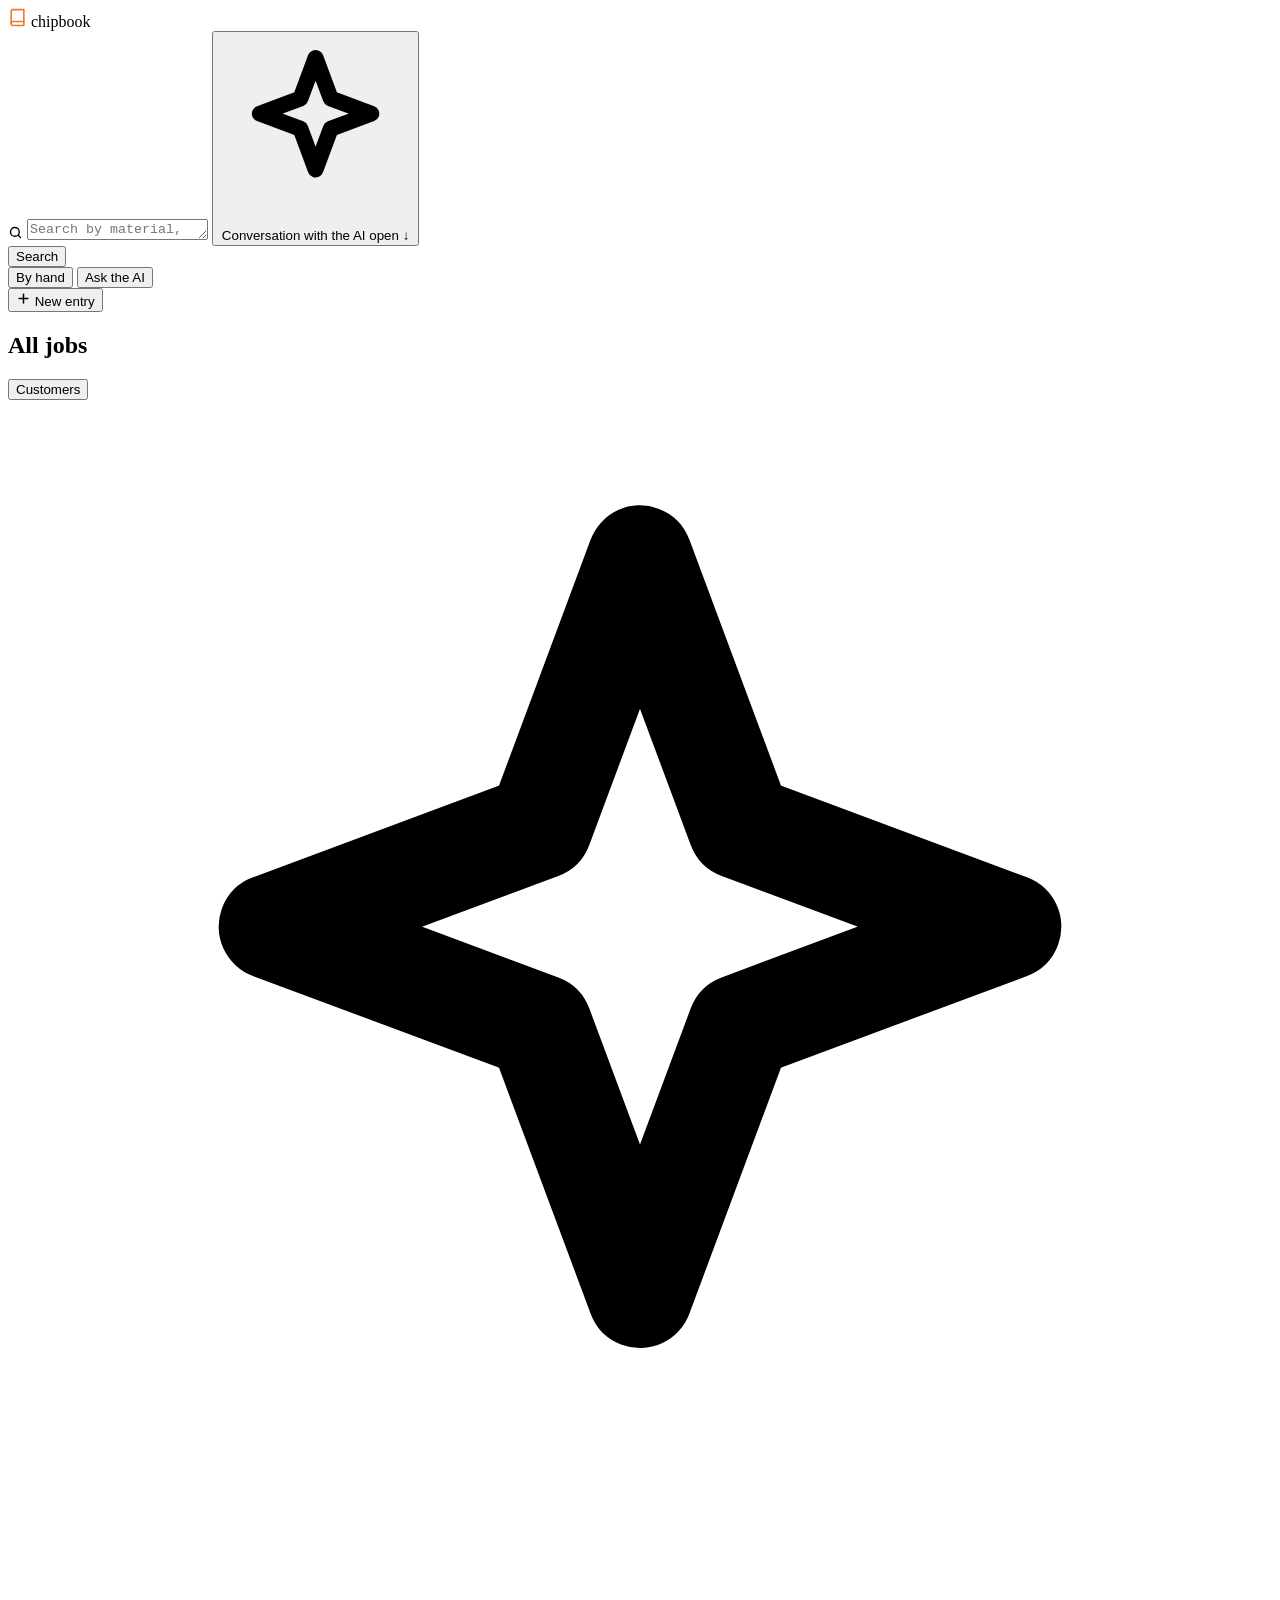
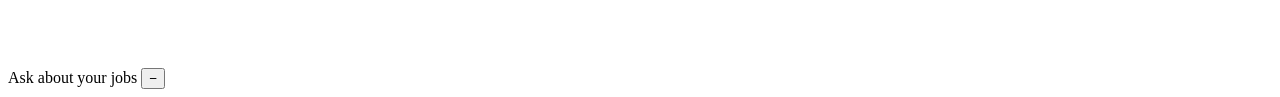
<file: src/chipbook/web/index.html>
<!DOCTYPE html>
<html lang="en">
<head>
<meta charset="utf-8">
<meta name="viewport" content="width=device-width, initial-scale=1">
<title>chipbook</title>
<!-- The icon in the browser tab. The same file as the desktop shortcut
icon, served by the server - one source, so that two images of the same
program never drift apart. -->
<link rel="icon" type="image/x-icon" href="/favicon.ico">
<!-- THE ICON ON THE PHONE HOME SCREEN.
An iPhone does not read .ico and without this one line shows A SCREENSHOT
OF THE PAGE instead of the mark. Android takes the icon from the
description file below. Both point at the same image, pulled out of
chipbook.ico - one drawing, one source. -->
<link rel="apple-touch-icon" href="__ICON__">
<meta name="color-scheme" content="light">
<link rel="manifest" href="/manifest.json">
<!-- Opening full screen, with no address bar - "like a normal app". -->
<meta name="apple-mobile-web-app-capable" content="yes">
<meta name="mobile-web-app-capable" content="yes">
<meta name="apple-mobile-web-app-title" content="chipbook">
<meta name="apple-mobile-web-app-status-bar-style" content="black-translucent">
<meta name="theme-color" content="#13161b">
<style>__STYLES__</style>
</head>
<body>

<header class="bar">
  <div class="brand" id="brand" role="button" tabindex="0"
       title="Back to the home screen">
    <svg width="19" height="19" viewBox="0 0 24 24" fill="none" stroke="#f0762e" stroke-width="2" stroke-linecap="round" stroke-linejoin="round">
      <path d="M4 19.5A2.5 2.5 0 0 1 6.5 17H20"></path>
      <path d="M6.5 2H20v20H6.5A2.5 2.5 0 0 1 4 19.5v-15A2.5 2.5 0 0 1 6.5 2z"></path>
    </svg>
    <span>chipbook</span>
  </div>

  <div class="searchbox">
    <div class="field-wrap">
      <svg width="15" height="15" viewBox="0 0 24 24" fill="none" stroke="currentColor" stroke-width="2.2" stroke-linecap="round">
        <circle cx="11" cy="11" r="7"></circle><path d="M20 20l-3.6-3.6"></path>
      </svg>
      <textarea id="search-field" rows="1" autocomplete="off" spellcheck="false"
                placeholder="Search by material, tool, notes…"></textarea>
      <!-- THE CONVERSATION BAR IN PLACE OF THE SEARCH FIELD. Visible only in
      AI mode, because there the search field does nothing anyway. It says
      what you are talking about and how many questions have been asked;
      a click opens the window. -->
      <button type="button" class="bar-ai" id="bar-ai">
        <svg class="spark" viewBox="0 0 24 24" fill="none" stroke="currentColor"
             stroke-width="2" stroke-linecap="round" stroke-linejoin="round">
          <path d="M12 3l1.9 5.1L19 10l-5.1 1.9L12 17l-1.9-5.1L5 10l5.1-1.9z"></path>
        </svg>
        <span class="what" id="ai-what">Conversation with the AI</span>
        <span class="count" id="ai-count"></span>
        <span class="back" id="ai-back">open ↓</span>
      </button>
    </div>
    <button type="button" class="btn-search" id="btn-search">Search</button>
  </div>

  <div class="modes" id="modes">
    <button type="button" data-mode="manual" class="chosen">By hand</button>
    <button type="button" data-mode="ai">Ask the AI</button>
  </div>

  <div class="bar-right">
    <span class="counter" id="counter"></span>
    <!-- THE VERSION NUMBER WAS TAKEN OFF THE BAR on request - it took up
    room and said nothing to somebody who is simply working. It STAYS in
    the program: the server still gives it in /api/status, and the update
    script prints "it was 1, it is 2". All that changed is that it does
    not stand in view. -->
    <!-- The address that gets typed into the phone. It stands in the
    window, because since the program starts from an icon there is no
    black window with this text. The figures alone, with no caption -
    the caption is in the tooltip. Visible only on the computer the
    program runs on. -->
    <span class="counter phone-address" id="phone-address" hidden
          title="type this address into the browser on your phone"></span>
    <!-- The code is permanent - the phone types it once. This button serves
    to CUT OFF: it draws the code anew and every phone has to identify
    itself again. It is not for daily clicking. -->
    <button class="btn btn-small" id="btn-new-code" hidden
            title="draw a new code - every phone will have to type it again">New code</button>
    <button class="btn btn-accent" id="btn-new">
      <svg width="15" height="15" viewBox="0 0 24 24" fill="none" stroke="currentColor" stroke-width="2.4" stroke-linecap="round"><path d="M12 5v14M5 12h14"></path></svg>
      New entry
    </button>
  </div>
</header>

<div class="bar-alert" id="alarm" hidden></div>

<main>
  <section class="panel col-list">
    <div class="heading-panel">
      <!-- THE ARROW BACK TO THE CUSTOMER LIST. Without it a mistake in
      choosing a customer cost two clicks and a detour through every job:
      "All jobs", then "Customers" again. Going back is to be going back,
      and not going out and coming in afresh. -->
      <button type="button" class="btn btn-quiet" id="btn-back-customers"
              title="Back to the customer list" hidden
              aria-label="Back to the customer list">&#8592;</button>
      <h2 id="list-heading">All jobs</h2>
      <span class="count" id="results-count"></span>
      <!-- CUSTOMERS. Not a separate page, but a second face of the same list:
      you click "Customers", you see the customers, you click one - you are
      back at the entries, but only theirs. A separate page would make you
      go back to the list after every choice. -->
      <button type="button" class="btn btn-quiet" id="btn-customers"
              title="Show the customer list">Customers</button>
    </div>
    <div id="correction" class="correction" hidden></div>
    <div class="list" id="list"></div>
  </section>

  <section class="panel col-detail" id="right-column"></section>

  <!-- THE AI CONVERSATION WINDOW. Until this change the chat sat
  permanently in the left column, above the list, and pushed it down.
  Now it is a window of its own: it folds away with a click beside it
  and comes back with a click on the bar in the beam. Thanks to that
  the jobs can be browsed WITHOUT breaking off the conversation - that
  was asked for outright.
  EVERY IDENTIFIER INSIDE STAYS AS IT WAS - only the parent changed. -->
  <div class="ai-window" id="ai-window">
    <div class="heading-ai">
      <span class="title">
        <svg class="spark" viewBox="0 0 24 24" fill="none" stroke="currentColor"
             stroke-width="2" stroke-linecap="round" stroke-linejoin="round">
          <path d="M12 3l1.9 5.1L19 10l-5.1 1.9L12 17l-1.9-5.1L5 10l5.1-1.9z"></path>
        </svg>
        Ask about your jobs
      </span>
      <button type="button" class="collapse" id="btn-collapse-ai"
              title="Fold the conversation away (Esc)" aria-label="Fold the conversation away">&#8722;</button>
    </div>
    <div id="chat" class="chat" hidden>
      <!-- THE "TALKING ABOUT:" BAR. It shows which job further questions go
      to. The cross takes the pinning off and leaves the bubbles - for
      clearing the conversation there is "Start over". -->
      <div id="bar-conversation" class="bar-conversation" hidden></div>
      <div id="answer-ai" class="answer-ai" hidden></div>
      <div id="chat-field" class="chat-field" hidden>
        <textarea id="chat-input" rows="2" spellcheck="false"
                  placeholder="Write it in your own words…"></textarea>
        <button type="button" id="chat-send">Send</button>
        <button type="button" id="chat-new" class="quiet"
                title="Start over, with no memory of the earlier questions">Start over</button>
      </div>
    </div>
  </div>
</main>

<!-- THE GATE FOR THE PHONE. It appears only when the page arrived with
no token, that is from a device other than the laptop. -->
<div class="gate" id="gate" hidden>
  <div class="gate-box">
    <h2>Type the code</h2>
    <p>On the computer, in the chipbook window, click the
       <b>New code</b> button at the top right - six digits will
       appear. You type them once and the phone remembers them.</p>
    <input id="gate-code" type="text" inputmode="numeric" maxlength="6"
           autocomplete="off" placeholder="000000">
    <button type="button" id="gate-ok">Enter</button>
    <div class="gate-error" id="gate-error"></div>
  </div>
</div>

<div class="toast" id="toast"></div>

<script>__SCRIPT__</script>
</body>
</html>
</file>
